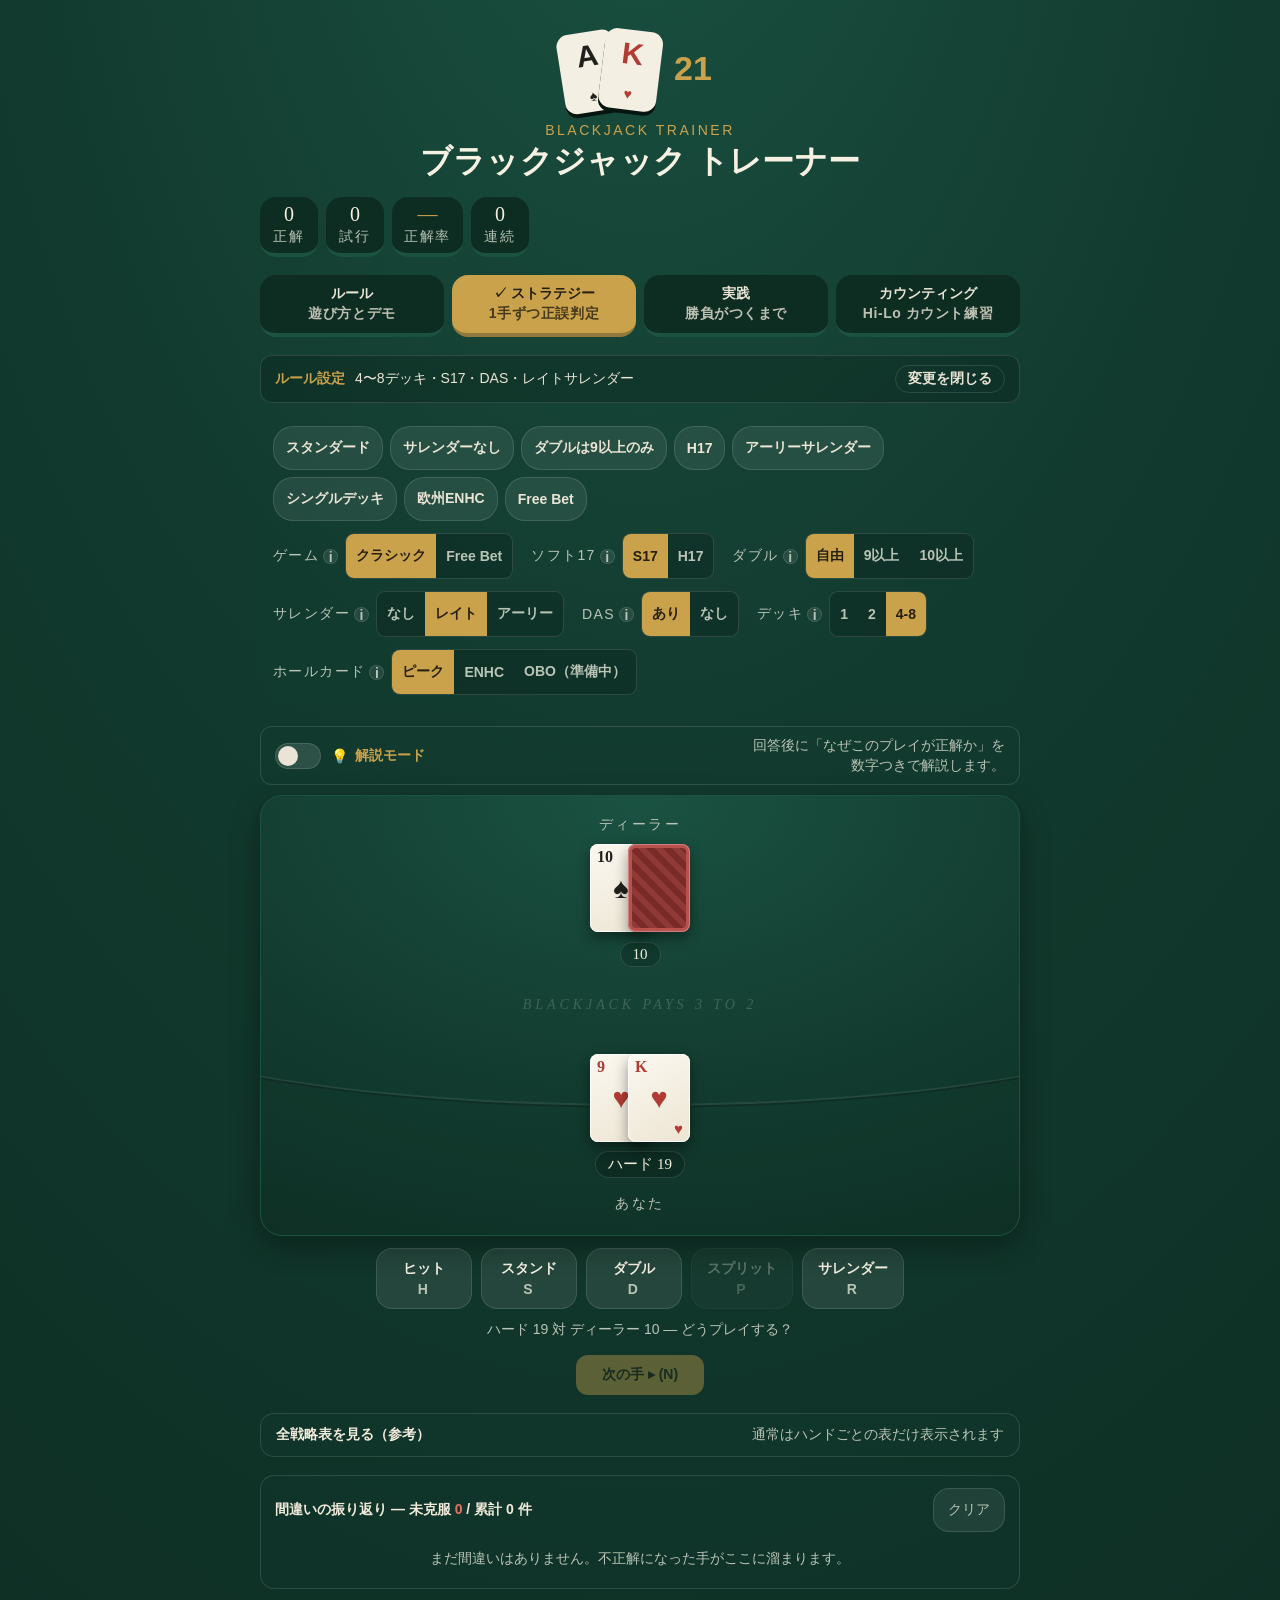
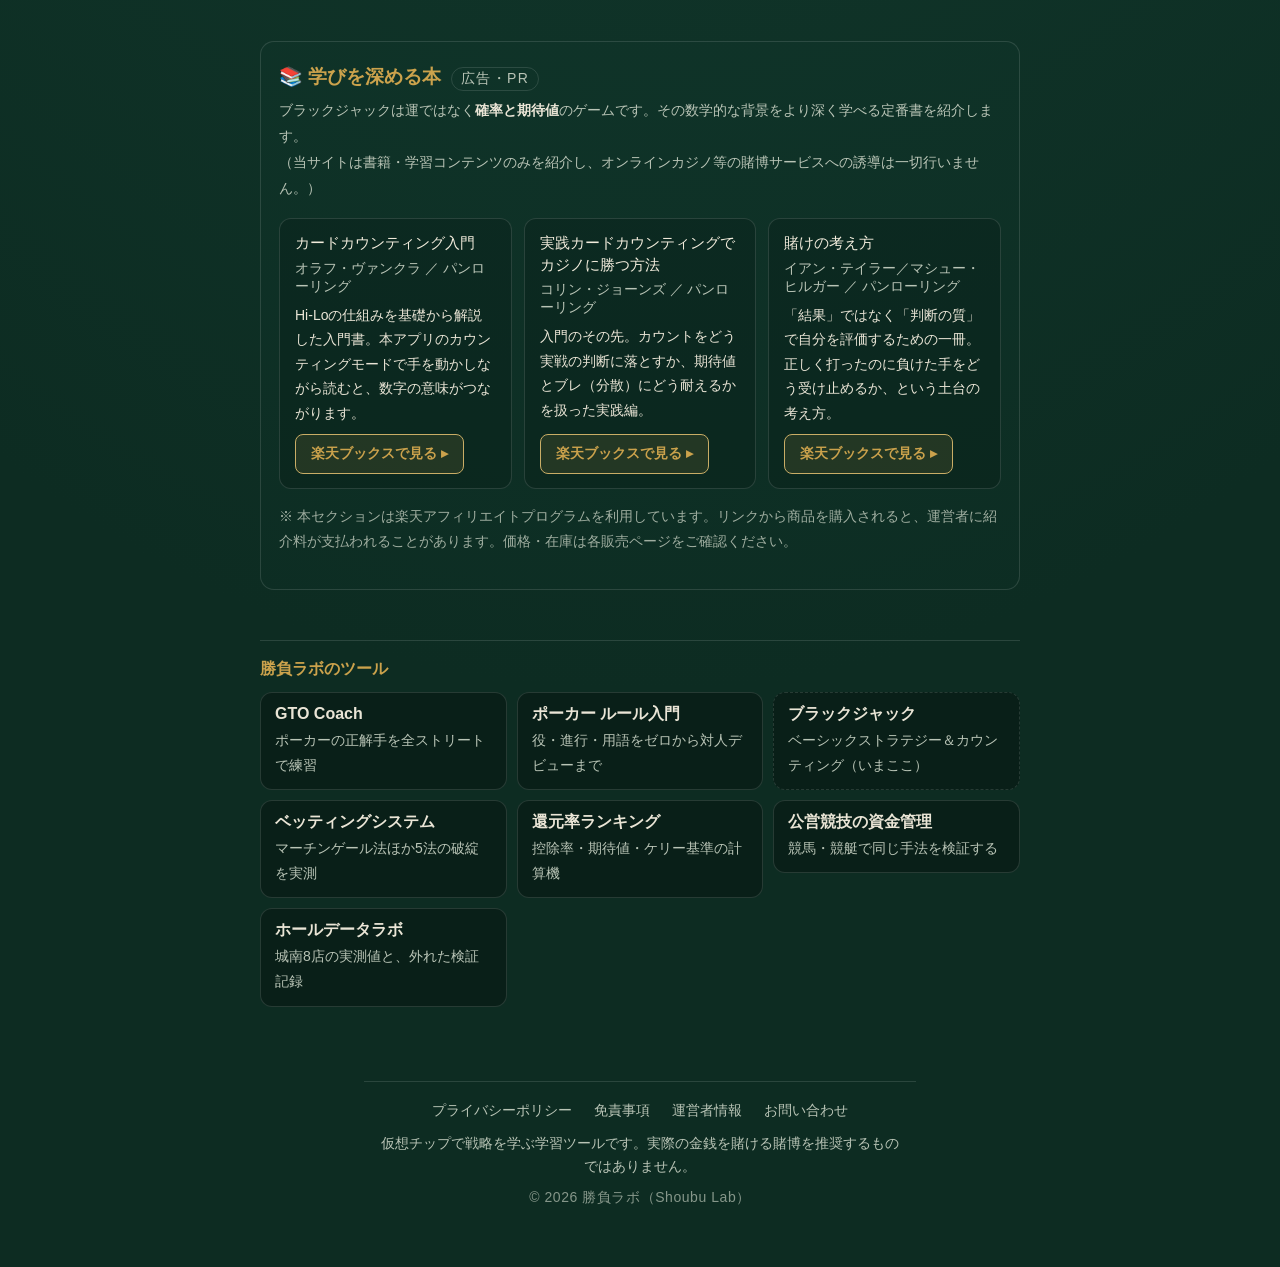
<file: index.html>
<!doctype html>
<html lang="ja">
<head>
<meta charset="utf-8">
<meta name="viewport" content="width=device-width, initial-scale=1">
<title>ブラックジャック トレーナー — 基本戦略＆カードカウンティング練習 | 勝負ラボ</title>
<meta name="description" content="ブラックジャックの基本戦略（ベーシックストラテジー）とカードカウンティングを無料で練習できる学習ツール。ルール別の戦略表、1手ごとの正誤判定と解説、勝負がつくまでの実践モード、間違いの振り返り付き。仮想チップで学ぶ練習用です。">
<meta name="robots" content="index,follow">
<link rel="canonical" href="https://bj.shoubu-lab.com/">
<meta name="theme-color" content="#123a2e">
<meta property="og:type" content="website">
<meta property="og:title" content="ブラックジャック トレーナー — 基本戦略＆カウンティング練習">
<meta property="og:image" content="https://bj.shoubu-lab.com/og_bj.jpg">
<meta property="og:image:width" content="1200">
<meta property="og:image:height" content="630">
<meta name="twitter:image" content="https://bj.shoubu-lab.com/og_bj.jpg">
<meta property="og:description" content="無料で使えるブラックジャック基本戦略・カウンティングの学習ツール。仮想チップで戦略を学ぶ練習用です。">
<meta property="og:site_name" content="勝負ラボ">
<style>
  :root{
    --felt:#123a2e; --felt-2:#0d2c22; --felt-line:#1c5240; --felt-hi:#1a5241;
    --ivory:#f4efe3; --card-ink:#20201d; --card-red:#b23b34;
    --ink:#eae5d6; --ink-dim:#a7b3a4;
    --gold:#cba24c; --gold-dim:#8f7a3c;
    --good:#2f7d49; --good-hi:#5ec37e;
    --bad:#a93a2e; --bad-hi:#e07567;
    --cell-h:#2f7d5b; --cell-s:#b1463a; --cell-d:#c99a3c; --cell-p:#6f5aa6; --cell-r:#5f6b6a;
    --panel:#16473818; --border:#ffffff1f;
    --shadow:0 10px 30px #00000055;
    --serif:"Iowan Old Style","Palatino Linotype",Palatino,Georgia,"Times New Roman",serif;
    --ui:-apple-system,BlinkMacSystemFont,"Segoe UI",Roboto,"Helvetica Neue",Arial,sans-serif;
    --mono:ui-monospace,"SF Mono",Menlo,Consolas,monospace;
  }
  *{box-sizing:border-box}
  body{margin:0}
  .app{
    min-height:100vh;
    background:radial-gradient(120% 90% at 50% -10%, #1a5241 0%, var(--felt) 42%, var(--felt-2) 100%);
    color:var(--ink); font-family:var(--ui); padding:22px 16px 60px;
    display:flex; flex-direction:column; align-items:center; gap:18px;
  }
  .wrap{width:100%; max-width:760px; display:flex; flex-direction:column; gap:18px}

  header.hd{display:flex; align-items:flex-end; justify-content:space-between; gap:16px; flex-wrap:wrap}
  .title{display:flex; flex-direction:column; gap:2px}
  .title h1{font-family:var(--serif); font-weight:600; margin:0; font-size:clamp(20px,3.4vw,28px); letter-spacing:.3px; color:#f6f1e2}
  .title .sub{font-size:11px; letter-spacing:.18em; text-transform:uppercase; color:var(--gold)}
  .stats{display:flex; gap:8px}
  .stat{background:var(--panel); border:1px solid var(--border); border-radius:12px; padding:7px 12px; text-align:center; min-width:58px}
  .stat .n{font-family:var(--serif); font-size:20px; font-variant-numeric:tabular-nums; color:#f6f1e2; line-height:1}
  .stat .l{font-size:9.5px; letter-spacing:.12em; text-transform:uppercase; color:var(--ink-dim); margin-top:4px}
  .stat .n.acc{color:var(--gold)}

  /* mode tabs */
  .modetabs{display:flex; gap:8px; background:#00000026; border:1px solid var(--border); border-radius:12px; padding:5px}
  .modetabs button{flex:1; appearance:none; border:0; background:transparent; color:var(--ink-dim); font-family:var(--ui); font-weight:700; font-size:14px; padding:10px; border-radius:8px; cursor:pointer; transition:background .15s,color .15s}
  .modetabs button[aria-selected="true"]{background:var(--gold); color:#241f10}
  .modetabs button .s{display:block; font-size:10px; font-weight:600; letter-spacing:.04em; opacity:.8; margin-top:2px}

  /* rules bar */
  .rules{background:var(--panel); border:1px solid var(--border); border-radius:14px; padding:11px 13px; display:flex; flex-wrap:wrap; gap:12px 18px; align-items:center}
  .rgroup{display:flex; align-items:center; gap:7px}
  .rgroup > .lab{font-size:10px; letter-spacing:.1em; text-transform:uppercase; color:var(--ink-dim); display:inline-flex; align-items:center; gap:1px}
  .info{position:relative; appearance:none; padding:0; margin-left:3px; width:15px; height:15px; flex:0 0 auto;
    border:1px solid var(--border); background:#ffffff14; color:var(--ink-dim); border-radius:50%;
    font-family:var(--ui); font-size:10px; font-weight:700; line-height:1; cursor:pointer; transition:background .15s,color .15s}
  .info:hover,.info:focus-visible,.info.open{background:var(--gold); color:#241f10; border-color:var(--gold); outline:none}
  .info .tip{display:none; position:absolute; left:50%; top:calc(100% + 9px); transform:translateX(-50%);
    width:min(300px,74vw); background:#0b241c; border:1px solid var(--gold-dim); border-radius:10px; padding:10px 12px;
    font-size:11.5px; font-weight:500; line-height:1.65; color:var(--ink); text-align:left; text-transform:none;
    letter-spacing:0; white-space:normal; z-index:60; box-shadow:0 10px 26px #000000a0}
  .info .tip::before{content:""; position:absolute; left:calc(50% + var(--arrow-dx,0px)); top:-5px; transform:translateX(-50%) rotate(45deg);
    width:8px; height:8px; background:#0b241c; border-left:1px solid var(--gold-dim); border-top:1px solid var(--gold-dim)}
  .info:hover .tip,.info:focus-visible .tip,.info.open .tip{display:block}
  .info .tip b{color:var(--gold)}
  .seg{display:inline-flex; background:#0000002e; border:1px solid var(--border); border-radius:9px; overflow:hidden}
  .seg button{appearance:none; border:0; background:transparent; color:var(--ink-dim); font-family:var(--ui); font-size:12px; font-weight:600; padding:6px 10px; cursor:pointer; transition:background .15s,color .15s}
  .seg button[aria-pressed="true"]{background:var(--gold); color:#241f10}
  .seg button:hover:not([aria-pressed="true"]){color:var(--ink)}
  .fbnote{display:none; font-size:12px; line-height:1.55; color:var(--ink-dim); background:#cba24c14; border:1px solid #cba24c44; border-radius:12px; padding:10px 14px}
  .fbnote b{color:var(--gold)}
  .presets{display:flex; gap:7px; flex-wrap:wrap; width:100%}
  .preset{appearance:none; cursor:pointer; font-family:var(--ui); font-size:11.5px; font-weight:600; color:var(--ink); background:#ffffff14; border:1px solid var(--border); border-radius:20px; padding:5px 12px; transition:background .15s,border-color .15s}
  .preset:hover{background:#ffffff26; border-color:var(--gold-dim)}

  /* felt casino table (vertical) */
  .felt{
    background:radial-gradient(120% 130% at 50% 0%, var(--felt-hi) 0%, var(--felt) 55%, var(--felt-2) 100%);
    border:1px solid var(--felt-line); border-radius:22px; box-shadow:var(--shadow);
    padding:20px 18px 22px; position:relative; overflow:hidden;
    display:flex; flex-direction:column; align-items:center; gap:6px;
  }
  .zone{display:flex; flex-direction:column; align-items:center; gap:8px; width:100%; z-index:1}
  .rlabel{font-size:10.5px; letter-spacing:.18em; text-transform:uppercase; color:var(--ink-dim)}
  .table-mid{position:relative; width:100%; height:60px; display:flex; align-items:center; justify-content:center; margin:2px 0}
  .table-mid::before{content:""; position:absolute; left:50%; top:50%; transform:translate(-50%,-50%); width:150%; height:200px; border-bottom:2px solid #ffffff14; border-radius:50%; box-shadow:0 2px 0 #00000030}
  .table-mid .arc{font-family:var(--serif); font-style:italic; letter-spacing:.28em; font-size:11px; color:#ffffff2e; text-transform:uppercase}
  .cards{display:flex; min-height:92px; align-items:center}
  .cards .card:not(:first-child){margin-left:-24px}
  .handtag{font-family:var(--serif); font-size:15px; color:#f2ecdc; background:#00000030; border:1px solid var(--border); padding:3px 12px; border-radius:20px}
  .phands{display:flex; gap:12px; flex-wrap:wrap; justify-content:center; width:100%}
  .phand{display:flex; flex-direction:column; align-items:center; gap:7px; padding:8px 10px; border-radius:14px;
    border:1px solid transparent; transition:border-color .15s, background .15s}
  .phand.active{border-color:var(--gold); background:#cba24c14; box-shadow:0 0 0 1px #cba24c33}
  .phands.multi .card{width:48px; height:68px}
  .phands.multi .card .rk{font-size:13px; top:4px; left:5px}
  .phands.multi .card .mid{font-size:22px}
  .phands.multi .card .st{font-size:12px; bottom:3px; right:5px}
  .phands.multi .cards .card:not(:first-child){margin-left:-18px}
  .phands.multi .handtag{font-size:12.5px; padding:2px 9px}
  .rbadge{font-size:10.5px; font-weight:800; letter-spacing:.1em; padding:3px 11px; border-radius:20px}
  .rbadge.win{background:var(--good); color:#eafff0}
  .rbadge.lose{background:var(--bad); color:#fff0ee}
  .rbadge.push{background:#5f6b6a; color:#f0f2f0}
  .rbadge.surr{background:#4a5250; color:#d8ddda}
  .r-win{color:var(--good-hi)} .r-lose{color:var(--bad-hi)} .r-push,.r-surr{color:var(--ink-dim)}

  .card{width:62px; height:88px; border-radius:8px; background:linear-gradient(150deg,#fbf8f0,#ede5d3); color:var(--card-ink); box-shadow:0 6px 14px #0006, inset 0 0 0 1px #ffffffcc; position:relative; font-family:var(--serif); flex:0 0 auto}
  .card .rk{position:absolute; top:5px; left:7px; font-size:16px; font-weight:600; line-height:1}
  .card .st{position:absolute; bottom:4px; right:7px; font-size:15px}
  .card .mid{position:absolute; inset:0; display:flex; align-items:center; justify-content:center; font-size:29px}
  .card.red{color:var(--card-red)}
  .card.back{background:repeating-linear-gradient(45deg,#7a2b28,#7a2b28 6px,#8f3a36 6px,#8f3a36 12px); box-shadow:0 6px 14px #0006, inset 0 0 0 1px #ffffff44, inset 0 0 0 4px #b9524d}
  .card.big{width:96px; height:136px}
  .card.big .rk{font-size:24px; top:8px; left:11px}
  .card.big .mid{font-size:48px}
  .card.big .st{font-size:22px; bottom:7px; right:11px}
  /* ===== スマホ最適化（メイン端末） ===== */
  @media (max-width:560px){
    .app{padding:14px 10px 46px; gap:14px}
    .wrap{gap:14px}
    header.hd{gap:10px}
    .stats{gap:6px; width:100%}
    .stat{flex:1; min-width:0; padding:6px 4px}
    .stat .n{font-size:18px}
    .stat .l{font-size:9px; letter-spacing:.06em}

    /* タブ：副題を隠して1行に収める（折り返し防止） */
    .modetabs{gap:3px; padding:4px}
    .modetabs button{padding:11px 2px; font-size:12px; line-height:1.2; letter-spacing:-.02em; white-space:nowrap}
    .modetabs button .s{display:none}
    .psummary{gap:6px}
    .psummary .pcell{min-width:0; padding:8px 4px}
    .psummary .pcell .pn{font-size:18px}
    .psummary .pcell .pl{font-size:9px; letter-spacing:0}

    /* タップ標的を指のサイズへ（44px目安） */
    .seg button{min-height:42px; padding:0 14px; font-size:13px}
    .preset{min-height:40px; padding:0 15px; font-size:12.5px}
    .dchip{min-height:40px; padding:0 15px; font-size:12.5px}
    .info{width:24px; height:24px; font-size:12px; margin-left:5px}
    .act{min-height:60px; font-size:14px; padding:11px 10px; min-width:0; flex:1 1 30%}
    .next{min-height:48px; width:100%; padding:11px 20px; font-size:15px}
    .tag{min-height:52px}

    /* 余白を詰めて本文の横幅を稼ぐ */
    .rules{padding:10px; gap:10px 12px}
    .rsec{padding:15px 14px}
    .rsec h3{font-size:17.5px}
    .rsec p,.keypt{font-size:14px; line-height:1.85}
    .felt{padding:16px 10px 18px}
    .demofelt{padding:16px 8px}
    .demohead{padding:12px 12px; gap:7px}
    .demohead h3{width:100%; margin-right:0; margin-bottom:2px}
    .dbar{padding:12px; gap:9px}
    .dnote{font-size:14px; padding:13px 14px}
    .review,.countpanel .hilo,.cControls{padding:12px}
    .expbar{padding:9px 11px; gap:9px}
    .expbar .sub{font-size:10px}
    .explain{padding:14px 14px}
    .explain .eh{font-size:16px; flex-wrap:wrap; gap:6px}
    .explain li{font-size:14px}
    .explain .proceed{min-height:48px}

    /* 戦略表：横スクロールで潰さない */
    .full .inner{overflow-x:auto}
    .ctable{min-width:330px}
  }
  @media (prefers-reduced-motion:no-preference){
    .deal{animation:deal .3s cubic-bezier(.2,.8,.3,1) both}
    @keyframes deal{from{opacity:0; transform:translateY(-12px) rotate(-4deg)} to{opacity:1; transform:none}}
    .pop{animation:pop .18s ease both}
    @keyframes pop{from{opacity:0; transform:scale(.9)} to{opacity:1; transform:none}}
  }

  .actions{display:flex; gap:9px; flex-wrap:wrap; justify-content:center; margin-top:12px}
  .act{appearance:none; cursor:pointer; font-family:var(--ui); font-weight:700; font-size:13.5px; color:#f4efe3; background:#ffffff16; border:1px solid var(--border); border-radius:12px; padding:11px 15px; min-width:96px; transition:transform .1s, background .15s, border-color .15s, opacity .15s}
  .act .key{display:block; font-size:9px; letter-spacing:.16em; color:var(--ink-dim); margin-top:3px; font-weight:600}
  .act:hover:not(:disabled){background:#ffffff2b; border-color:var(--gold-dim)}
  .act:active:not(:disabled){transform:translateY(1px)}
  .act:disabled{opacity:.32; cursor:not-allowed}
  .act.correct{background:var(--good); border-color:var(--good-hi); color:#eafff0}
  .act.wrong{background:var(--bad); border-color:var(--bad-hi); color:#fff0ee}
  .act.reveal{outline:2px solid var(--good-hi); outline-offset:2px}

  .feedback{min-height:24px; text-align:center; font-size:14px; display:flex; flex-direction:column; gap:4px; align-items:center; margin-top:12px}
  .feedback .verdict{font-family:var(--serif); font-size:19px}
  .feedback .verdict.ok{color:var(--good-hi)}
  .feedback .verdict.no{color:var(--bad-hi)}
  .feedback .detail{color:var(--ink-dim); font-size:13px}
  .feedback .detail b{color:var(--gold)}

  /* 解説モード */
  .expbar{display:flex; align-items:center; gap:10px; background:var(--panel); border:1px solid var(--border);
    border-radius:12px; padding:9px 14px; margin-bottom:10px}
  .expbar .lead{font-size:12.5px; color:var(--ink); display:flex; align-items:center; gap:7px}
  .expbar .lead b{color:var(--gold)}
  .expbar .sub{font-size:11px; color:var(--ink-dim); margin-left:auto; text-align:right; line-height:1.4}
  .switch{position:relative; width:46px; height:26px; flex:0 0 auto; cursor:pointer}
  .switch input{position:absolute; opacity:0; width:100%; height:100%; margin:0; cursor:pointer}
  .switch .track{position:absolute; inset:0; background:#ffffff1f; border:1px solid var(--border); border-radius:20px; transition:background .15s}
  .switch .knob{position:absolute; top:3px; left:3px; width:20px; height:20px; border-radius:50%; background:#e9e4d5; transition:transform .18s}
  .switch input:checked ~ .track{background:var(--gold)}
  .switch input:checked ~ .knob{transform:translateX(20px); background:#241f10}
  .switch input:focus-visible ~ .track{outline:2px solid var(--gold); outline-offset:2px}
  .explain{display:none; background:#cba24c10; border:1px solid var(--gold-dim); border-radius:14px;
    padding:15px 17px; margin-top:12px; text-align:left; width:100%}
  .explain.show{display:block; animation:fadeup .25s ease}
  @keyframes fadeup{from{opacity:0; transform:translateY(6px)}to{opacity:1; transform:none}}
  .explain .eh{font-family:var(--serif); font-size:16.5px; color:var(--gold); margin-bottom:9px; line-height:1.4;
    display:flex; align-items:baseline; gap:8px}
  .explain .eh .badge{font-family:var(--ui); font-size:10.5px; font-weight:800; letter-spacing:.08em;
    background:var(--gold); color:#241f10; padding:3px 9px; border-radius:20px; white-space:nowrap; flex:0 0 auto}
  .explain ul{list-style:none; display:flex; flex-direction:column; gap:8px; margin:0}
  .explain li{position:relative; padding-left:20px; font-size:13.5px; line-height:1.8; color:var(--ink)}
  .explain li::before{content:""; position:absolute; left:4px; top:11px; width:6px; height:6px; border-radius:50%;
    background:var(--gold); opacity:.7}
  .explain b{color:var(--gold)}
  .explain .em{color:var(--bad-hi); font-weight:700}
  .explain .counter{margin-top:11px; padding:10px 13px; background:#00000030; border-radius:10px;
    font-size:12.5px; line-height:1.7; color:var(--ink-dim)}
  .explain .counter b{color:#f0e6cf}
  .explain .proceed{margin-top:14px; appearance:none; cursor:pointer; font-family:var(--ui); font-weight:800;
    font-size:14px; color:#241f10; background:var(--gold); border:0; border-radius:10px; padding:11px 22px; width:100%}

  /* 実践セッション */
  .psession{background:var(--panel); border:1px solid var(--border); border-radius:14px; padding:14px 16px; margin-top:16px; display:flex; flex-direction:column; gap:12px}
  .psummary{display:flex; gap:10px; flex-wrap:wrap}
  .psummary .pcell{flex:1; min-width:78px; background:#00000030; border:1px solid var(--border); border-radius:11px; padding:9px 10px; text-align:center}
  .psummary .pcell .pn{font-family:var(--serif); font-size:21px; font-variant-numeric:tabular-nums; color:#f6f1e2; line-height:1}
  .psummary .pcell .pl{font-size:10px; letter-spacing:.08em; color:var(--ink-dim); margin-top:5px}
  .psummary .pcell.acc .pn{color:var(--gold)}
  .psummary .pcell .wl{font-size:13px; margin-top:5px; color:var(--ink-dim)}
  .prev-head{display:flex; align-items:center; gap:10px; font-size:12.5px; color:var(--ink); flex-wrap:wrap}
  .prev-head b{color:var(--gold)}
  .pl-filter{display:inline-flex; align-items:center; gap:6px; font-size:12px; color:var(--ink-dim); cursor:pointer; user-select:none}
  .pl-filter input{width:16px; height:16px; accent-color:var(--gold); cursor:pointer}
  .prev-head .rev-clear{margin-left:auto}
  .plrow{display:flex; align-items:center; gap:9px; padding:9px 11px; border-radius:10px; background:#00000026; border:1px solid var(--border)}
  .plrow.ng{border-color:#b0483d55; background:#b0483d12}
  .plrow .mk{width:22px; height:22px; flex:0 0 auto; border-radius:50%; display:grid; place-items:center; font-size:12px; font-weight:800}
  .plrow.ok .mk{background:var(--good); color:#eafff0}
  .plrow.ng .mk{background:var(--bad); color:#fff0ee}
  .plrow .plhand{font-family:var(--serif); font-size:14px; color:#f2ecdc; min-width:0}
  .plrow .plact{margin-left:auto; font-size:12.5px; text-align:right; white-space:nowrap}
  .plrow .plact .you{color:var(--ink-dim)}
  .plrow.ng .plact .cor{color:var(--good-hi); font-weight:700}
  .plrow .rnd{font-size:10px; color:var(--ink-dim); letter-spacing:.06em}

  /* situation-only strategy strip */
  .situation{display:none; flex-direction:column; align-items:center; gap:7px; margin-top:6px}
  .situation.show{display:flex}
  .situation .cap{font-size:11px; letter-spacing:.1em; text-transform:uppercase; color:var(--gold)}
  table.sc{border-collapse:separate; border-spacing:3px; font-variant-numeric:tabular-nums}
  table.sc th, table.sc td{width:30px; height:26px; text-align:center; font-size:12px; font-weight:700; border-radius:5px; color:#f4efe3}
  table.sc th{color:var(--ink-dim); font-weight:600; background:transparent; font-size:11px}
  table.sc td[data-a="H"]{background:var(--cell-h)} table.sc td[data-a="S"]{background:var(--cell-s)}
  table.sc td[data-a="D"]{background:var(--cell-d); color:#241f10} table.sc td[data-a="P"]{background:var(--cell-p)}
  table.sc td[data-a="R"]{background:var(--cell-r)}
  table.sc td.hl{outline:3px solid #fff; outline-offset:-1px; box-shadow:0 0 0 2px #000, 0 0 12px #ffffffaa}
  .minilegend{display:flex; gap:10px; flex-wrap:wrap; font-size:10.5px; color:var(--ink-dim); justify-content:center}
  .minilegend i{width:11px; height:11px; border-radius:3px; display:inline-block; vertical-align:-1px; margin-right:4px}
  .situation .cap b{color:#f6f1e2}
  .situation .scwrap{overflow-x:auto; max-width:100%; padding:2px 0}

  /* mistake review */
  .review{background:var(--panel); border:1px solid var(--border); border-radius:14px; padding:12px 14px; margin-top:18px; display:flex; flex-direction:column; gap:10px}
  .rev-head{display:flex; justify-content:space-between; align-items:center; font-size:13px; color:#f2ecdc; font-weight:600; gap:10px; flex-wrap:wrap}
  .rev-head b{color:var(--bad-hi); font-variant-numeric:tabular-nums}
  .rev-clear{appearance:none; cursor:pointer; font-size:11px; color:var(--ink-dim); background:#ffffff12; border:1px solid var(--border); border-radius:16px; padding:5px 12px}
  .rev-clear:hover{color:var(--ink)}
  .rev-list{display:flex; flex-direction:column; gap:7px}
  .rev-empty{font-size:12px; color:var(--ink-dim); text-align:center; padding:8px}
  .rev-item{display:flex; align-items:center; gap:10px; flex-wrap:wrap; background:#00000026; border:1px solid var(--border); border-radius:10px; padding:8px 11px; font-size:12.5px}
  .rev-item.done{opacity:.5}
  .rev-hand{font-family:var(--serif); color:#f2ecdc; min-width:120px}
  .rev-ans{color:var(--ink-dim); margin-right:auto}
  .rev-ans b.no{color:var(--bad-hi)} .rev-ans b.ok{color:var(--good-hi)}
  .rev-ctx{font-size:10.5px; color:var(--ink-dim); font-family:var(--mono)}
  .rev-retry{appearance:none; cursor:pointer; font-size:11.5px; font-weight:700; color:#241f10; background:var(--gold); border:0; border-radius:16px; padding:6px 14px}
  .rev-retry:hover{filter:brightness(1.07)}
  .rev-retry:disabled{background:#3f9b5b; color:#eafff0; cursor:default}

  .nextbar{display:flex; justify-content:center; margin-top:10px}
  .next{appearance:none; cursor:pointer; font-family:var(--ui); font-weight:700; font-size:14px; color:#241f10; background:var(--gold); border:0; border-radius:12px; padding:11px 26px; transition:filter .15s, opacity .15s}
  .next:hover{filter:brightness(1.07)} .next:disabled{opacity:.4; cursor:default}

  details.full{background:var(--panel); border:1px solid var(--border); border-radius:14px; overflow:hidden}
  details.full summary{cursor:pointer; list-style:none; padding:12px 15px; font-weight:600; font-size:13px; color:#f2ecdc; display:flex; justify-content:space-between}
  details.full summary::-webkit-details-marker{display:none}
  details.full summary .hint{font-size:11px; color:var(--ink-dim); font-weight:500}
  .fullbody{padding:4px 14px 16px; overflow-x:auto}
  .fullcols{display:flex; flex-direction:column; gap:14px}
  .ctitle{font-size:10.5px; letter-spacing:.12em; text-transform:uppercase; color:var(--gold); margin:2px 0 6px}

  /* counting mode */
  .hidden{display:none !important}
  /* ===== ルールモード ===== */
  .rulepanel{display:flex; flex-direction:column; gap:16px}
  .rsec{background:var(--panel); border:1px solid var(--border); border-radius:14px; padding:16px 18px}
  .rsec h3{font-family:var(--serif); font-size:19px; font-weight:600; color:var(--gold); margin-bottom:10px;
    display:flex; align-items:baseline; gap:9px}
  .rsec h3 .num{font-family:var(--ui); font-size:10px; font-weight:800; letter-spacing:.12em; color:var(--ink-dim);
    border:1px solid var(--border); border-radius:20px; padding:2px 8px}
  .rsec p{font-size:13.5px; line-height:1.85; color:var(--ink); margin-bottom:9px}
  .rsec p:last-child{margin-bottom:0}
  .rsec b{color:var(--gold)}
  .rsec .em{color:var(--bad-hi); font-weight:700}
  .rtable{width:100%; border-collapse:collapse; font-size:13px; margin:4px 0 10px}
  .rtable th,.rtable td{border:1px solid var(--border); padding:7px 10px; text-align:left; vertical-align:top}
  .rtable th{background:#00000030; color:var(--ink-dim); font-size:11px; letter-spacing:.06em; font-weight:700}
  .rtable td:first-child{white-space:nowrap; color:var(--gold); font-weight:700; width:1%}
  .rtwrap{overflow-x:auto}
  .keypt{background:#cba24c12; border-left:3px solid var(--gold); border-radius:0 8px 8px 0;
    padding:10px 13px; font-size:13px; line-height:1.75; color:var(--ink); margin-top:4px}
  .keypt b{color:var(--gold)}
  /* デモ */
  .demo{background:var(--panel); border:1px solid var(--border); border-radius:14px; overflow:hidden}
  .demohead{display:flex; flex-wrap:wrap; gap:8px; align-items:center; padding:13px 16px; border-bottom:1px solid var(--border)}
  .demohead h3{font-family:var(--serif); font-size:19px; color:var(--gold); margin-right:auto}
  .dchip{appearance:none; border:1px solid var(--border); background:#ffffff10; color:var(--ink-dim);
    font-family:var(--ui); font-size:11.5px; font-weight:700; padding:6px 12px; border-radius:20px; cursor:pointer;
    transition:background .15s,color .15s,border-color .15s}
  .dchip:hover{color:var(--ink); border-color:var(--gold-dim)}
  .dchip[aria-pressed="true"]{background:var(--gold); color:#241f10; border-color:var(--gold)}
  .demofelt{background:radial-gradient(ellipse at 50% 12%, #1d5f4a 0%, #144536 55%, #0e3328 100%);
    padding:20px 16px; display:flex; flex-direction:column; align-items:center; gap:14px; min-height:230px}
  .dzone{display:flex; flex-direction:column; align-items:center; gap:7px; width:100%}
  .dzone .rlabel{font-size:10px; letter-spacing:.22em; color:#ffffff66; text-transform:uppercase}
  .dhands{display:flex; gap:14px; flex-wrap:wrap; justify-content:center}
  .dhand{display:flex; flex-direction:column; align-items:center; gap:6px; padding:6px 8px; border-radius:12px;
    border:1px solid transparent}
  .dhand.on{border-color:var(--gold); background:#cba24c14}
  .demofelt .card{width:52px; height:74px}
  .demofelt .card .rk{font-size:14px; top:5px; left:6px}
  .demofelt .card .mid{font-size:24px}
  .demofelt .card .st{font-size:13px; bottom:4px; right:6px}
  .demofelt .cards .card:not(:first-child){margin-left:-14px}
  .dnote{background:#00000038; border:1px solid var(--border); border-radius:12px; padding:13px 16px;
    font-size:13.5px; line-height:1.8; color:var(--ink); min-height:64px}
  .dnote b{color:var(--gold)}
  .dnote .who{display:block; font-size:10px; letter-spacing:.14em; text-transform:uppercase; color:var(--ink-dim); margin-bottom:5px}
  .dbar{display:flex; gap:10px; align-items:center; padding:12px 16px; border-top:1px solid var(--border); flex-wrap:wrap}
  .dbtn{appearance:none; border:1px solid var(--gold-dim); background:var(--gold); color:#241f10;
    font-family:var(--ui); font-weight:800; font-size:13.5px; padding:10px 20px; border-radius:10px; cursor:pointer}
  .dbtn.ghost{background:transparent; color:var(--ink-dim); border-color:var(--border); font-weight:700}
  .dbtn:disabled{opacity:.4; cursor:default}
  .dprog{margin-left:auto; font-size:11.5px; color:var(--ink-dim); font-variant-numeric:tabular-nums}
  .dsteps{display:flex; gap:4px}
  .dsteps i{width:16px; height:3px; border-radius:2px; background:#ffffff2a; transition:background .2s}
  .dsteps i.on{background:var(--gold)}

  .countpanel{display:flex; flex-direction:column; gap:16px}
  .hilo{background:var(--panel); border:1px solid var(--border); border-radius:12px; padding:12px 15px; font-size:13px; line-height:1.6; color:var(--ink)}
  .hilo b{color:var(--gold)} .hilo .cv{font-family:var(--mono); font-weight:700; white-space:nowrap}
  .subtabs{display:flex; gap:7px}
  .subtabs button{flex:1; appearance:none; border:1px solid var(--border); background:#00000026; color:var(--ink-dim); font-family:var(--ui); font-weight:700; font-size:13px; padding:9px; border-radius:10px; cursor:pointer}
  .subtabs button[aria-selected="true"]{background:var(--felt-hi); color:#f4efe3; border-color:var(--gold-dim)}
  .cControls{display:flex; flex-wrap:wrap; gap:12px 18px; align-items:center; background:var(--panel); border:1px solid var(--border); border-radius:12px; padding:11px 14px}
  .cControls label{font-size:11px; letter-spacing:.08em; text-transform:uppercase; color:var(--ink-dim); display:flex; align-items:center; gap:8px}
  .cControls input[type=range]{accent-color:var(--gold)}
  .cControls .val{font-family:var(--mono); color:var(--gold); font-size:12px; min-width:34px}
  .chk{display:flex; align-items:center; gap:6px; font-size:12px; color:var(--ink); text-transform:none; letter-spacing:0}

  .fl0area{background:radial-gradient(120% 130% at 50% 0%, var(--felt-hi), var(--felt-2)); border:1px solid var(--felt-line); border-radius:20px; box-shadow:var(--shadow); min-height:210px; display:flex; flex-direction:column; align-items:center; justify-content:center; gap:14px; padding:22px}
  .flashcards{min-height:140px; display:flex; align-items:center; justify-content:center}
  .progress{font-size:12px; color:var(--ink-dim); font-variant-numeric:tabular-nums; letter-spacing:.05em}
  .tagbtns{display:flex; gap:10px; justify-content:center}
  .tag{appearance:none; cursor:pointer; font-family:var(--serif); font-weight:600; font-size:20px; color:#f4efe3; background:#ffffff16; border:1px solid var(--border); border-radius:12px; width:78px; padding:12px 0; transition:background .12s, transform .1s}
  .tag .k{display:block; font-family:var(--ui); font-size:9px; letter-spacing:.14em; color:var(--ink-dim); margin-top:2px}
  .tag:hover:not(:disabled){background:#ffffff2b} .tag:active:not(:disabled){transform:translateY(1px)} .tag:disabled{opacity:.35}
  .tag.correct{background:var(--good); color:#eafff0} .tag.wrong{background:var(--bad); color:#fff0ee}
  .countinput{display:flex; gap:8px; align-items:center; justify-content:center}
  .countinput input{width:88px; font-family:var(--mono); font-size:20px; text-align:center; padding:8px; border-radius:10px; border:1px solid var(--border); background:#00000040; color:#f6f1e2}
  .countinput input:focus{outline:2px solid var(--gold)}
  .btn{appearance:none; cursor:pointer; font-family:var(--ui); font-weight:700; font-size:14px; border:0; border-radius:12px; padding:11px 22px}
  .btn.gold{background:var(--gold); color:#241f10} .btn.gold:hover{filter:brightness(1.07)}
  .btn.ghost{background:#ffffff16; color:#f4efe3; border:1px solid var(--border)} .btn.ghost:hover{background:#ffffff2b}
  .btn:disabled{opacity:.4; cursor:default}
  .cfeed{min-height:24px; text-align:center; font-size:14px; color:var(--ink-dim)}
  .cfeed .verdict{font-family:var(--serif); font-size:18px} .cfeed .ok{color:var(--good-hi)} .cfeed .no{color:var(--bad-hi)}
  .cfeed b{color:var(--gold)}
  .cactions{display:flex; gap:10px; justify-content:center; flex-wrap:wrap}
  .foot{font-size:11px; color:var(--ink-dim); text-align:center}
  /* サイト共通フッター（法務ページ導線） */
  .sitefoot{max-width:760px; margin:34px auto 0; padding:20px 16px 0; border-top:1px solid var(--border); text-align:center}
  .sf-links{display:flex; gap:12px 22px; flex-wrap:wrap; justify-content:center; margin-bottom:12px}
  .sf-links a{color:var(--ink-dim); text-decoration:none; font-size:12.5px}
  .sf-links a:hover{color:var(--gold)}
  .sf-note{font-size:11.5px; color:var(--ink-dim); line-height:1.7; max-width:520px; margin:0 auto 10px}
  .sf-cw{font-size:11px; color:var(--ink-dim); opacity:.7; letter-spacing:.04em}
  /* 学びを深める本（アフィリエイト書籍紹介） */
  .books{max-width:760px; margin:34px auto 0; padding:22px 18px; background:var(--panel); border:1px solid var(--border); border-radius:14px}
  .books-head{display:flex; align-items:baseline; gap:10px; flex-wrap:wrap; margin-bottom:7px}
  .books-head h2{font-family:var(--serif); font-weight:600; font-size:19px; color:var(--gold); margin:0}
  .pr-badge{font-size:10px; letter-spacing:.1em; color:var(--ink-dim); border:1px solid var(--border); border-radius:20px; padding:2px 9px}
  .books-lead{font-size:13px; color:var(--ink-dim); line-height:1.85; margin:0 0 16px}
  .books-lead b{color:var(--ink)}
  .book-grid{display:grid; grid-template-columns:repeat(auto-fit,minmax(215px,1fr)); gap:12px}
  .book{display:flex; flex-direction:column; gap:5px; background:#00000026; border:1px solid var(--border); border-radius:12px; padding:14px 15px}
  .book .bt{font-family:var(--serif); font-size:15px; color:#f2ecdc; line-height:1.45}
  .book .ba{font-size:11px; color:var(--ink-dim)}
  .book .bd{font-size:12.5px; color:var(--ink); line-height:1.75; flex:1; margin:2px 0 4px}
  .book .bl{align-self:flex-start; display:inline-flex; align-items:center; min-height:40px; background:#cba24c1f; border:1px solid var(--gold-dim); color:var(--gold);
    text-decoration:none; font-weight:700; font-size:12.5px; padding:8px 15px; border-radius:8px; transition:background .15s,color .15s}
  .book .bl:hover{background:var(--gold); color:#241f10}
  .books-disc{font-size:10.5px; color:var(--ink-dim); opacity:.85; margin-top:15px; line-height:1.75}
  @media (max-width:560px){ .books{padding:18px 14px} .book-grid{grid-template-columns:1fr} }

/* J517: ルール設定を畳む（Wizard of Odds・BJ系トレーナーは卓が1画面目。設定は要約1行＋開いて変更） */
.rulefold{margin-bottom:10px}
.rulefold>summary{list-style:none;display:flex;align-items:center;gap:10px;flex-wrap:wrap;min-height:48px;padding:8px 14px;border:1px solid var(--border);border-radius:12px;background:#0000002e;cursor:pointer;font-family:var(--ui)}
.rulefold>summary::-webkit-details-marker{display:none}
.rulefold .rf-lab{font-weight:700;font-size:14px;color:var(--gold,#d4a94a)}
.rulefold .rf-cur{flex:1 1 auto;font-size:14px;color:var(--ink)}
.rulefold .rf-go{font-size:14px;font-weight:700;color:var(--ink);border:1px solid var(--border);border-radius:9999px;padding:4px 12px}
.rulefold[open] .rf-go::after{content:"を閉じる"}
.rulefold[open]>summary{margin-bottom:12px}
</style>
<!-- GA4 host-guard J347: 本番ホスト以外(localhost/pages.dev/プレビュー)では計測を送らない -->
<script>(function(){var w=window;w.dataLayer=w.dataLayer||[];w.gtag=function(){w.dataLayer.push(arguments);};if(!/(^|\.)shoubu-lab\.com$/.test(location.hostname))return;gtag('js',new Date());gtag('config','G-2VF02QTTNV');var s=document.createElement('script');s.async=true;s.src='https://www.googletagmanager.com/gtag/js?id=G-2VF02QTTNV';document.head.appendChild(s);})();</script>
<!-- 外部（収益先）離脱クリック計測。正本＝~/Desktop/claude/tools/oc_shared.js -->
<script src="/oc.js" defer></script>
<style>
/* === 勝負ラボ 共通ツールナビ (SL-TOOLS-NAV v1) === */
.sl-tools{
  --slt-ink:var(--text,var(--ink,var(--txt,var(--d-text,#eef2ff))));
  --slt-sub:var(--sub,var(--ink-dim,var(--d-text-muted,#8b96c9)));
  --slt-line:var(--border,var(--line,var(--d-line,#2a3566)));
  --slt-acc:var(--gold,var(--warn,#ffd23e));
  margin:32px 0 20px;padding:18px 0 2px;
  border-top:1px solid var(--slt-line);
}
.sl-tools__lead{margin:0 0 12px;padding:0;font-size:16px;font-weight:700;line-height:1.3;color:var(--slt-acc);}
.sl-tools__list{list-style:none;margin:0;padding:0;display:grid;gap:10px;grid-template-columns:repeat(auto-fit,minmax(230px,1fr));}
.sl-tools__list li{margin:0;padding:0;}
.sl-tools__list li::before{content:none;}
.sl-tools a,.sl-tools .sl-tools__cur{
  display:flex;flex-direction:column;justify-content:center;gap:3px;
  min-height:48px;padding:11px 14px;border-radius:12px;
  border:1px solid var(--slt-line);background:rgba(0,0,0,.28);
  color:var(--slt-ink);text-decoration:none;margin:0;
}
.sl-tools a:hover{border-color:var(--slt-acc);background:rgba(0,0,0,.45);}
.sl-tools .sl-tools__cur{border-style:dashed;}
.sl-tools__t{font-size:16px;font-weight:700;line-height:1.3;}
.sl-tools__d{font-size:14px;line-height:1.8;color:var(--slt-sub);}
@media(max-width:420px){.sl-tools__list{grid-template-columns:1fr;}}
</style>
<style id="y-youth">
/* === 若者向けの型（K30・2026-10-19 週次デザイン）：文字は14px以上・面で浮かせる・主役の画 === */
:root{--gold-dim:#c9ad66;--ink-dim:#b9c4b6}
.title .sub,
.stat .l,
.modetabs button .s,
.rgroup > .lab,
.info,
.info .tip,
.seg button,
.fbnote,
.preset,
.rlabel,
.table-mid .arc,
.phands.multi .card .rk,
.phands.multi .card .st,
.phands.multi .handtag,
.rbadge,
.modetabs button,
.psummary .pcell .pl,
.dchip,
.expbar .sub,
.act,
.act .key,
.feedback .detail,
.expbar .lead,
.explain .eh .badge,
.explain li,
.explain .counter,
.psummary .pcell .wl,
.prev-head,
.pl-filter,
.plrow .mk,
.plrow .plact,
.plrow .rnd,
.situation .cap,
table.sc th,
table.sc td,
.minilegend,
.rev-head,
.rev-clear,
.rev-empty,
.rev-item,
.rev-ctx,
.rev-retry,
details.full summary,
details.full summary .hint,
.ctitle,
.rsec h3 .num,
.rsec p,
.rtable,
.rtable th,
.keypt,
.dzone .rlabel,
.demofelt .card .st,
.dnote,
.dnote .who,
.dbtn,
.dprog,
.hilo,
.subtabs button,
.cControls label,
.cControls .val,
.chk,
.progress,
.tag .k,
.foot,
.sf-links a,
.sf-note,
.sf-cw,
.pr-badge,
.books-lead,
.book .ba,
.book .bd,
.book .bl,
.books-disc{font-size:14px}
.stat .n.acc,.title .sub{color:var(--gold)}
.title h1{font-family:var(--ui);font-weight:700;font-size:clamp(26px,7vw,32px);line-height:1.35;letter-spacing:.01em;word-break:auto-phrase;text-wrap:balance;line-break:strict}
header.hd{display:block;text-align:center}
.title{align-items:center}
.stats{margin-top:14px}
.stat{border:0;background:#0d2c22;border-radius:16px;border-bottom:4px solid #1c5240}
.hero-fan{display:flex;justify-content:center;align-items:flex-end;margin:6px 0 12px;gap:0}
.hero-fan span{display:grid;place-items:center;width:58px;height:80px;margin:0 -8px;border-radius:12px;background:var(--ivory);color:var(--card-ink);font-size:30px;font-weight:700;line-height:1;box-shadow:0 4px 0 #06150f}
.hero-fan .r{color:var(--card-red)}
.hero-fan span:nth-child(1){transform:rotate(-9deg) translateY(4px)}
.hero-fan span:nth-child(2){transform:rotate(7deg) translateY(2px)}
.hero-fan b{align-self:center;margin-left:22px;font-size:34px;font-weight:700;color:var(--gold);line-height:1}
.modetabs{background:transparent;border:0;padding:0;gap:8px}
.modetabs button{min-height:56px;background:#0d2c22;border-radius:16px;border-bottom:4px solid #1c5240;color:var(--ink)}
.modetabs button[aria-selected="true"]{background:var(--gold);color:#241f10;border-bottom-color:#8f7a3c}
.modetabs button[aria-selected="true"]::before{content:"✓ "}
.rules,.panel{border:0;border-radius:24px}
.btn{font-weight:700;min-height:48px;border-radius:16px;border-bottom:4px solid rgba(0,0,0,.35);transition:transform .08s,border-bottom-width .08s}
.btn:active:not(:disabled){transform:translateY(3px);border-bottom-width:1px}
.btn.gold{border-bottom-color:#8f7a3c}
.act{min-height:56px;border-radius:16px}
.seg button,.preset,.dchip,.subtabs button{min-height:44px}
.badge,.dbtn,.mk,.num,.rbadge{font-weight:700}
.rev-retry:disabled{background:#2f7d49}
.info::after{content:"";position:absolute;inset:-12px}
.rev-clear{min-height:44px;padding:0 14px}
@media (prefers-reduced-motion:reduce){.btn{transition:none}}
</style>
</head>
<body>

<div class="app"><div class="wrap">

  <header class="hd">
    <div class="title">
      <div class="hero-fan" aria-hidden="true"><span>A<small style="font-size:14px">♠</small></span><span class="r">K<small style="font-size:14px">♥</small></span><b>21</b></div>
      <span class="sub">Blackjack Trainer</span>
      <h1>ブラックジャック トレーナー</h1>
    </div>
    <div class="stats" id="statwrap">
      <div class="stat"><div class="n" id="s-correct">0</div><div class="l">正解</div></div>
      <div class="stat"><div class="n" id="s-total">0</div><div class="l">試行</div></div>
      <div class="stat"><div class="n acc" id="s-acc">—</div><div class="l">正解率</div></div>
      <div class="stat"><div class="n" id="s-streak">0</div><div class="l">連続</div></div>
    </div>
  </header>

  <div class="modetabs" id="modetabs">
    <button data-m="rules" aria-selected="false">ルール<span class="s">遊び方とデモ</span></button>
    <button data-m="strategy" aria-selected="true">ストラテジー<span class="s">1手ずつ正誤判定</span></button>
    <button data-m="play" aria-selected="false">実践<span class="s">勝負がつくまで</span></button>
    <button data-m="count" aria-selected="false">カウンティング<span class="s">Hi-Lo カウント練習</span></button>
  </div>

  <!-- ===================== STRATEGY MODE ===================== -->
  <div id="mode-rules" class="hidden">
    <div class="rulepanel">

      <div class="rsec">
        <h3><span class="num">1</span>ゲームの目的</h3>
        <p>相手は他のプレイヤーではなく、<b>ディーラー1人</b>です。あなたはディーラーとの一騎打ちで、<b>手札の合計を21に近づけて相手より大きくすれば勝ち</b>。</p>
        <p>ただし絶対のルールがひとつ。<span class="em">21を超えたらその時点で即負け</span>です（これを<b>バースト</b>と言います）。ディーラーがどうなるかを待つ必要すらありません。だから「21に近づける」ゲームというより、実際は<b>「バーストせずにディーラーより上を取る」</b>ゲームです。</p>
        <div class="keypt">よくある誤解：<b>21を目指すゲームではありません。</b>ディーラーが先にバーストしてくれれば、あなたは合計12でも勝てます。「引かない勇気」がこのゲームの本質です。</div>
      </div>

      <div class="rsec">
        <h3><span class="num">2</span>カードの数え方</h3>
        <div class="rtwrap"><table class="rtable">
          <tr><th>カード</th><th>点数</th></tr>
          <tr><td>2 〜 10</td><td>書いてある数字のまま</td></tr>
          <tr><td>J・Q・K</td><td>すべて <b>10</b>（絵柄は関係なし）</td></tr>
          <tr><td>A（エース）</td><td><b>1 または 11</b>、その時に有利な方で自動的に数える</td></tr>
        </table></div>
        <p>マーク（♠♥♦♣）は<b>一切関係ありません</b>。数字だけ見ればOKです。</p>
        <p><b>ソフト / ハード</b>：Aを11として数えている手を<b>ソフト</b>と呼びます。例えば A+6 は「ソフト17」。もう1枚引いて10が来ても、Aを1に数え直せば17のままで<span class="em">バーストしません</span>。一方 10+7 の「ハード17」で引くとバーストの危険があります。同じ17でも安全度がまるで違うので、区別されています。</p>
        <div class="keypt">この「ソフトなら思い切って引ける」という性質が、後の戦略で効いてきます。</div>
      </div>

      <div class="rsec">
        <h3><span class="num">3</span>1ラウンドの流れ</h3>
        <div class="rtwrap"><table class="rtable">
          <tr><th>順番</th><th>起きること</th></tr>
          <tr><td>① ベット</td><td>チップを賭ける</td></tr>
          <tr><td>② 配札</td><td>あなたに2枚（表向き）、ディーラーに2枚。<b>ディーラーは1枚だけ表</b>、もう1枚は伏せる（ホールカード）</td></tr>
          <tr><td>③ あなたの番</td><td>ディーラーの見えている1枚を手がかりに、ヒット/スタンド等を選ぶ。<b>納得いくまで引ける</b></td></tr>
          <tr><td>④ ディーラーの番</td><td>伏せ札を公開し、<b>決まった規則通りに</b>引く</td></tr>
          <tr><td>⑤ 勝敗</td><td>数字を比べて配当</td></tr>
        </table></div>
        <div class="keypt">重要なのは<b>あなたが先に決める</b>という点。先にバーストすれば、ディーラーが後でバーストしても<span class="em">あなたの負けです</span>。この順番の不公平さこそがカジノ側の取り分（ハウスエッジ）の正体です。</div>
      </div>

      <div class="rsec">
        <h3><span class="num">4</span>あなたが選べるアクション</h3>
        <div class="rtwrap"><table class="rtable">
          <tr><th>アクション</th><th>内容</th></tr>
          <tr><td>ヒット</td><td>カードを<b>もう1枚引く</b>。21を超えなければ何枚でも続けられる</td></tr>
          <tr><td>スタンド</td><td><b>引かずに止める</b>。ここであなたの手は確定</td></tr>
          <tr><td>ダブルダウン</td><td><b>賭け金を倍</b>にして<span class="em">1枚だけ</span>引き、強制的に終了。有利な場面で稼ぐ手</td></tr>
          <tr><td>スプリット</td><td>同じ数字が2枚（ペア）のとき<b>2つの手に分割</b>。追加で同額を賭け、それぞれ別々にプレイ</td></tr>
          <tr><td>サレンダー</td><td><b>降参して賭け金の半分を返してもらう</b>。勝ち目が薄い手で損失を抑える。無いテーブルも多い</td></tr>
        </table></div>
        <p>ダブルダウン・スプリット・サレンダーは<b>最初の2枚のときだけ</b>選べます。1枚でも引いた後は、ヒットかスタンドのみです（スプリットで分けた後の手にダブルできるかは、DASというルール次第です）。</p>
      </div>

      <div class="rsec">
        <h3><span class="num">5</span>ディーラーには選択権がない</h3>
        <p>ここがブラックジャック最大の特徴です。ディーラーは<b>機械的な規則に従うだけ</b>で、判断を一切しません。</p>
        <div class="rtwrap"><table class="rtable">
          <tr><th>ディーラーの手</th><th>行動</th></tr>
          <tr><td>16以下</td><td><b>必ず引く</b>（引きたくなくても引く）</td></tr>
          <tr><td>17以上</td><td><b>必ず止まる</b>（引きたくても引けない）</td></tr>
          <tr><td>ソフト17</td><td>テーブル次第。<b>S17</b>＝止まる／<b>H17</b>＝引く</td></tr>
        </table></div>
        <div class="keypt">ディーラーが規則で固定されている＝<b>結果を計算できる</b>ということ。だから「この手ならこう打つのが最善」が数学的に確定します。それが<b>ベーシックストラテジー</b>です。当てずっぽうではなく、答えのある問題なんです。</div>
      </div>

      <div class="rsec">
        <h3><span class="num">6</span>配当</h3>
        <div class="rtwrap"><table class="rtable">
          <tr><th>結果</th><th>配当</th></tr>
          <tr><td>勝ち</td><td><b>1 : 1</b>（賭けた分と同額をもらえる。100円→200円が戻る）</td></tr>
          <tr><td>ブラックジャック</td><td><b>3 : 2</b>（100円→250円が戻る）※テーブルによっては 6:5 の場合あり</td></tr>
          <tr><td>引き分け</td><td><b>プッシュ</b>。賭け金がそのまま返ってくる</td></tr>
          <tr><td>負け・バースト</td><td>賭け金を失う</td></tr>
        </table></div>
        <p><b>ブラックジャック（ナチュラル）</b>とは、<b>最初に配られた2枚がAと10札</b>の21のこと。ヒットして作った21とは扱いが違い、こちらだけが1.5倍の配当になります。</p>
        <div class="keypt"><b>3:2 のテーブルを選んでください。</b>同じゲームに見えて 6:5 のテーブルはハウスエッジが約1.4%も悪化します。ここは初心者でも今日から実行できる、最も効果の大きい選択です。</div>
      </div>

      <div class="rsec">
        <h3><span class="num">7</span>インシュランス（保険）</h3>
        <p>ディーラーの表がAのとき「保険を賭けますか？」と聞かれます。元の賭け金の半分までを追加で賭け、ディーラーの伏せ札が10札（＝ディーラーがブラックジャック）なら<b>2 : 1</b>で払い戻される、というサイドベットです。</p>
        <div class="keypt"><span class="em">結論：受けないでください。</span>2 : 1の配当が損にならないには、伏せ札が10札である確率が3分の1（33.3%）以上必要です。6デッキでは、表がAのとき伏せ札が10札なのは311枚中96枚で約30.9%。足りません。期待値は賭け金の約−7.4%です（1デッキでも約−5.9%。Wizard of Odds 調べ）。例外は、カウンティングで10札が多く残っていると分かっているときだけです。「保険」という安心感のある名前が付いているだけで、中身は分の悪いサイドベットです。</div>
      </div>

      <!-- ===== デモンストレーション ===== -->
      <div class="demo">
        <div class="demohead">
          <h3>デモを見る</h3>
          <button class="dchip" data-demo="0" aria-pressed="true">基本の流れ</button>
          <button class="dchip" data-demo="1" aria-pressed="false">バースト</button>
          <button class="dchip" data-demo="2" aria-pressed="false">ブラックジャック</button>
          <button class="dchip" data-demo="3" aria-pressed="false">ダブルダウン</button>
          <button class="dchip" data-demo="4" aria-pressed="false">スプリット</button>
          <button class="dchip" data-demo="5" aria-pressed="false">引かない勇気</button>
        </div>
        <div class="demofelt">
          <div class="dzone">
            <span class="rlabel">ディーラー</span>
            <div class="cards" id="d-dealer"></div>
            <span class="handtag" id="d-dtag">—</span>
          </div>
          <div class="dzone">
            <div class="dhands" id="d-player"></div>
            <span class="rlabel">あなた</span>
          </div>
        </div>
        <div style="padding:14px 16px 0"><div class="dnote" id="d-note"></div></div>
        <div class="dbar">
          <button class="dbtn" id="d-next">次へ ▸</button>
          <button class="dbtn ghost" id="d-reset">最初から</button>
          <div class="dsteps" id="d-steps"></div>
          <span class="dprog" id="d-prog">1 / 1</span>
        </div>
      </div>

      <div class="rsec">
        <h3><span class="num">8</span>ルールでハウスエッジはどう動くか</h3>
        <p>同じブラックジャックでも、テーブルのルールでハウスエッジ（カジノ側の取り分）は変わります。下の表は、Wizard of Oddsが公表している「ルールを1つ変えたとき、プレイヤーの期待値が何ポイント動くか」です。ベーシックストラテジーで打つことが前提で、数字は賭け金に対する割合（%）です。</p>
        <div class="rtwrap"><table class="rtable">
          <tr><th>ルール</th><th>ハウスエッジの動き</th></tr>
          <tr><td>ブラックジャックの配当が 6:5</td><td><b>約1.39ポイント悪化</b></td></tr>
          <tr><td>ブラックジャックの配当が 7:5</td><td>約0.45ポイント悪化</td></tr>
          <tr><td>ディーラーがソフト17で引く（H17）</td><td>約0.22ポイント悪化</td></tr>
          <tr><td>ダブルが10・11のみ</td><td>約0.18ポイント悪化</td></tr>
          <tr><td>スプリット後のダブル不可（DASなし）</td><td>約0.14ポイント悪化</td></tr>
          <tr><td>伏せ札なし（ヨーロピアン）</td><td>約0.11ポイント悪化</td></tr>
          <tr><td>ダブルが9〜11のみ</td><td>約0.09ポイント悪化</td></tr>
          <tr><td>レイトサレンダーあり</td><td>約0.08ポイント改善</td></tr>
          <tr><td>デッキ数（8デッキより少ないとプレイヤー有利）</td><td>1デッキ約0.48、2デッキ約0.19、4デッキ約0.06ポイント改善</td></tr>
        </table></div>
        <p class="note">出典：Wizard of Odds「Blackjack Basics」のルール別増減表（2026年11月16日に確認）。ポイント差は目安で、ほかのルールとの組み合わせで少し動きます。いちばん効くのは配当（6:5を避けること）で、次にH17とダブルの制限です。</p>
      </div>

      <div class="rsec">
        <h3><span class="num">9</span>カウンティングで、どれくらい有利になるのか</h3>
        <p>Hi-Loは、2〜6を+1、7〜9を0、10・J・Q・K・Aを−1として、出たカードを足し引きしていく方法です。この合計（ランニングカウント）を<b>残りのデッキ数で割る</b>と、トゥルーカウントになります。たとえば、ランニングカウントが+7で残りが約4デッキなら、7 ÷ 4 ＝ 1.75、およそ+2です。割り算は概算で足ります。</p>
        <div class="rtwrap"><table class="rtable">
          <tr><th>ベット幅（最小：最大）</th><th>プレイヤーの優位（6デッキ・カットカードまで4.5デッキ）</th></tr>
          <tr><td>1 : 5</td><td>約0.30%</td></tr>
          <tr><td>1 : 10</td><td>約0.59%</td></tr>
          <tr><td>1 : 15</td><td>約0.83%</td></tr>
        </table></div>
        <p>この条件での優位は、賭け金に対して1%に届きません。しかも、ベット幅を広げるほど有利になる一方で、賭け金の上下が大きくなり、カジノにも目立ちます。Wizard of Oddsは、6デッキなら1 : 15が「ほぼ上限」と書いています。上の数字は、カウントもプレイの切り替え（インデックス・プレイ）も間違えない場合の試算で、実際のミスやカジノ側の対策は入っていません。</p>
        <p class="note">出典：Wizard of Odds「Hi-Lo」のシミュレーション表（インデックスは「Illustrious 18」と「Fab 4」を使用）と、カウントの手順の説明（2026年11月16日に確認）。この表は、練習の目安のための数字で、金銭を賭けて勝つことを勧めるものではありません。</p>
      </div>

      <div class="rsec">
        <h3><span class="num">10</span>次にやること</h3>
        <p>ルールが分かったら、上のタブから<b>「ストラテジー」</b>へ。実際に手が配られるので、直感ではなく<b>数学的な正解</b>を身につけていきます。間違えても大丈夫で、その場で正しい打ち方と根拠の表が出ます。</p>
        <p>ベーシックストラテジー通りに打てば、ハウスエッジは<b>0.5%前後以下</b>まで下がります（Wizard of Oddsの試算では、アトランティックシティの標準ルールで0.43%）。一方、「バーストしないことだけ考える」打ち方は3.91%、「ディーラーと同じ規則で打つ」と5.48%です。<b>覚えるだけで、期待される損失が約10分の1</b>になります。</p>
      </div>

    </div>
  </div>

  <div id="mode-tablearea">
    <details class="rulefold" id="rulefold">
    <summary><span class="rf-lab">ルール設定</span><span class="rf-cur" id="rf-cur">6デッキ・S17・DAS・レイトサレンダー</span><span class="rf-go">変更</span></summary>
    <div class="rules" style="margin-bottom:8px">
      <div class="presets" id="presets"></div>
      <div class="rgroup"><span class="lab">ゲーム<button class="info" type="button" aria-label="ゲームの説明">i<span class="tip"><b>どのブラックジャックか。</b><br><b>クラシック</b>＝通常のブラックジャック。<br><b>Free Bet</b>＝ダブル/スプリットの追加分を<u>カジノが負担</u>する変種。9/10/11のダブルと10以外の全ペアのスプリットが「タダ」。代わりに<b>ディーラー22はプッシュ（引き分け）</b>。</span></button></span><div class="seg" id="seg-variant"><button data-v="classic">クラシック</button><button data-v="freebet">Free Bet</button></div></div>
      <div class="rgroup"><span class="lab">ソフト17<button class="info" type="button" aria-label="ソフト17の説明">i<span class="tip"><b>ソフト17</b>＝Aを11と数えた17（例 <b>A＋6</b>）。もう1枚引いてもバーストしない。<br><b>S17</b>＝ディーラーはそこで止まる（プレイヤー有利）。<br><b>H17</b>＝もう1枚引く（不利・約<b>+0.22%</b>ハウス寄り）。</span></button></span><div class="seg" id="seg-s17"><button data-v="S17">S17</button><button data-v="H17">H17</button></div></div>
      <div class="rgroup"><span class="lab">ダブル<button class="info" type="button" aria-label="ダブルの説明">i<span class="tip"><b>ダブルダウンできる条件。</b>賭け金を倍にして<u>1枚だけ</u>引く。<br><b>自由</b>＝任意の2枚で可。<br><b>9以上</b>＝ハード9・10・11のみ（ソフトのダブル不可）。<br><b>10以上</b>＝10・11のみ。<br>制限が強いほどハウス寄り（最大約+0.2%）。</span></button></span><div class="seg" id="seg-dbl"><button data-v="any">自由</button><button data-v="9-11">9以上</button><button data-v="10-11">10以上</button></div></div>
      <div class="rgroup"><span class="lab">サレンダー<button class="info" type="button" aria-label="サレンダーの説明">i<span class="tip"><b>降参して賭け金の半分を返してもらう</b>ルール。<br><b>なし</b>＝不可。<br><b>レイト</b>＝ディーラーのBJ確認<u>後</u>に降参（標準・約+0.08%有利）。<br><b>アーリー</b>＝確認<u>前</u>に降参できる。激レアだが約<b>+0.6%</b>と大幅有利で、10・A相手に広く降りる。</span></button></span><div class="seg" id="seg-sur"><button data-v="none">なし</button><button data-v="late">レイト</button><button data-v="early">アーリー</button></div></div>
      <div class="rgroup"><span class="lab">DAS<button class="info" type="button" aria-label="DASの説明">i<span class="tip"><b>DAS＝Double After Split</b>。スプリットした後の手にダブルできるか。<br>例: <b>8,8</b>を分けて片方に3が来て<b>11</b>→ここでダブル可能か。<br><b>あり</b>で約<b>+0.14%</b>有利。<br><b>なし</b>だとスプリットを控える（<b>4,4は割らない</b>／2,2・3,3は4〜7のみ／6,6は3〜6のみ）。</span></button></span><div class="seg" id="seg-das"><button data-v="on">あり</button><button data-v="off">なし</button></div></div>
      <div class="rgroup"><span class="lab">デッキ<button class="info" type="button" aria-label="デッキ数の説明">i<span class="tip"><b>使用デッキ数。</b>少ないほどプレイヤー有利（1→8で約+0.5%ハウス寄り）。<br><b>4-8</b>は戦略表が同じ。<br><b>1・2デッキ</b>はカード除去の影響が強く一部のマスが変わる（例: 1デッキは<b>11 vs A もダブル</b>、hard8 vs5,6もダブル、7,7 vs10はスタンド）。</span></button></span><div class="seg" id="seg-deck"><button data-v="1">1</button><button data-v="2">2</button><button data-v="6">4-8</button></div></div>
      <div class="rgroup"><span class="lab">ホールカード<button class="info" type="button" aria-label="ホールカードの説明">i<span class="tip"><b>ディーラーの伏せ札の扱い。</b>ディーラーがBJの時、<u>ダブル/スプリットの追加分まで取られるか</u>が変わる。<br><b>ピーク</b>＝先にBJを確認。損は元ベットのみ（標準）。<br><b>ENHC</b>＝伏せ札なし。ディーラーBJだと<b>追加分も全没収</b>→<b>10・Aに対してダブルを控え、スプリットも絞る</b>（11 vs 10/A と 8,8 vs 10/A はヒット、A,A は A に対してだけヒット）。判定できるのは Wizard of Odds の表がある「欧州ENHC」プリセット（6デッキ・S17・ダブル9〜11・DAS）だけです。<br><b>OBO</b>＝伏せ札なしだが追加分は返却されるルール。<b>判定表は準備中</b>です。</span></button></span><div class="seg" id="seg-hole"><button data-v="peek">ピーク</button><button data-v="enhc">ENHC</button><button data-v="obo" disabled aria-disabled="true" title="判定表を準備中">OBO（準備中）</button></div></div>
      <div class="fbnote" id="rule-pending" role="status"></div>
    </div>
    </details>
    <div class="fbnote" id="fbnote" style="margin-bottom:18px">Free Bet（6デッキ・H17・Push22 固定／Wizard of Odds 実ベット表準拠）：フリーダブル<b>9/10/11</b>とフリースプリット<b>10以外の全ペア</b>は常に実行（<b>5,5はダブル・10,10はスタンド</b>）。ソフトは<b>A,2〜A,4は常にヒット</b>。ディーラー22はプッシュ。<b>サレンダー</b>はテーブル次第なので左のトグルで切替可。他トグルは無効。</div>
    <div style="height:10px"></div>

    <div class="expbar" id="expbar">
      <label class="switch"><input type="checkbox" id="explainOn"><span class="track"></span><span class="knob"></span></label>
      <span class="lead" style="white-space:nowrap">💡 <b>解説モード</b></span>
      <span class="sub">回答後に「なぜこのプレイが正解か」を<br>数字つきで解説します。</span>
    </div>

    <div class="felt">
      <div class="zone">
        <span class="rlabel">ディーラー</span>
        <div class="cards" id="dealer-cards"></div>
        <span class="handtag" id="dealer-total">—</span>
      </div>
      <div class="table-mid"><span class="arc">Blackjack pays 3 to 2</span></div>
      <div class="zone">
        <div class="phands" id="player-hands"></div>
        <span class="rlabel">あなた</span>
      </div>
    </div>

    <div class="actions" id="actions">
      <button class="act" data-a="hit">ヒット<span class="key">H</span></button>
      <button class="act" data-a="stand">スタンド<span class="key">S</span></button>
      <button class="act" data-a="double">ダブル<span class="key">D</span></button>
      <button class="act" data-a="split">スプリット<span class="key">P</span></button>
      <button class="act" data-a="surrender">サレンダー<span class="key">R</span></button>
    </div>

    <div class="feedback" id="feedback"><span class="detail">アクションを選択（キーボード H / S / D / P / R も可）</span></div>

    <div class="explain" id="explain"></div>

    <!-- ===== ストラテジー専用パネル（1手判定） ===== -->
    <div id="panel-strategy">
      <div class="situation" id="situation"></div>

      <div class="nextbar"><button class="next" id="next-s" disabled>次の手 ▸ <span style="font-size:14px">(N)</span></button></div>

      <details class="full" id="fullchart" style="margin-top:18px">
        <summary><span>全戦略表を見る（参考）</span><span class="hint">通常はハンドごとの表だけ表示されます</span></summary>
        <div class="fullbody">
          <div class="minilegend" style="padding:6px 0 12px">
            <span><i style="background:var(--cell-h)"></i>ヒット</span><span><i style="background:var(--cell-s)"></i>スタンド</span>
            <span><i style="background:var(--cell-d)"></i>ダブル</span><span><i style="background:var(--cell-p)"></i>スプリット</span>
            <span><i style="background:var(--cell-r)"></i>サレンダー</span>
          </div>
          <p class="note" style="margin:0 0 10px">出典：Wizard of Odds の基本戦略表（1デッキ・2デッキ・4〜8デッキ、S17/H17別。欧州ENHCは同サイトの European 表、アーリーサレンダーは同サイトの Surrender のページ）。2026年11月16日に取得し、選べるルールの組み合わせすべてで全マスを照合しました。OBOなど表で確認できないルールは準備中です。</p>
          <div class="fullcols">
            <div><div class="ctitle">ハード</div><div id="tbl-hard"></div></div>
            <div><div class="ctitle">ソフト（A含む）</div><div id="tbl-soft"></div></div>
            <div><div class="ctitle">ペア</div><div id="tbl-pair"></div></div>
          </div>
        </div>
      </details>

      <div class="review" id="review">
        <div class="rev-head">
          <span>間違いの振り返り — 未克服 <b id="rev-unresolved">0</b> / 累計 <span id="rev-count">0</span> 件</span>
          <button class="rev-clear" id="rev-clear">クリア</button>
        </div>
        <div class="rev-list" id="rev-list"></div>
      </div>
    </div>

    <!-- ===== 実践専用パネル（勝負がつくまで＋振り返り） ===== -->
    <div id="panel-play" class="hidden">
      <div class="nextbar"><button class="next" id="next-p" disabled>次のラウンド ▸ <span style="font-size:14px">(N)</span></button></div>
      <div class="psession">
        <div class="psummary" id="psummary"></div>
        <div class="prev-head">
          <span>このセッションのプレイ — <b id="pl-count">0</b> 手</span>
          <label class="pl-filter"><input type="checkbox" id="pl-mistakes-only"><span>間違いだけ</span></label>
          <button class="rev-clear" id="pl-reset">セッションをリセット</button>
        </div>
        <div class="rev-list" id="preview-list"><div class="rev-empty">まだプレイがありません。ラウンドを進めると、各判断が戦略と照合されてここに溜まります。</div></div>
      </div>
    </div>
  </div>

  <!-- ===================== COUNTING MODE ===================== -->
  <div id="mode-count" class="hidden">
    <div class="countpanel">
      <div class="hilo">
        <b>Hi-Lo カウンティング</b> — カードごとに数を足し引きし、場に残る高札/低札の偏りを読む手法。<br>
        <span class="cv" style="color:var(--good-hi)">2・3・4・5・6 = +1</span> ／ <span class="cv">7・8・9 = 0</span> ／ <span class="cv" style="color:var(--bad-hi)">10・J・Q・K・A = −1</span><br>
        <span style="color:var(--ink-dim)">合計（ランニングカウント）が高いほどプレイヤー有利。トゥルーカウント = ランニング ÷ 残りデッキ数。</span>
      </div>

      <div class="subtabs" id="subtabs">
        <button data-s="running" aria-selected="true">ランニングカウント<br><span style="font-weight:500;font-size:14px">連続で配ってカウント</span></button>
        <button data-s="tag" aria-selected="false">1枚タグ付け<br><span style="font-weight:500;font-size:14px">±の反射神経</span></button>
      </div>

      <div class="cControls">
        <label id="ctrl-num">枚数 <input type="range" id="num" min="5" max="52" step="1" value="15"><span class="val" id="num-v">15</span></label>
        <label id="ctrl-spd">速さ <input type="range" id="spd" min="0.4" max="2" step="0.1" value="1.0"><span class="val" id="spd-v">1.0s</span></label>
        <label id="ctrl-deck">デッキ <input type="range" id="cdeck" min="1" max="8" step="1" value="6"><span class="val" id="cdeck-v">6</span></label>
        <label class="chk" id="ctrl-tc"><input type="checkbox" id="tc"> トゥルーカウントも聞く</label>
      </div>

      <div class="fl0area">
        <div class="flashcards" id="flashcards"></div>
        <div class="progress" id="progress"></div>
        <div class="tagbtns hidden" id="tagbtns">
          <button class="tag" data-v="-1">−1<span class="k">1</span></button>
          <button class="tag" data-v="0">0<span class="k">2</span></button>
          <button class="tag" data-v="1">+1<span class="k">3</span></button>
        </div>
        <div class="countinput hidden" id="countinput">
          <span style="color:var(--ink-dim);font-size:14px">RC</span>
          <input type="number" id="rcInput" inputmode="numeric" placeholder="?">
          <button class="btn gold" id="checkBtn">判定</button>
        </div>
      </div>

      <div class="cfeed" id="cfeed"></div>
      <div class="cactions">
        <button class="btn gold" id="startBtn">スタート</button>
      </div>
      <div class="foot">ランニング=場全体の累計。連続配りモードは最後にRCを入力。タグ付けは1枚ずつ ±を押して反射を鍛える。</div>
    </div>
  </div>

  <!-- ===== 学びを深める本（楽天アフィリエイト・書籍のみ／賭博系リンクは掲載しない） ===== -->
  <section class="books" id="books" aria-label="学びを深める本">
    <div class="books-head">
      <h2>📚 学びを深める本</h2>
      <span class="pr-badge">広告・PR</span>
    </div>
    <p class="books-lead">ブラックジャックは運ではなく<b>確率と期待値</b>のゲームです。その数学的な背景をより深く学べる定番書を紹介します。<br>（当サイトは書籍・学習コンテンツのみを紹介し、オンラインカジノ等の賭博サービスへの誘導は一切行いません。）</p>
    <div class="book-grid">
      <article class="book">
        <div class="bt">カードカウンティング入門</div>
        <div class="ba">オラフ・ヴァンクラ ／ パンローリング</div>
        <div class="bd">Hi-Loの仕組みを基礎から解説した入門書。本アプリのカウンティングモードで手を動かしながら読むと、数字の意味がつながります。</div>
        <a class="bl" href="https://hb.afl.rakuten.co.jp/ichiba/56850033.f41b8543.56850034.48ac58ba/_RTLink143605?pc=https%3A%2F%2Fitem.rakuten.co.jp%2Fbook%2F11481539%2F&link_type=text" data-aff="RAKUTEN_BJ_BOOK1" target="_blank" rel="nofollow sponsored noopener">楽天ブックスで見る ▸</a>
      </article>
      <article class="book">
        <div class="bt">実践カードカウンティングでカジノに勝つ方法</div>
        <div class="ba">コリン・ジョーンズ ／ パンローリング</div>
        <div class="bd">入門のその先。カウントをどう実戦の判断に落とすか、期待値とブレ（分散）にどう耐えるかを扱った実践編。</div>
        <a class="bl" href="https://hb.afl.rakuten.co.jp/ichiba/56850033.f41b8543.56850034.48ac58ba/_RTLink143605?pc=https%3A%2F%2Fitem.rakuten.co.jp%2Fbook%2F16519705%2F&link_type=text" data-aff="RAKUTEN_BJ_BOOK2" target="_blank" rel="nofollow sponsored noopener">楽天ブックスで見る ▸</a>
      </article>
      <article class="book">
        <div class="bt">賭けの考え方</div>
        <div class="ba">イアン・テイラー／マシュー・ヒルガー ／ パンローリング</div>
        <div class="bd">「結果」ではなく「判断の質」で自分を評価するための一冊。正しく打ったのに負けた手をどう受け止めるか、という土台の考え方。</div>
        <a class="bl" href="https://hb.afl.rakuten.co.jp/ichiba/56850033.f41b8543.56850034.48ac58ba/_RTLink143605?pc=https%3A%2F%2Fitem.rakuten.co.jp%2Fbook%2F11325982%2F&link_type=text" data-aff="RAKUTEN_BJ_BOOK3" target="_blank" rel="nofollow sponsored noopener">楽天ブックスで見る ▸</a>
      </article>
    </div>
    <!-- NOTE導線スロット：将来ここに「もっと詳しい攻略記事（note）」への導線を入れる。今は空（位置だけ確保）。 -->
    <!-- note導線プレースホルダ -->
    <div id="note-cta" hidden></div>
    <p class="books-disc">※ 本セクションは楽天アフィリエイトプログラムを利用しています。リンクから商品を購入されると、運営者に紹介料が支払われることがあります。価格・在庫は各販売ページをご確認ください。</p>
  </section>

<!-- SL-TOOLS-NAV v1 -->
<nav class="sl-tools" aria-label="勝負ラボのツール">
  <p class="sl-tools__lead">勝負ラボのツール</p>
  <ul class="sl-tools__list">
  <li><a href="https://shoubu-lab.com/" data-sl="gto"><span class="sl-tools__t">GTO Coach</span><span class="sl-tools__d">ポーカーの正解手を全ストリートで練習</span></a></li>
  <li><a href="https://rule.shoubu-lab.com/" data-sl="rules"><span class="sl-tools__t">ポーカー ルール入門</span><span class="sl-tools__d">役・進行・用語をゼロから対人デビューまで</span></a></li>
  <li><span class="sl-tools__cur" aria-current="page"><span class="sl-tools__t">ブラックジャック</span><span class="sl-tools__d">ベーシックストラテジー＆カウンティング（いまここ）</span></span></li>
  <li><a href="https://shoubu-lab.com/betting/" data-sl="betting"><span class="sl-tools__t">ベッティングシステム</span><span class="sl-tools__d">マーチンゲール法ほか5法の破綻を実測</span></a></li>
  <li><a href="https://shoubu-lab.com/edge/" data-sl="edge"><span class="sl-tools__t">還元率ランキング</span><span class="sl-tools__d">控除率・期待値・ケリー基準の計算機</span></a></li>
  <li><a href="https://shoubu-lab.com/koei/" data-sl="koei"><span class="sl-tools__t">公営競技の資金管理</span><span class="sl-tools__d">競馬・競艇で同じ手法を検証する</span></a></li>
  <li><a href="https://shoubu-lab.com/hall/" data-sl="hall"><span class="sl-tools__t">ホールデータラボ</span><span class="sl-tools__d">城南8店の実測値と、外れた検証記録</span></a></li>
  </ul>
</nav>
<script>
/* SL-TOOLS-NAV v1: ツール間の回遊をGA4に送る */
document.addEventListener('click',function(e){
  var a=e.target&&e.target.closest?e.target.closest('.sl-tools a[data-sl]'):null;
  if(!a||typeof window.gtag!=='function')return;
  window.gtag('event','tool_nav_click',{tool:a.getAttribute('data-sl'),from_host:location.hostname,link_url:a.href});
},true);
</script>
  <footer class="sitefoot">
    <div class="sf-links">
      <a href="privacy.html">プライバシーポリシー</a>
      <a href="disclaimer.html">免責事項</a>
      <a href="operator.html">運営者情報</a>
      <a href="contact.html">お問い合わせ</a>
    </div>
    <div class="sf-note">仮想チップで戦略を学ぶ学習ツールです。実際の金銭を賭ける賭博を推奨するものではありません。</div>
    <div class="sf-cw">© 2026 勝負ラボ（Shoubu Lab）</div>
  </footer>
</div></div>

<script>
"use strict";
/* ============ RULES ============ */
// surrender: 'none' | 'late' | 'early' ／ decks: 1 | 2 | 6(=4-8) ／ hole: 'peek' | 'enhc' | 'obo'
// variant: 'classic' | 'freebet'（Free Bet は 6D・H17・Push22 固定）
const rules={soft17:"S17",dbl:"any",surrender:"late",das:true,decks:6,hole:"peek",variant:"classic"};
const inSet=t=> rules.dbl==="any"?true : rules.dbl==="9-11"?[9,10,11].includes(t):[10,11].includes(t);
// h.initial = 2枚の初手（3枚目以降はダブル/スプリット/サレンダー不可）
// h.fromSplit = スプリット由来のハンド（DASなしならダブル不可）
const canDouble=h=>{
  if(h.initial===false)return false;
  if(h.fromSplit&&!rules.das)return false;
  if(rules.variant==="freebet")return true;
  return rules.dbl==="any"?true:(!h.soft&&inSet(h.total));
};
const canSurr=h=>rules.surrender!=="none"&&h.initial!==false&&!h.fromSplit;

/* ============ STRATEGY ENGINE ============ */
// 出典（2026-11-16 取得・J542 で全セル突合済み）:
//   Wizard of Odds 基本戦略表 https://wizardofodds.com/games/blackjack/strategy/1-deck/ ・/2-decks/ ・/4-decks/（4〜8デッキ）
//   ENHC（欧州・ノーホールカード）https://wizardofodds.com/games/blackjack/strategy/european/（6D・S17・DAS・ダブル9-11のみの表）
//   アーリーサレンダー https://wizardofodds.com/games/blackjack/surrender/ の「Early Surrender」一覧
// 表の記号は WoO の凡例どおり: D=ダブル可能ならダブル/不可ならヒット、Ds=…/不可ならスタンド、
//   Ph/Pd/Ps=DASありならスプリット/なしならヒット・ダブル・スタンド、Rh/Rs/Rp=サレンダー可能ならサレンダー/不可ならヒット・スタンド・スプリット、
//   Rp2=（2デッキH17の8,8 vs A）サレンダー可能かつDASなしならサレンダー/それ以外はスプリット。
// 5,5 と 10,10 は表に行が無いのでハードの10・20として引く（WoO の注記どおり）。列はディーラー 2,3,…,10,A。
// 自己検査: bj_tools/verify_engine.js（全85ルール×610セルを WoO 表と突合。食い違い0で終了コード0）
const WOO={"1S":{"hard":{"4":"H H H H H H H H H H","5":"H H H H H H H H H H","6":"H H H H H H H H H H","7":"H H H H H H H H H H","8":"H H H D D H H H H H","9":"D D D D D H H H H H","10":"D D D D D D D D H H","11":"D D D D D D D D D D","12":"H H S S S H H H H H","13":"S S S S S H H H H H","14":"S S S S S H H H H H","15":"S S S S S H H H H H","16":"S S S S S H H H Rh Rh","17":"S S S S S S S S S S","18":"S S S S S S S S S S","19":"S S S S S S S S S S","20":"S S S S S S S S S S","21":"S S S S S S S S S S"},"soft":{"13":"H H D D D H H H H H","14":"H H D D D H H H H H","15":"H H D D D H H H H H","16":"H H D D D H H H H H","17":"D D D D D H H H H H","18":"S Ds Ds Ds Ds S S H H S","19":"S S S S Ds S S S S S","20":"S S S S S S S S S S","21":"S S S S S S S S S S"},"pair":{"2":"Ph P P P P P H H H H","3":"Ph Ph P P P P Ph H H H","4":"H H Ph Pd Pd H H H H H","6":"P P P P P Ph H H H H","7":"P P P P P P Ph H Rs H","8":"P P P P P P P P P P","9":"P P P P P S P P S S","11":"P P P P P P P P P P"}},"1H":{"hard":{"4":"H H H H H H H H H H","5":"H H H H H H H H H H","6":"H H H H H H H H H H","7":"H H H H H H H H H H","8":"H H H D D H H H H H","9":"D D D D D H H H H H","10":"D D D D D D D D H H","11":"D D D D D D D D D D","12":"H H S S S H H H H H","13":"S S S S S H H H H H","14":"S S S S S H H H H H","15":"S S S S S H H H H Rh","16":"S S S S S H H H Rh Rh","17":"S S S S S S S S S Rs","18":"S S S S S S S S S S","19":"S S S S S S S S S S","20":"S S S S S S S S S S","21":"S S S S S S S S S S"},"soft":{"13":"H H D D D H H H H H","14":"H H D D D H H H H H","15":"H H D D D H H H H H","16":"H H D D D H H H H H","17":"D D D D D H H H H H","18":"S Ds Ds Ds Ds S S H H H","19":"S S S S Ds S S S S S","20":"S S S S S S S S S S","21":"S S S S S S S S S S"},"pair":{"2":"Ph P P P P P H H H H","3":"Ph Ph P P P P Ph H H H","4":"H H Ph Pd Pd H H H H H","6":"P P P P P Ph H H H H","7":"P P P P P P Ph H Rs Rh","8":"P P P P P P P P P P","9":"P P P P P S P P S Ps","11":"P P P P P P P P P P"}},"2S":{"hard":{"4":"H H H H H H H H H H","5":"H H H H H H H H H H","6":"H H H H H H H H H H","7":"H H H H H H H H H H","8":"H H H H H H H H H H","9":"D D D D D H H H H H","10":"D D D D D D D D H H","11":"D D D D D D D D D D","12":"H H S S S H H H H H","13":"S S S S S H H H H H","14":"S S S S S H H H H H","15":"S S S S S H H H Rh H","16":"S S S S S H H H Rh Rh","17":"S S S S S S S S S S","18":"S S S S S S S S S S","19":"S S S S S S S S S S","20":"S S S S S S S S S S","21":"S S S S S S S S S S"},"soft":{"13":"H H H D D H H H H H","14":"H H H D D H H H H H","15":"H H D D D H H H H H","16":"H H D D D H H H H H","17":"H D D D D H H H H H","18":"S Ds Ds Ds Ds S S H H H","19":"S S S S S S S S S S","20":"S S S S S S S S S S","21":"S S S S S S S S S S"},"pair":{"2":"Ph Ph P P P P H H H H","3":"Ph Ph P P P P H H H H","4":"H H H Ph Ph H H H H H","6":"P P P P P Ph H H H H","7":"P P P P P P Ph H H H","8":"P P P P P P P P P P","9":"P P P P P S P P S S","11":"P P P P P P P P P P"}},"2H":{"hard":{"4":"H H H H H H H H H H","5":"H H H H H H H H H H","6":"H H H H H H H H H H","7":"H H H H H H H H H H","8":"H H H H H H H H H H","9":"D D D D D H H H H H","10":"D D D D D D D D H H","11":"D D D D D D D D D D","12":"H H S S S H H H H H","13":"S S S S S H H H H H","14":"S S S S S H H H H H","15":"S S S S S H H H Rh Rh","16":"S S S S S H H H Rh Rh","17":"S S S S S S S S S Rs","18":"S S S S S S S S S S","19":"S S S S S S S S S S","20":"S S S S S S S S S S","21":"S S S S S S S S S S"},"soft":{"13":"H H H D D H H H H H","14":"H H D D D H H H H H","15":"H H D D D H H H H H","16":"H H D D D H H H H H","17":"H D D D D H H H H H","18":"Ds Ds Ds Ds Ds S S H H H","19":"S S S S Ds S S S S S","20":"S S S S S S S S S S","21":"S S S S S S S S S S"},"pair":{"2":"Ph Ph P P P P H H H H","3":"Ph Ph P P P P H H H H","4":"H H H Ph Ph H H H H H","6":"P P P P P Ph H H H H","7":"P P P P P P Ph H H H","8":"P P P P P P P P P Rp2","9":"P P P P P S P P S S","11":"P P P P P P P P P P"}},"6S":{"hard":{"4":"H H H H H H H H H H","5":"H H H H H H H H H H","6":"H H H H H H H H H H","7":"H H H H H H H H H H","8":"H H H H H H H H H H","9":"H D D D D H H H H H","10":"D D D D D D D D H H","11":"D D D D D D D D D H","12":"H H S S S H H H H H","13":"S S S S S H H H H H","14":"S S S S S H H H H H","15":"S S S S S H H H Rh H","16":"S S S S S H H Rh Rh Rh","17":"S S S S S S S S S S","18":"S S S S S S S S S S","19":"S S S S S S S S S S","20":"S S S S S S S S S S","21":"S S S S S S S S S S"},"soft":{"13":"H H H D D H H H H H","14":"H H H D D H H H H H","15":"H H D D D H H H H H","16":"H H D D D H H H H H","17":"H D D D D H H H H H","18":"S Ds Ds Ds Ds S S H H H","19":"S S S S S S S S S S","20":"S S S S S S S S S S","21":"S S S S S S S S S S"},"pair":{"2":"Ph Ph P P P P H H H H","3":"Ph Ph P P P P H H H H","4":"H H H Ph Ph H H H H H","6":"Ph P P P P H H H H H","7":"P P P P P P H H H H","8":"P P P P P P P P P P","9":"P P P P P S P P S S","11":"P P P P P P P P P P"}},"6H":{"hard":{"4":"H H H H H H H H H H","5":"H H H H H H H H H H","6":"H H H H H H H H H H","7":"H H H H H H H H H H","8":"H H H H H H H H H H","9":"H D D D D H H H H H","10":"D D D D D D D D H H","11":"D D D D D D D D D D","12":"H H S S S H H H H H","13":"S S S S S H H H H H","14":"S S S S S H H H H H","15":"S S S S S H H H Rh Rh","16":"S S S S S H H Rh Rh Rh","17":"S S S S S S S S S Rs","18":"S S S S S S S S S S","19":"S S S S S S S S S S","20":"S S S S S S S S S S","21":"S S S S S S S S S S"},"soft":{"13":"H H H D D H H H H H","14":"H H H D D H H H H H","15":"H H D D D H H H H H","16":"H H D D D H H H H H","17":"H D D D D H H H H H","18":"Ds Ds Ds Ds Ds S S H H H","19":"S S S S Ds S S S S S","20":"S S S S S S S S S S","21":"S S S S S S S S S S"},"pair":{"2":"Ph Ph P P P P H H H H","3":"Ph Ph P P P P H H H H","4":"H H H Ph Ph H H H H H","6":"Ph P P P P H H H H H","7":"P P P P P P H H H H","8":"P P P P P P P P P Rp","9":"P P P P P S P P S S","11":"P P P P P P P P P P"}},"EURO":{"hard":{"4":"H H H H H H H H H H","5":"H H H H H H H H H H","6":"H H H H H H H H H H","7":"H H H H H H H H H H","8":"H H H H H H H H H H","9":"H D D D D H H H H H","10":"D D D D D D D D H H","11":"D D D D D D D D H H","12":"H H S S S H H H H H","13":"S S S S S H H H H H","14":"S S S S S H H H H H","15":"S S S S S H H H H H","16":"S S S S S H H H H H","17":"S S S S S S S S S S","18":"S S S S S S S S S S","19":"S S S S S S S S S S","20":"S S S S S S S S S S","21":"S S S S S S S S S S"},"soft":{"13":"H H H H H H H H H H","14":"H H H H H H H H H H","15":"H H H H H H H H H H","16":"H H H H H H H H H H","17":"H H H H H H H H H H","18":"S S S S S S S H H H","19":"S S S S S S S S S S","20":"S S S S S S S S S S","21":"S S S S S S S S S S"},"pair":{"2":"P P P P P P H H H H","3":"P P P P P P H H H H","4":"H H H P P H H H H H","5":"D D D D D D D D H H","6":"P P P P P H H H H H","7":"P P P P P P H H H H","8":"P P P P P P P P H H","9":"P P P P P S P P S S","10":"S S S S S S S S S S","11":"P P P P P P P P P H"}}};
const WOO_ROW={};
for(const k in WOO){WOO_ROW[k]={};for(const kind in WOO[k]){WOO_ROW[k][kind]={};for(const key in WOO[k][kind])WOO_ROW[k][kind][key]=WOO[k][kind][key].split(" ");}}
// 出典で裏が取れたルールの組み合わせだけ判定する（それ以外は「準備中」で選べない）
function rulesVerified(r){
  if(r.variant==="freebet")return true;
  if(r.hole==="obo")return false;
  if(r.hole==="enhc")return r.decks===6&&r.soft17==="S17"&&r.dbl==="9-11"&&r.das&&r.surrender==="none";
  if(r.surrender==="early")return r.decks===6;
  return true;
}
function tableCode(h,d){
  const T=WOO_ROW[rules.hole==="enhc"?"EURO":(rules.decks+(rules.soft17==="H17"?"H":"S"))];
  const i=d-2;
  if(h.isPair&&T.pair[h.pairVal])return T.pair[h.pairVal][i];
  if(h.soft){
    if(h.total<13)return(d===5||d===6)?"D":"H"; // ソフト12（分けられないA,A）は WoO の注記「5・6にダブル、それ以外ヒット」
    return T.soft[Math.min(21,h.total)][i];
  }
  return T.hard[Math.max(4,Math.min(21,h.total))][i];
}
// アーリーサレンダー（4〜8デッキ）: WoO 一覧どおり。10・A 以外はレイトと同じ表を使う
function earlySurrender(h,d){
  if(rules.surrender!=="early"||!canSurr(h))return false;
  if(d===11){
    if(h.isPair)return[3,6,7,8].includes(h.pairVal)||(h.pairVal===2&&rules.soft17==="H17");
    return!h.soft&&((h.total>=5&&h.total<=7)||(h.total>=12&&h.total<=17));
  }
  if(d===10){
    if(h.isPair)return[7,8].includes(h.pairVal);
    return!h.soft&&h.total>=14&&h.total<=16;
  }
  return false;
}
function decide(h,d){
  if(rules.variant==="freebet"){
    const c=fbCode(h,d);
    if(c==="D")return canDouble(h)?"double":"hit";
    if(c==="Ds")return canDouble(h)?"double":"stand";
    if(c==="P")return"split"; if(c==="R")return"surrender"; if(c==="S")return"stand"; return"hit";
  }
  if(earlySurrender(h,d))return"surrender";
  const c=tableCode(h,d), dbl=canDouble(h), sur=canSurr(h), das=rules.das;
  const dh=dbl?"double":"hit";
  switch(c){
    case"H":return"hit"; case"S":return"stand"; case"D":return dh; case"Ds":return dbl?"double":"stand"; case"P":return"split";
    case"Ph":return das?"split":"hit"; case"Pd":return das?"split":dh; case"Ps":return das?"split":"stand";
    case"Rh":return sur?"surrender":"hit"; case"Rs":return sur?"surrender":"stand"; case"Rp":return sur?"surrender":"split";
    case"Rp2":return(sur&&!das)?"surrender":"split";
  }
  return"hit";
}

/* ===== Free Bet Blackjack（6D・H17・Push22）=====
   核心: フリーダブル(9/10/11)とフリースプリット(10以外の全ペア)は常に実行。
   スティフ(12-16)は Push22 による微調整（Wizard of Odds 準拠）。 */
function fbHard(t,d,sur){
  if(t<=8)return"H";
  if(t===9||t===10||t===11)return"D";                // フリーダブル(FD): 全ディーラーに実行
  if(t===12)return(d===5||d===6)?"S":"H";            // Push22: スタンドは5,6のみ
  if(t===13)return(d>=3&&d<=6)?"S":"H";              // Push22: 13 vs2 はヒット
  if(t===14)return(d>=2&&d<=6)?"S":"H";
  if(t===15)return(sur&&(d===10||d===11))?"R":((d>=2&&d<=6)?"S":"H");
  if(t===16)return(sur&&d>=9)?"R":((d>=2&&d<=6)?"S":"H");
  if(t===17)return(sur&&d===11)?"R":"S";
  return"S";
}
function fbSoft(t,d){                                  // ソフトは実ベット（フリーダブル対象外）
  if(t<=15)return"H";                                 // A,2 / A,3 / A,4 は常にヒット
  if(t===16)return d===6?"D":"H";                     // A,5: 6のみダブル
  if(t===17)return(d===5||d===6)?"D":"H";             // A,6: 5,6でダブル
  if(t===18){if(d===5||d===6)return"Ds";return(d<=4||d===7||d===8)?"S":"H";} // A,7
  return"S";                                          // A,8 / A,9
}
function fbCode(h,d){
  if(h.isPair){
    if(h.pairVal===10)return"S";                      // 10,10 はスプリットしない
    if(h.pairVal===5)return"D";                       // 5,5 はフリーダブル(10として)
    return"P";                                        // フリースプリット: 10以外の全ペアを常に
  }
  return h.soft?fbSoft(h.total,d):fbHard(h.total,d,canSurr(h));
}
const actionToLetter=a=>({hit:"H",stand:"S",double:"D",split:"P",surrender:"R"}[a]);

/* ============ CARDS ============ */
const RANKS=["A","2","3","4","5","6","7","8","9","10","J","Q","K"];
const SUITS=[["♠",0],["♥",1],["♦",1],["♣",0]];
const rval=r=>r==="A"?11:(r==="J"||r==="Q"||r==="K"||r==="10")?10:parseInt(r,10);
const rand=n=>Math.floor(Math.random()*n);
function drawCard(){const r=RANKS[rand(RANKS.length)];const s=SUITS[rand(4)];return{rank:r,glyph:s[0],red:s[1],v:rval(r)};}
function evaluate(cards){let t=0,a=0;for(const c of cards){t+=c.v;if(c.v===11)a++;}while(t>21&&a>0){t-=10;a--;}return{total:t,soft:a>0};}
function describe(cards,opt){
  opt=opt||{};
  const ev=evaluate(cards);
  const initial=cards.length===2&&!opt.noSplitDouble;
  const isPair=initial&&opt.canSplit!==false&&cards[0].v===cards[1].v;
  return{isPair,pairVal:isPair?cards[0].v:0,soft:ev.soft,total:ev.total,initial,fromSplit:!!opt.fromSplit};
}
function cardEl(c,cls){const d=document.createElement("div");d.className="card"+(c.red?" red":"")+(cls?" "+cls:"");d.innerHTML=`<span class="rk">${c.rank}</span><span class="mid">${c.glyph}</span><span class="st">${c.glyph}</span>`;return d;}
function handLabel(h){if(h.isPair){return`ペア ${h.pairVal===11?"A":h.pairVal}`;}return h.soft?`ソフト ${h.total}`:`ハード ${h.total}`;}
const dealerLabel=d=>d===11?"A":String(d);
const jp={hit:"ヒット",stand:"スタンド",double:"ダブル",split:"スプリット",surrender:"サレンダー"};

/* ============ ゲーム状態 ============ */
const MAXHANDS=4;
// 実践（プレイ）モード：勝負がつくまで
let round=null;          // {dealer:[cards], d, hands:[hand], active, phase:'play'|'over'}
let playLog=[];          // このセッションの各判断 {hand,info,d,chosen,correct,ok,roundNo}
let playRoundNo=0;       // 通し番号
let wStat={win:0,lose:0,push:0};
let playTimer=null;      // 結果ビートの遅延タイマー（モード切替時に必ずキャンセル）
function clearPlayTimer(){ if(playTimer){clearTimeout(playTimer);playTimer=null;} }
// ストラテジー（1手判定）モード
let sState=null;         // {player:[cards], up, d, info, correct}
let sAnswered=false;
// 共有：チャート/振り返りが参照する現在の判断
let state=null;          // {info, correct, d}
let answered=false;
let sStat={correct:0,total:0,streak:0};
let cStat={correct:0,total:0,streak:0};
let mode="strategy";
let mistakes=[],mid=0,retryId=null;

const newHandObj=(cards,opt)=>Object.assign({cards,done:false,doubled:false,surrendered:false,fromSplit:false,result:null},opt||{});
const curHand=()=>round&&round.hands[round.active];
function curInfo(){
  const h=curHand();
  return describe(h.cards,{fromSplit:h.fromSplit,canSplit:round.hands.length<MAXHANDS});
}
const dealerS17=()=>rules.variant==="freebet"?"H17":rules.soft17;

function legalButtons(info){
  document.querySelectorAll(".act").forEach(btn=>{
    btn.className="act";const a=btn.dataset.a;let legal=true;
    if(a==="double")legal=canDouble(info);
    if(a==="split")legal=info.isPair;
    if(a==="surrender")legal=canSurr(info);
    btn.disabled=!legal;
  });
}

/* ===== 実践（プレイ）：勝負がつくまで ===== */
function newRound(){
  clearPlayTimer();
  playRoundNo++;
  let player;
  do{player=[drawCard(),drawCard()];}while(evaluate(player).total===21); // プレイヤーのナチュラルは配り直し
  let dealer=[drawCard()];
  let hole; do{hole=drawCard();}while(evaluate([dealer[0],hole]).total===21); // ディーラーのナチュラルは回避（必ず判断が発生）
  dealer.push(hole);
  round={dealer,d:dealer[0].v,hands:[newHandObj(player)],active:0,phase:"play"};
  askDecision();
}
function askDecision(){
  const info=curInfo();
  state={info,correct:decide(info,round.d),d:round.d};
  paintTable();
  legalButtons(info);
  const many=round.hands.length>1?`（ハンド${round.active+1}/${round.hands.length}）`:"";
  document.getElementById("feedback").innerHTML=`<span class="detail">${handLabel(info)} 対 ディーラー ${dealerLabel(round.d)}${many} — どうプレイする？</span>`;
  document.getElementById("next-p").disabled=true;
}

/* ===== ストラテジー（1手判定）：ディーラー処理・勝敗なし ===== */
function dealStrategy(fixed){
  clearPlayTimer();
  retryId=null; sAnswered=false; answered=false;
  let player,up;
  if(fixed){ player=fixed.player.slice(); up=fixed.up; }
  else{
    do{player=[drawCard(),drawCard()];}while(evaluate(player).total===21);
    up=drawCard();
  }
  const info=describe(player,{canSplit:true});
  sState={player,up,d:up.v,info,correct:decide(info,up.v)};
  state={info,correct:sState.correct,d:up.v};
  paintStrategy();
  legalButtons(info);
  document.getElementById("feedback").innerHTML= fixed
    ?`<span class="detail" style="color:var(--gold)">【再挑戦】${handLabel(info)} 対 ディーラー ${dealerLabel(up.v)} — どうプレイする？</span>`
    :`<span class="detail">${handLabel(info)} 対 ディーラー ${dealerLabel(up.v)} — どうプレイする？</span>`;
  document.getElementById("next-s").disabled=true;
  const sit=document.getElementById("situation");sit.className="situation";sit.innerHTML="";
  hideExplain();
}
function paintStrategy(){
  const dc=document.getElementById("dealer-cards");dc.innerHTML="";
  dc.appendChild(cardEl(sState.up,"deal"));
  const b=cardEl(sState.up,"deal");b.classList.add("back");b.innerHTML="";dc.appendChild(b);
  document.getElementById("dealer-total").textContent=dealerLabel(sState.d);
  const wrap=document.getElementById("player-hands");wrap.className="phands";wrap.innerHTML="";
  const box=document.createElement("div");box.className="phand";
  const cd=document.createElement("div");cd.className="cards";
  sState.player.forEach(c=>cd.appendChild(cardEl(c,"deal")));
  box.appendChild(cd);
  const tag=document.createElement("span");tag.className="handtag";tag.textContent=handLabel(sState.info);
  box.appendChild(tag);
  wrap.appendChild(box);
}
function loadRetry(m){
  if(mode!=="strategy")setMode("strategy");
  Object.assign(rules,m.rules);syncSegs();
  dealStrategy({player:m.player,up:m.dealer});
  retryId=m.id;
  document.querySelector(".felt").scrollIntoView({behavior:"smooth",block:"center"});
}

/* ============ 解説モード：なぜこのプレイか ============ */
const explainOn=()=>document.getElementById("explainOn").checked;
let pendingAction=null;
// ディーラーのアップカード評価（バースト率はS17標準の概算）
function dealerRead(d){
  const bust={2:35,3:37,4:40,5:42,6:42,7:26,8:24,9:23,10:23,11:17}[d];
  if(d>=2&&d<=6)return{tier:"weak",bust,txt:`ディーラーの表は<b>${dealerLabel(d)}</b>。2〜6は「バーストカード」と呼ばれ、ディーラーが自滅しやすい（バースト率 約${bust}%）。`};
  if(d===7||d===8)return{tier:"mid",bust,txt:`ディーラーの表は<b>${dealerLabel(d)}</b>。中くらいの強さ（バースト率 約${bust}%）。`};
  return{tier:"strong",bust,txt:`ディーラーの表は<b>${dealerLabel(d)}</b>。強いアップカードで17以上を作りやすい（バースト率 約${bust}%）。`};
}
const holeModel=d=>`ブラックジャックでは<b>伏せ札を10札と仮定して読む</b>のが基本。この場合ディーラーは<b>${d===11?"21":String(d+10)}前後</b>を隠している可能性が高い。`;
// {head, badge, points:[], counter}
function explainPlay(info,d,correct){
  const dr=dealerRead(d), T=info.total, fb=rules.variant==="freebet";
  const badge={hit:"ヒット",stand:"スタンド",double:"ダブルダウン",split:"スプリット",surrender:"サレンダー"}[correct];
  const P={head:"",badge,points:[],counter:""};

  if(correct==="surrender"){
    P.head="勝ち目が薄いので「降りる」。";
    P.points.push(dr.txt+holeModel(d));
    P.points.push(`自分の <b>${T}</b> は、引けば10札でバースト、止まってもディーラーの高い手に負けやすく、<b>勝率はおよそ3割以下</b>。`);
    P.points.push(`サレンダーなら<b>賭け金の半分が戻る</b>。「半分負け」を確定させる方が、フルに賭けて戦うより長期的な損失が小さい。`);
    P.counter="引く・止まるは魅力的に見えても、平均すると賭け金をより多く失う。撤退も立派な戦略。";
    return P;
  }

  if(correct==="split"){
    const p=info.pairVal;
    if(p===11){
      P.head="Aのペアは必ず分割。";
      P.points.push(`Aは<b>11として使える最強のカード</b>。2枚まとめても12にしかならないが、分ければ<b>それぞれで21（一撃の勝ち手）を狙える</b>2つの手になる。`);
      P.points.push(fb?`Free Betでは<b>フリースプリット</b>（追加の賭け金はカジノ持ち）。タダで2つの手にできるので迷う理由がない。`:dr.txt);
      P.counter="分割せず1つの手にすると、最強のAを1回しか活かせず大損。";
    }else if(p===8){
      P.head="8,8は必ず分割。";
      P.points.push(`2枚合計の <b>16</b> は<span class="em">最も勝ちにくい手</span>。このまま戦うより、8を2つに割って<b>それぞれ18前後の良い手</b>を狙う方が期待値が高い。`);
      P.points.push(fb?`Free Betでは<b>フリースプリット</b>で追加の賭け金はカジノ持ち。タダで悪い16を2つの好スタートに変えられる。`:dr.txt);
      P.counter="止まる/引くは、最悪の16のまま勝負することになり分が悪い。";
    }else if(p===9){
      P.head="9,9は分割して2つの好スタート。";
      P.points.push(`合計18も悪くないが、<b>弱いディーラー相手には分割の方が期待値が高い</b>。9スタートを2つ持てる。`);
      P.points.push(dr.txt);
      P.counter="7・10・A に対しては、逆に18で十分なのでスタンドが正解（相手が強いと分割はかえって危険）。";
    }else{
      P.head=`${p},${p} は分割が得。`;
      P.points.push(dr.txt+`弱い相手にペアを分けて、2つの手で攻める方が有利。`);
      if(fb)P.points.push(`Free Betでは<b>フリースプリット</b>なので追加の賭け金はかからない。`);
      else if(rules.das)P.points.push(`このテーブルは<b>DASあり</b>（分割後もダブル可）なので、分割の価値がさらに高い。`);
    }
    return P;
  }

  if(correct==="double"){
    if(info.soft){
      P.head="ソフトだから思い切ってダブル。";
      P.points.push(`Aを11で数えているので<b>1枚引いてもバーストしない</b>（ノーリスク）。`);
      P.points.push(dr.txt+`弱い相手に賭け金を増やして取りに行く場面。`);
      P.points.push(fb?`Free Betの<b>フリーダブル</b>なら追加分はカジノ持ち。タダで賭け金2倍と同じ。`:`1枚しか引けないが、ソフトは伸ばして勝負を決めたい手なので問題ない。`);
      P.counter="ただヒットするだけでは、有利な場面で賭け金を増やすチャンスを逃す。";
    }else{
      P.head=`${T}はダブルの絶好機。`;
      P.points.push(`合計 <b>${T}</b> は理想的な出だし。次に10札（デッキの<b>約3割</b>）を引けば <b>${T+10}</b> が完成する。`);
      P.points.push(dr.txt);
      P.points.push(fb?`Free Betの<b>フリーダブル</b>なので追加の賭け金はカジノ持ち。9/10/11では必ず実行。`:`賭け金を倍にして攻める。引けるのは1枚だけだが、${T}はもともと1枚で仕上げたい手なので損はない。`);
      P.counter="ただヒットすると勝率は同じでも、勝った時の取り分が半分になる。攻めるべき場面。";
    }
    return P;
  }

  if(correct==="stand"){
    if(info.soft){
      if(T>=19){P.head=`ソフト${T}は十分に強い。スタンド。`;
        P.points.push(`${T}はディーラーに勝てる高さ。引いて崩す必要はない。`);P.points.push(dr.txt);}
      else{P.head="ソフト18は勝負できる高さ。";
        P.points.push(dr.txt+`このくらいの相手なら18で十分に戦える。`);
        P.points.push(`引いて18を崩すリスクの方が大きいので止める（ただし相手が9・10・Aなら18では足りず引くのが正解）。`);}
      return P;
    }
    if(T>=17){
      P.head=`${T}は十分な高さ。スタンド。`;
      P.points.push(`17以上で引くと、小さい数字でも<span class="em">すぐバースト</span>する危険が高く、割に合わない。`);
      P.points.push(dr.txt);
      P.counter="もう1枚で21を狙いたくなるが、成功する確率よりバーストする確率の方が高い。";
      return P;
    }
    // スティフ 12-16 vs 弱いディーラー
    P.head="引かずに待つ「守りの一手」。";
    P.points.push(dr.txt);
    P.points.push(`自分の <b>${T}</b> は中途半端だが、ここで引くと<b>10札でバースト</b>する危険が高い。`);
    P.points.push(`相手が自滅しやすい今、<span class="em">自分からリスクを取る必要はない</span>。ディーラーのバーストを待つのが正解。`);
    P.counter=`${T}は低く感じて引きたくなるが、先にバーストしたら即負け。12でも“あえて止まる”のがこのゲームの肝。`;
    return P;
  }

  // correct === "hit"
  if(info.soft){
    if(T>=18){
      P.head=`ソフト${T}でも、強い相手には足りない。`;
      P.points.push(dr.txt);
      P.points.push(`ソフト${T}は一見良いが、この相手には<b>${T}では勝ちきれない</b>ことが多い。`);
      P.points.push(`ソフトなので<b>引いてもバーストせず</b>、より強い手へ改善を狙える。だから引く。`);
    }else{
      P.head="ソフトはノーリスクで伸ばせる。";
      P.points.push(`Aを11で数えているので<b>1枚引いてもバーストしない</b>。`);
      P.points.push(`${T}のまま止まるには低いので、リスクゼロで手を伸ばすのが得。`);
    }
    return P;
  }
  if(T<=11){
    P.head="バーストしないので迷わず引く。";
    P.points.push(`合計 <b>${T}</b> は<b>1枚では絶対にバーストしない</b>（引くほど手が良くなる一方）。`);
    P.points.push(T===11?`特に11は10札を引けば21。非常に強い出だし。`:dr.txt);
    return P;
  }
  // スティフ 12-16 vs 強い/中ディーラー（または 12 vs 2,3）
  if(dr.tier==="weak"){ // 12 vs 2,3 のような僅差ヒット
    P.head="わずかに引く方が有利。";
    P.points.push(dr.txt+`ただし2・3は4〜6ほどはバーストしない。`);
    P.points.push(`12は最もバーストしにくいスティフ（10札を引いた時だけ＝<b>約3割</b>）なので、止まるより引く方が計算上わずかに得。`);
    return P;
  }
  P.head="苦しいが、引くしかない。";
  P.points.push(dr.txt+holeModel(d));
  P.points.push(`自分の <b>${T}</b> のまま止まっても、その高い手には<b>勝てない公算が大きい</b>。`);
  P.points.push(`バーストの危険を負ってでも<b>手を改善する</b>方が、負けをただ待つよりマシ。`);
  P.counter="止まりたくなるが、弱い17未満のまま降りると、ほとんどの場合そのまま負ける。";
  return P;
}
function renderExplain(info,d,correct){
  const e=document.getElementById("explain");
  const x=explainPlay({...info},d,correct);
  e.innerHTML=`<div class="eh"><span class="badge">正解: ${x.badge}</span><span>${x.head}</span></div>`+
    `<ul>${x.points.map(p=>`<li>${p}</li>`).join("")}</ul>`+
    (x.counter?`<div class="counter"><b>なぜ他の手ではないか：</b>${x.counter}</div>`:"");
  e.classList.add("show");
}
function hideExplain(){const e=document.getElementById("explain");e.classList.remove("show");e.innerHTML="";}

/* .act のクリックはモードで振り分け */
function answer(a){ if(mode==="play")answerPlay(a); else if(mode==="strategy")answerStrategy(a); }

/* ストラテジー：1手だけ判定して正誤＋戦略表＋解説を表示（勝負はしない） */
function answerStrategy(a){
  if(sAnswered||!sState)return;
  const btn=document.querySelector(`.act[data-a="${a}"]`); if(!btn||btn.disabled)return;
  sAnswered=true; answered=true;
  const info=sState.info, correct=sState.correct, ok=a===correct;
  sStat.total++; if(ok){sStat.correct++;sStat.streak++;}else sStat.streak=0; updateStats();
  document.querySelectorAll(".act").forEach(b=>b.disabled=true);
  btn.classList.add(ok?"correct":"wrong");
  if(!ok){const cb=document.querySelector(`.act[data-a="${correct}"]`);if(cb)cb.classList.add("reveal");}
  const line=`${handLabel(info)} 対 ディーラー ${dealerLabel(sState.d)}`;
  document.getElementById("feedback").innerHTML= ok
    ?`<span class="verdict ok">正解 ✓</span><span class="detail">${line} → 正しいプレイは <b>${jp[correct]}</b></span>`
    :`<span class="verdict no">不正解 ✕</span><span class="detail">${line}｜あなた: ${jp[a]} ／ 正解: <b>${jp[correct]}</b></span>`;
  renderSituation();
  if(document.getElementById("fullchart").open)renderFull();
  if(retryId!=null){const m=mistakes.find(x=>x.id===retryId);if(m&&ok)m.resolved=true;renderMistakes();}
  else if(!ok){
    mistakes.push({id:++mid,player:sState.player.slice(),dealer:sState.up,d:sState.d,info:{...info},chosen:a,correct,rules:{...rules},resolved:false});
    renderMistakes();
  }
  if(explainOn())renderExplain(info,sState.d,correct);
  document.getElementById("next-s").disabled=false;
}

/* 実践：自分の選択で打つ。判断は裏で戦略と照合して記録（即時の正誤は出さない） */
function answerPlay(a){
  if(!round||round.phase!=="play")return;
  const btn=document.querySelector(`.act[data-a="${a}"]`); if(!btn||btn.disabled)return;
  const info=state.info, correct=state.correct, ok=a===correct;
  playLog.push({hand:handLabel(info),info:{...info},d:round.d,chosen:a,correct,ok,roundNo:playRoundNo});
  updatePlaySummary(); renderPlayReview();
  document.querySelectorAll(".act").forEach(b=>b.disabled=true);
  commitAction(a);   // 自分の選んだ手を実行（結果ビートあり）
}

/* applyAction は状態を変えるだけ（描画・進行はしない）。テストからも同期呼び出しできる。 */
function applyAction(a){
  const h=curHand();
  if(a==="stand")h.done=true;
  else if(a==="surrender"){h.surrendered=true;h.done=true;}
  else if(a==="double"){h.cards.push(drawCard());h.doubled=true;h.done=true;}
  else if(a==="hit"){
    h.cards.push(drawCard());
    if(evaluate(h.cards).total>=21)h.done=true;   // バースト/21は打ち止め
  }else if(a==="split"){
    const moved=h.cards.pop();
    const isAces=h.cards[0].v===11;
    const nh=newHandObj([moved],{fromSplit:true});
    h.fromSplit=true;
    h.cards.push(drawCard()); nh.cards.push(drawCard());
    if(isAces){h.done=true;nh.done=true;}          // スプリットAは1枚ずつで打ち止め
    round.hands.splice(round.active+1,0,nh);
  }
}
/* 実行結果を一拍見せてから次の判断/ディーラーへ進む（引いたカード・結果を認識する「間」を作る） */
function commitAction(a){
  const h=curHand();
  applyAction(a);
  paintTable();                         // 引いたカード・分割を即描画
  narrateAction(a,h);                   // 何が起きたかを文で見せる
  const busted=evaluate(h.cards).total>21;
  const pause=(a==="stand"||a==="surrender")?700:(a==="split"?900:(busted?1200:1050));
  clearPlayTimer();
  playTimer=setTimeout(()=>{playTimer=null;advance();},pause);
}
function narrateAction(a,h){
  const fb=document.getElementById("feedback");
  const ev=evaluate(h.cards), last=h.cards[h.cards.length-1], bust=ev.total>21;
  if(a==="hit")
    fb.innerHTML=`<span class="detail"><b>${last.rank}</b> を引いて <b>${tagOf(h.cards)}</b>${bust?' <span class="rev-no">— バースト</span>':''}</span>`;
  else if(a==="double")
    fb.innerHTML=`<span class="detail">ダブルダウン：<b>${last.rank}</b> を引いて <b>${tagOf(h.cards)}</b>${bust?' <span class="rev-no">— バースト</span>':''}</span>`;
  else if(a==="split")
    fb.innerHTML=`<span class="detail">スプリット：2つの手に分けました。左の手からプレイします</span>`;
  else if(a==="stand")
    fb.innerHTML=`<span class="detail">スタンド（${tagOf(h.cards)}）— ディーラーの番へ…</span>`;
  else if(a==="surrender")
    fb.innerHTML=`<span class="detail">サレンダー — 賭け金の半分を回収して撤退</span>`;
}
function advance(){
  if(mode!=="play"||!round||round.phase!=="play")return;   // 別モードへ漏れたタイマーは無効
  const i=round.hands.findIndex(h=>!h.done);
  if(i<0){dealerPhase();return;}
  round.active=i;
  askDecision();
}

function dealerShouldHit(){
  const ev=evaluate(round.dealer);
  if(ev.total<17)return true;
  if(ev.total===17&&ev.soft&&dealerS17()==="H17")return true;
  return false;
}
function dealerPhase(){
  round.phase="over";
  const live=round.hands.some(h=>!h.surrendered&&evaluate(h.cards).total<=21);
  if(live){ while(dealerShouldHit())round.dealer.push(drawCard()); }
  settle();
  paintTable();
  renderResults();
  updatePlaySummary(); renderPlayReview();
  document.querySelectorAll(".act").forEach(b=>{b.className="act";b.disabled=true;});
  document.getElementById("next-p").disabled=false;
}
function settle(){
  const dt=evaluate(round.dealer).total;
  const push22=rules.variant==="freebet"&&dt===22;
  round.hands.forEach(h=>{
    const pt=evaluate(h.cards).total;
    if(h.surrendered){h.result="surrender";return;}
    if(pt>21){h.result="lose";return;}
    if(push22){h.result="push";return;}
    if(dt>21){h.result="win";return;}
    h.result=pt>dt?"win":(pt<dt?"lose":"push");
  });
  round.hands.forEach(h=>{
    if(h.result==="win")wStat.win++;
    else if(h.result==="push")wStat.push++;
    else wStat.lose++;   // surrender も負け扱いで集計
  });
}
const RES={win:{t:"WIN",c:"win"},lose:{t:"LOSE",c:"lose"},push:{t:"PUSH",c:"push"},surrender:{t:"SURRENDER",c:"surr"}};
function paintTable(){
  const over=round.phase==="over";
  const dc=document.getElementById("dealer-cards");dc.innerHTML="";
  round.dealer.forEach((c,i)=>{
    if(i===1&&!over){const b=cardEl(c,"deal");b.classList.add("back");b.innerHTML="";dc.appendChild(b);}
    else dc.appendChild(cardEl(c,"deal"));
  });
  const dtot=evaluate(round.dealer).total;
  document.getElementById("dealer-total").textContent=
    over?(dtot>21?`バースト ${dtot}`:`${dtot}`):dealerLabel(round.d);

  const wrap=document.getElementById("player-hands");
  wrap.className="phands"+(round.hands.length>2?" multi":"");
  wrap.innerHTML="";
  round.hands.forEach((h,i)=>{
    const el=document.createElement("div");
    el.className="phand"+(i===round.active&&!over?" active":"");
    const cd=document.createElement("div");cd.className="cards";
    h.cards.forEach(c=>cd.appendChild(cardEl(c,"deal")));
    el.appendChild(cd);
    const ev=evaluate(h.cards);
    const tag=document.createElement("span");tag.className="handtag";
    tag.textContent=(ev.total>21?`バースト ${ev.total}`:`${ev.soft?"ソフト":"ハード"} ${ev.total}`)+(h.doubled?" ×2":"");
    el.appendChild(tag);
    if(h.result){const b=document.createElement("span");b.className="rbadge "+RES[h.result].c;b.textContent=RES[h.result].t;el.appendChild(b);}
    wrap.appendChild(el);
  });
}
function renderResults(){
  const dtot=evaluate(round.dealer).total;
  const dstr=dtot>21?`バースト (${dtot})`:String(dtot);
  const parts=round.hands.map((h,i)=>{const r=RES[h.result];
    return `<b class="r-${r.c}">${round.hands.length>1?`H${i+1}: `:""}${r.t}</b>`;}).join("　");
  document.getElementById("feedback").innerHTML=
    `<span class="verdict">${parts}</span>`+
    `<span class="detail">ディーラー <b>${dstr}</b>　|　通算 W${wStat.win}・L${wStat.lose}・P${wStat.push}</span>`;
}
function updateStats(){
  const st=mode==="strategy"?sStat:cStat;
  document.getElementById("s-correct").textContent=st.correct;
  document.getElementById("s-total").textContent=st.total;
  document.getElementById("s-streak").textContent=st.streak;
  document.getElementById("s-acc").textContent=st.total?Math.round(st.correct/st.total*100)+"%":"—";
}

/* ===== 実践セッションの集計と振り返り ===== */
function updatePlaySummary(){
  const played=Math.max(0,playRoundNo-(round&&round.phase==="play"?1:0)); // 完了ラウンド数
  const decisions=playLog.length, good=playLog.filter(p=>p.ok).length;
  const acc=decisions?Math.round(good/decisions*100)+"%":"—";
  document.getElementById("psummary").innerHTML=
    `<div class="pcell"><div class="pn">${played}</div><div class="pl">ラウンド</div></div>`+
    `<div class="pcell"><div class="pn">${wStat.win}<span style="font-size:14px;color:var(--ink-dim)">-${wStat.lose}-${wStat.push}</span></div><div class="pl">勝-負-分</div></div>`+
    `<div class="pcell acc"><div class="pn">${acc}</div><div class="pl">戦略正解率</div></div>`+
    `<div class="pcell"><div class="pn">${good}<span style="font-size:14px;color:var(--ink-dim)">/${decisions}</span></div><div class="pl">正しい判断</div></div>`;
}
function renderPlayReview(){
  document.getElementById("pl-count").textContent=playLog.length;
  const only=document.getElementById("pl-mistakes-only").checked;
  const list=document.getElementById("preview-list");
  const rows=only?playLog.filter(p=>!p.ok):playLog;
  if(playLog.length===0){list.innerHTML=`<div class="rev-empty">まだプレイがありません。ラウンドを進めると、各判断が戦略と照合されてここに溜まります。</div>`;return;}
  if(rows.length===0){list.innerHTML=`<div class="rev-empty">このセッションに戦略ミスはありません。完璧です 🎉</div>`;return;}
  list.innerHTML="";
  [...rows].reverse().forEach(p=>{
    const div=document.createElement("div");div.className="plrow "+(p.ok?"ok":"ng");
    const act=p.ok
      ?`<span class="you">${jp[p.chosen]}</span>`
      :`<span class="you">あなた: ${jp[p.chosen]}</span> → <span class="cor">${jp[p.correct]}</span>`;
    div.innerHTML=`<span class="mk">${p.ok?"✓":"✕"}</span>`+
      `<span class="plhand">${p.hand} <span style="color:var(--ink-dim);font-size:14px">vs ${dealerLabel(p.d)}</span></span>`+
      `<span class="plact">${act}</span>`;
    list.appendChild(div);
  });
}
function resetPlaySession(){
  playLog=[]; playRoundNo=0; wStat={win:0,lose:0,push:0};
  updatePlaySummary(); renderPlayReview(); newRound();
}

/* ---- strategy tables (full category + cell highlight) ---- */
const DEALERS=[2,3,4,5,6,7,8,9,10,11];
function cellKey(info){if(info.isPair)return"pair-"+(info.pairVal===11?"A":info.pairVal);if(info.soft)return"soft-"+Math.min(Math.max(info.total,13),20);return"hard-"+Math.min(Math.max(info.total,5),20);}
function buildTable(kind){
  const t=document.createElement("table");t.className="sc";
  const head=document.createElement("tr");head.innerHTML=`<th></th>`+DEALERS.map(d=>`<th>${d===11?"A":d}</th>`).join("");t.appendChild(head);
  let rows=[];
  if(kind==="hard")for(let x=5;x<=20;x++)rows.push({key:"hard-"+x,label:String(x),hand:()=>({isPair:false,soft:false,total:x})});
  if(kind==="soft")for(let x=13;x<=20;x++)rows.push({key:"soft-"+x,label:"A,"+(x-11),hand:()=>({isPair:false,soft:true,total:x})});
  if(kind==="pair")[2,3,4,5,6,7,8,9,10,11].forEach(p=>rows.push({key:"pair-"+(p===11?"A":p),label:p===11?"A,A":`${p},${p}`,hand:()=>({isPair:true,pairVal:p,soft:p===11,total:p===11?12:2*p})}));
  rows.forEach(r=>{const tr=document.createElement("tr");tr.innerHTML=`<th>${r.label}</th>`;
    DEALERS.forEach(d=>{const L=actionToLetter(decide(r.hand(),d));const td=document.createElement("td");td.dataset.a=L;td.dataset.cell=r.key+"|"+d;td.textContent=L;tr.appendChild(td);});t.appendChild(tr);});
  return t;
}
function markCell(container){
  container.querySelectorAll("td.hl").forEach(td=>td.classList.remove("hl"));
  if(!state||!answered)return;
  const td=container.querySelector(`td[data-cell="${cellKey(state.info)+"|"+state.d}"]`);
  if(td)td.classList.add("hl");
}
const MINILEG=`<div class="minilegend"><span><i style="background:var(--cell-h)"></i>H ヒット</span><span><i style="background:var(--cell-s)"></i>S スタンド</span><span><i style="background:var(--cell-d)"></i>D ダブル</span><span><i style="background:var(--cell-p)"></i>P スプリット</span><span><i style="background:var(--cell-r)"></i>R サレンダー</span></div>`;
function renderSituation(){
  const el=document.getElementById("situation"); const info=state.info;
  const kind=info.isPair?"pair":info.soft?"soft":"hard";
  const kindName=kind==="pair"?"ペア":kind==="soft"?"ソフト":"ハード";
  el.innerHTML=`<span class="cap">${kindName}表 — <b>${handLabel(info)} vs ${dealerLabel(state.d)}</b> を枠表示</span><div class="scwrap"></div>${MINILEG}`;
  el.querySelector(".scwrap").appendChild(buildTable(kind));
  markCell(el);
  el.classList.add("show");
}
function renderFull(){
  document.getElementById("tbl-hard").replaceChildren(buildTable("hard"));
  document.getElementById("tbl-soft").replaceChildren(buildTable("soft"));
  document.getElementById("tbl-pair").replaceChildren(buildTable("pair"));
  markCell(document.getElementById("fullchart"));
}
function renderMistakes(){
  const list=document.getElementById("rev-list");
  document.getElementById("rev-count").textContent=mistakes.length;
  document.getElementById("rev-unresolved").textContent=mistakes.filter(m=>!m.resolved).length;
  list.innerHTML="";
  if(mistakes.length===0){list.innerHTML=`<div class="rev-empty">まだ間違いはありません。不正解になった手がここに溜まります。</div>`;return;}
  [...mistakes].reverse().forEach(m=>{
    const deckL=m.rules.decks===6?"4-8D":m.rules.decks+"D";
    const ctx=m.rules.variant==="freebet"?"Free Bet":[deckL,m.rules.soft17,m.rules.hole!=="peek"?m.rules.hole.toUpperCase():null].filter(Boolean).join("・");
    const div=document.createElement("div");div.className="rev-item"+(m.resolved?" done":"");
    div.innerHTML=`<span class="rev-hand">${handLabel(m.info)} 対 ${dealerLabel(m.d)}</span>
      <span class="rev-ans"><b class="no">${jp[m.chosen]}</b> → <b class="ok">${jp[m.correct]}</b></span>
      <span class="rev-ctx">${ctx}</span>`;
    const btn=document.createElement("button");btn.className="rev-retry";btn.textContent=m.resolved?"✓ 克服":"再挑戦";
    if(m.resolved)btn.disabled=true; else btn.addEventListener("click",()=>loadRetry(m));
    div.appendChild(btn);list.appendChild(div);
  });
}

/* ---- rules controls ---- */
function updateVariantUI(){
  const fb=rules.variant==="freebet";
  document.getElementById("fbnote").style.display=fb?"block":"none";
  // Free Bet でも「サレンダー」はテーブル次第なので有効のまま
  // 無効化は seg だけに掛ける（ⓘ の説明は Free Bet 中でも読めるように）
  ["seg-s17","seg-dbl","seg-das","seg-deck","seg-hole"].forEach(id=>{const s=document.getElementById(id);const g=s.closest(".rgroup");if(g)g.style.opacity=fb?".45":"1";s.style.pointerEvents=fb?"none":"auto";});
}
function syncSegs(){const map={"seg-variant":rules.variant,"seg-s17":rules.soft17,"seg-dbl":rules.dbl,"seg-sur":rules.surrender,"seg-das":rules.das?"on":"off","seg-deck":String(rules.decks),"seg-hole":rules.hole};
  for(const[id,val]of Object.entries(map))document.querySelectorAll(`#${id} button`).forEach(b=>b.setAttribute("aria-pressed",String(b.dataset.v===val)));
  updateVariantUI();}
function refreshRule(){
  if(document.getElementById("fullchart").open)renderFull();
  if(mode==="strategy"&&sState&&!sAnswered){sState.correct=decide(sState.info,sState.d);state.correct=sState.correct;legalButtons(sState.info);}
  if(mode==="play"&&round&&round.phase==="play"&&!playTimer)askDecision();  // 結果ビート中(タイマー保留)は触らない
}
// 出典で裏が取れていない組み合わせ（OBO／ENHCの欧州プリセット以外／1・2デッキのアーリーサレンダー）は判定表が準備中。選ばれたら元に戻して知らせる
function showRulePending(msg){const n=document.getElementById("rule-pending");if(!n)return;n.textContent=msg||"";n.style.display=msg?"block":"none";}
function bindSeg(id,fn){document.querySelectorAll(`#${id} button`).forEach(b=>b.addEventListener("click",()=>{
  const prev={...rules};fn(b.dataset.v);
  if(!rulesVerified(rules)){Object.assign(rules,prev);showRulePending("この組み合わせは判定表を準備中です（Wizard of Odds の表で裏が取れたルールだけ判定しています）。ENHCは「欧州ENHC」プリセット、アーリーサレンダーは4〜8デッキで使えます。");}
  else showRulePending("");
  syncSegs();refreshRule();}));}
bindSeg("seg-s17",v=>rules.soft17=v);bindSeg("seg-dbl",v=>rules.dbl=v);bindSeg("seg-sur",v=>rules.surrender=v);
bindSeg("seg-das",v=>rules.das=(v==="on"));bindSeg("seg-deck",v=>rules.decks=parseInt(v,10));bindSeg("seg-hole",v=>rules.hole=v);
bindSeg("seg-variant",v=>rules.variant=v);
const BASE={soft17:"S17",dbl:"any",surrender:"late",das:true,decks:6,hole:"peek",variant:"classic"};
const PRESETS=[
  {name:"スタンダード",r:{...BASE}},
  {name:"サレンダーなし",r:{...BASE,surrender:"none"}},
  {name:"ダブルは9以上のみ",r:{...BASE,dbl:"9-11"}},
  {name:"H17",r:{...BASE,soft17:"H17"}},
  {name:"アーリーサレンダー",r:{...BASE,surrender:"early"}},
  {name:"シングルデッキ",r:{...BASE,decks:1,das:false,surrender:"none"}},
  {name:"欧州ENHC",r:{...BASE,decks:6,dbl:"9-11",surrender:"none",hole:"enhc"}},
  {name:"Free Bet",r:{...BASE,soft17:"H17",surrender:"late",variant:"freebet"}},
];
(function(){const w=document.getElementById("presets");PRESETS.forEach(p=>{const b=document.createElement("button");b.className="preset";b.textContent=p.name;b.addEventListener("click",()=>{Object.assign(rules,p.r);showRulePending("");syncSegs();refreshRule();});w.appendChild(b);});})();

document.querySelectorAll(".act").forEach(b=>b.addEventListener("click",()=>answer(b.dataset.a)));
document.getElementById("next-s").addEventListener("click",()=>{if(sAnswered)dealStrategy();});
document.getElementById("next-p").addEventListener("click",()=>{if(round&&round.phase==="over")newRound();});
document.getElementById("pl-reset").addEventListener("click",resetPlaySession);
document.getElementById("pl-mistakes-only").addEventListener("change",renderPlayReview);
document.getElementById("fullchart").addEventListener("toggle",e=>{if(e.target.open)renderFull();});

/* ============ COUNTING MODE ============ */
const HILO=r=>(["2","3","4","5","6"].includes(r)?1:(["7","8","9"].includes(r)?0:-1));
let csub="running";
let shoe=[],cRun=null;
function buildShoe(decks){const s=[];for(let i=0;i<decks;i++)for(const r of RANKS)for(const su of SUITS)s.push({rank:r,glyph:su[0],red:su[1]});
  for(let i=s.length-1;i>0;i--){const j=rand(i+1);[s[i],s[j]]=[s[j],s[i]];}return s;}

const el=id=>document.getElementById(id);
function readCtl(){return{num:+el("num").value,spd:+el("spd").value,deck:+el("cdeck").value,tc:el("tc").checked};}
el("num").addEventListener("input",()=>el("num-v").textContent=el("num").value);
el("spd").addEventListener("input",()=>el("spd-v").textContent=(+el("spd").value).toFixed(1)+"s");
el("cdeck").addEventListener("input",()=>el("cdeck-v").textContent=el("cdeck").value);

document.querySelectorAll("#subtabs button").forEach(b=>b.addEventListener("click",()=>{
  csub=b.dataset.s; document.querySelectorAll("#subtabs button").forEach(x=>x.setAttribute("aria-selected",String(x===b)));
  resetCount();
}));
function setCountUI(){
  const running=csub==="running";
  el("ctrl-num").classList.toggle("hidden",!running);
  el("ctrl-tc").classList.toggle("hidden",!running);
  el("startBtn").classList.toggle("hidden",!running);
  el("tagbtns").classList.toggle("hidden",running);
  el("countinput").classList.add("hidden");
  el("progress").textContent="";
  el("flashcards").innerHTML= running?`<span style="color:var(--ink-dim)">スタートで${readCtl().num}枚を連続表示</span>`:"";
  el("cfeed").innerHTML="";
  if(!running) tagNext();
}
function resetCount(){cRun=null;setCountUI();}

/* running-count drill */
function runFlash(){
  const cfg=readCtl(); shoe=buildShoe(cfg.deck);
  let i=0,run=0; const seq=[];
  el("startBtn").disabled=true; el("cfeed").innerHTML=""; el("countinput").classList.add("hidden");
  const fc=el("flashcards");
  function step(){
    if(mode!=="count"||csub!=="running"){el("startBtn").disabled=false;return;}  // 別モードへ移ったら停止
    if(i>=cfg.num){finish();return;}
    const c=shoe[i]; seq.push(c); run+=HILO(c.rank);
    fc.innerHTML=""; fc.appendChild(cardEl(c,"big pop"));
    el("progress").textContent=`${i+1} / ${cfg.num}`;
    i++; setTimeout(step, cfg.spd*1000);
  }
  function finish(){
    cRun={run, dealt:cfg.num, deck:cfg.deck, tc:cfg.tc};
    fc.innerHTML=`<span style="color:var(--ink-dim)">全${cfg.num}枚 終了 — RCは？</span>`;
    el("progress").textContent="";
    el("countinput").classList.remove("hidden"); el("rcInput").value=""; el("rcInput").focus();
    el("startBtn").disabled=false;
  }
  step();
}
function checkRunning(){
  if(!cRun)return;
  const guess=parseInt(el("rcInput").value,10);
  if(isNaN(guess)){el("cfeed").innerHTML=`<span class="no">数字を入力してください</span>`;return;}
  const ok=guess===cRun.run;
  cStat.total++; if(ok){cStat.correct++;cStat.streak++;}else cStat.streak=0; updateStats();
  let extra="";
  if(cRun.tc){const remain=Math.max(0.25,cRun.deck-cRun.dealt/52);const trueC=Math.round(cRun.run/remain);
    extra=` ／ トゥルーカウント ≈ <b>${trueC>0?"+":""}${trueC}</b>（残り約${remain.toFixed(1)}デッキ）`;}
  el("cfeed").innerHTML= ok
    ?`<span class="verdict ok">正解 ✓</span> ランニングカウント <b>${cRun.run>0?"+":""}${cRun.run}</b>${extra}`
    :`<span class="verdict no">不正解 ✕</span> あなた: ${guess} ／ 正解 RC: <b>${cRun.run>0?"+":""}${cRun.run}</b>${extra}`;
  el("countinput").classList.add("hidden"); cRun=null;
}
el("startBtn").addEventListener("click",runFlash);
el("checkBtn").addEventListener("click",checkRunning);
el("rcInput").addEventListener("keydown",e=>{if(e.key==="Enter")checkRunning();});

/* tag drill */
let tagCard=null,tagLock=false;
function tagNext(){tagLock=false;tagCard=drawCard();const fc=el("flashcards");fc.innerHTML="";fc.appendChild(cardEl(tagCard,"big pop"));
  document.querySelectorAll("#tagbtns .tag").forEach(b=>b.className="tag"); }
function tagAnswer(v){
  if(tagLock||!tagCard||csub!=="tag")return; tagLock=true;
  const correct=HILO(tagCard.rank); const ok=v===correct;
  cStat.total++; if(ok){cStat.correct++;cStat.streak++;}else cStat.streak=0; updateStats();
  const btn=document.querySelector(`#tagbtns .tag[data-v="${v}"]`); if(btn)btn.classList.add(ok?"correct":"wrong");
  if(!ok){const cb=document.querySelector(`#tagbtns .tag[data-v="${correct}"]`);if(cb)cb.classList.add("correct");}
  el("cfeed").innerHTML= ok?`<span class="ok">✓ ${tagCard.rank} = ${correct>0?"+":""}${correct}</span>`
    :`<span class="no">✕ ${tagCard.rank} は ${correct>0?"+":""}${correct}</span>`;
  setTimeout(()=>{if(mode==="count"&&csub==="tag"){tagNext();el("cfeed").innerHTML="";}},650);
}
document.querySelectorAll("#tagbtns .tag").forEach(b=>b.addEventListener("click",()=>tagAnswer(+b.dataset.v)));

/* ============ ルール：デモンストレーション ============ */
function pc(s){                                    // "A♠" → カードオブジェクト
  const glyph=s.slice(-1), rank=s.slice(0,-1);
  return{rank,glyph,red:(glyph==="♥"||glyph==="♦")?1:0,
    v:rank==="A"?11:(["J","Q","K","10"].includes(rank)?10:parseInt(rank,10))};
}
function tagOf(cards){
  const ev=evaluate(cards);
  if(ev.total>21)return`バースト ${ev.total}`;
  return`${ev.soft?"ソフト":"ハード"} ${ev.total}`;
}
const DEMOS=[
 {name:"基本の流れ",steps:[
  {p:[["10♠","4♥"]],d:["7♦","9♣"],hole:true,who:"配札",
   note:"あなたに2枚、ディーラーに2枚配られます。ディーラーは<b>1枚だけ表向き</b>で、もう1枚は伏せられています。あなたの手は<b>14</b>。ディーラーの見えている札は<b>7</b>です。"},
  {p:[["10♠","4♥"]],d:["7♦","9♣"],hole:true,who:"あなたの番",
   note:"伏せ札は見えませんが、10・J・Q・Kのどれかである可能性が高い。もし10札なら<b>ディーラーは17</b>です。<b>14のまま止まれば負け</b>る公算が大きい。だから引きます。"},
  {p:[["10♠","4♥","5♣"]],d:["7♦","9♣"],hole:true,who:"ヒット",
   note:"5を引いて<b>19</b>になりました。ここからもう1枚引くと、3以上でバーストします。<b>スタンド</b>して勝負します。"},
  {p:[["10♠","4♥","5♣"]],d:["7♦","9♣"],hole:false,who:"ディーラーの番",
   note:"伏せ札を公開。ディーラーは<b>16</b>です。ここでディーラーに選択権はありません。<b>16以下は必ず引く</b>という規則に従います。"},
  {p:[["10♠","4♥","5♣"]],d:["7♦","9♣","K♥"],hole:false,who:"結果",
   note:"K を引いて<b>26 — バースト</b>。ディーラーが21を超えたので、<b>あなたの勝ちです</b>。19という数字そのものより、ディーラーを規則で自滅させたことが勝因です。"}
 ]},
 {name:"バースト",steps:[
  {p:[["9♠","7♥"]],d:["10♦","8♣"],hole:true,who:"配札",
   note:"あなたは<b>16</b>。ディーラーの表は<b>10</b>。これはブラックジャックで<b>最も嫌われる手</b>です。"},
  {p:[["9♠","7♥"]],d:["10♦","8♣"],hole:true,who:"考えどころ",
   note:"止まっても、ディーラーが17〜21を作れば負け。引けば<b>6以上でバースト</b>。どちらも分が悪い、いわゆる詰んだ手です。それでも計算上は<b>引く方がマシ</b>なので引きます。"},
  {p:[["9♠","7♥","8♦"]],d:["10♦","8♣"],hole:true,who:"バースト",
   note:"8を引いて<b>24</b>。21を超えた瞬間に<span class='em'>即座に負けが確定</span>します。ディーラーが後でバーストしても関係ありません。<b>あなたが先に決める</b>不利さが出た形です。"},
  {p:[["9♠","7♥","8♦"]],d:["10♦","8♣"],hole:false,who:"教訓",
   note:"ディーラーは18でした。つまり止まっていても負けでした。<b>正しく打っても負ける時は負けます。</b>戦略は毎回勝つためのものではなく、<b>長期的な損失を最小にする</b>ためのものです。"}
 ]},
 {name:"ブラックジャック",steps:[
  {p:[["A♠","K♥"]],d:["6♦","10♣"],hole:true,who:"配札",ptag:["ブラックジャック！"],
   note:"最初の2枚が<b>A と 10札</b>。これが<b>ブラックジャック（ナチュラル）</b>です。合計21ですが、ヒットして作った21とは<b>扱いが違います</b>。"},
  {p:[["A♠","K♥"]],d:["6♦","10♣"],hole:true,who:"配当",ptag:["ブラックジャック！"],
   note:"配当は<b>3 : 2</b>。100円賭けていれば<b>150円の利益</b>（250円が戻る）。通常の勝ちは1:1で100円の利益なので、<b>1.5倍おいしい</b>ことになります。"},
  {p:[["A♠","K♥"]],d:["6♦","10♣"],hole:false,who:"結果",ptag:["ブラックジャック！"],
   note:"ディーラーは16。ディーラーもブラックジャックだった場合のみ引き分けですが、今回は違うので<b>あなたの勝ち</b>です。<br><b>注意：</b>テーブルによっては配当が <b>6:5</b> のことがあります。同じ手でも100円→120円の利益に減るので、<span class='em'>3:2 のテーブルを選んでください</span>。"}
 ]},
 {name:"ダブルダウン",steps:[
  {p:[["6♠","5♥"]],d:["5♦","9♣"],hole:true,who:"配札",
   note:"あなたは<b>11</b>。次に10札が来れば21になる、<b>最高に伸びしろのある手</b>です。しかもディーラーの表は<b>5</b>で弱い。"},
  {p:[["6♠","5♥"]],d:["5♦","9♣"],hole:true,who:"ダブルダウン",
   note:"こういう<b>自分が有利な場面で賭け金を増やす</b>のがダブルダウン。賭け金を<b>2倍</b>にする代わりに、引けるのは<span class='em'>1枚だけ</span>で強制終了です。"},
  {p:[["6♠","5♥","Q♣"]],d:["5♦","9♣"],hole:true,who:"1枚引く",
   note:"Q を引いて<b>21</b>。ここで強制的に打ち止めですが、もとより引く必要はありません。"},
  {p:[["6♠","5♥","Q♣"]],d:["5♦","9♣","8♥"],hole:false,who:"結果",
   note:"ディーラーは14 → 規則で引いて<b>22でバースト</b>。<b>2倍の賭け金で勝ちました</b>。ダブルダウンは、勝てる場面を見つけて<b>取り返しに行く</b>ための武器です。"}
 ]},
 {name:"スプリット",steps:[
  {p:[["8♠","8♥"]],d:["6♦","10♣"],hole:true,who:"配札",
   note:"合計<b>16</b>。そのまま戦うには最悪の数字です。しかし<b>同じ数字が2枚（ペア）</b>なので、別の選択肢があります。"},
  {p:[["8♠"],["8♥"]],d:["6♦","10♣"],hole:true,active:0,ptag:["",""],who:"スプリット",
   note:"<b>スプリット</b>：同額を追加で賭けて、<b>2つの独立した手に分割</b>します。弱い16を1つ抱えるのではなく、<b>有望な8を2つ</b>持つ形に組み替えるわけです。"},
  {p:[["8♠","3♣"],["8♥","10♦"]],d:["6♦","10♣"],hole:true,active:0,who:"それぞれに配られる",
   note:"分けた各手に1枚ずつ配られます。左は<b>11</b>、右は<b>18</b>。ここからは<b>別々の手として順番にプレイ</b>します。"},
  {p:[["8♠","3♣","K♠"],["8♥","10♦"]],d:["6♦","10♣"],hole:true,active:1,who:"左の手：ヒット",
   note:"左の11はKを引いて<b>21</b>。次に右の手へ移ります。右は18なので<b>スタンド</b>します。"},
  {p:[["8♠","3♣","K♠"],["8♥","10♦"]],d:["6♦","10♣","9♥"],hole:false,who:"結果",
   note:"ディーラーは16 → 引いて<b>25でバースト</b>。<b>2つの手が両方とも勝ち</b>ました。16のまま1つで戦っていたら、勝っても1つ分です。<b>8,8 は常にスプリット</b>が正解と覚えてください。"}
 ]},
 {name:"引かない勇気",steps:[
  {p:[["10♠","2♥"]],d:["4♦","10♣"],hole:true,who:"配札",
   note:"あなたは<b>12</b>。低いので「引きたい」と感じるはずです。実際、多くの初心者はここで引きます。"},
  {p:[["10♠","2♥"]],d:["4♦","10♣"],hole:true,who:"考えどころ",
   note:"でもディーラーの表は<b>4</b>。これは<b>ディーラーが最も弱い</b>札のひとつです。なぜなら、ディーラーは<b>16以下なら必ず引かされる</b>から。4スタートは高確率でバーストします。"},
  {p:[["10♠","2♥"]],d:["4♦","10♣"],hole:true,who:"スタンド",
   note:"だから<b>あえて止まります</b>。自分が強い手を作りに行くのではなく、<b>相手が自滅するのを待つ</b>。12で止まるのは怖いですが、これが計算上の正解です。"},
  {p:[["10♠","2♥"]],d:["4♦","10♣"],hole:false,who:"ディーラーの番",
   note:"伏せ札は10。ディーラーは<b>14</b>です。17未満なので、<span class='em'>引きたくなくても引かなければなりません</span>。"},
  {p:[["10♠","2♥"]],d:["4♦","10♣","K♦"],hole:false,who:"結果",
   note:"K を引いて<b>24でバースト</b>。<b>12のまま何もせずに勝ちました。</b><br>これがブラックジャックの本質です。<b>自分が21に近づくゲームではなく、ディーラーを自滅させるゲーム。</b>「引かない勇気」を持てるかどうかが、初心者と経験者を分けます。"}
 ]}
];
let dIdx=0,dStep=0;
function renderDemo(){
  const demo=DEMOS[dIdx],st=demo.steps[dStep];
  const dc=el("d-dealer");dc.innerHTML="";
  st.d.forEach((c,i)=>{
    if(st.hole&&i===1){const b=cardEl(pc(c),"deal");b.classList.add("back");b.innerHTML="";dc.appendChild(b);}
    else dc.appendChild(cardEl(pc(c),"deal"));
  });
  el("d-dtag").textContent=st.hole?pc(st.d[0]).rank:tagOf(st.d.map(pc));
  const ph=el("d-player");ph.innerHTML="";
  st.p.forEach((hand,i)=>{
    const w=document.createElement("div");
    w.className="dhand"+(st.p.length>1&&st.active===i?" on":"");
    const cd=document.createElement("div");cd.className="cards";
    hand.forEach(c=>cd.appendChild(cardEl(pc(c),"deal")));
    w.appendChild(cd);
    const t=document.createElement("span");t.className="handtag";
    const ov=st.ptag&&st.ptag[i];
    t.textContent=ov!==undefined&&ov!==""?ov:tagOf(hand.map(pc));
    w.appendChild(t);
    ph.appendChild(w);
  });
  el("d-note").innerHTML=`<span class="who">${st.who}</span>${st.note}`;
  const last=dStep>=demo.steps.length-1;
  const nb=el("d-next");nb.disabled=last;nb.textContent=last?"完了":"次へ ▸";
  el("d-prog").textContent=`${dStep+1} / ${demo.steps.length}`;
  const ind=el("d-steps");ind.innerHTML="";
  demo.steps.forEach((_,i)=>{const s=document.createElement("i");if(i<=dStep)s.className="on";ind.appendChild(s);});
  document.querySelectorAll(".dchip").forEach(b=>b.setAttribute("aria-pressed",String(+b.dataset.demo===dIdx)));
}
function setDemo(i){dIdx=i;dStep=0;renderDemo();}
el("d-next").addEventListener("click",()=>{if(dStep<DEMOS[dIdx].steps.length-1){dStep++;renderDemo();}});
el("d-reset").addEventListener("click",()=>{dStep=0;renderDemo();});
document.querySelectorAll(".dchip").forEach(b=>b.addEventListener("click",()=>setDemo(+b.dataset.demo)));

/* ============ MODE SWITCH ============ */
function resumePlay(){
  if(!round){newRound();return;}
  if(round.phase==="over"){paintTable();renderResults();document.getElementById("next-p").disabled=false;return;}
  const h=round.hands[round.active];
  if(h&&h.done)advance(); else askDecision();   // 中断していた進行を再開
}
function setMode(m){
  clearPlayTimer();                 // ★ どのモードへ移るときも実践の遅延タイマーを止める（共有DOM汚染の防止）
  mode=m;
  document.querySelectorAll("#modetabs button").forEach(b=>b.setAttribute("aria-selected",String(b.dataset.m===m)));
  const table=(m==="strategy"||m==="play");
  el("mode-tablearea").classList.toggle("hidden",!table);
  el("mode-rules").classList.toggle("hidden",m!=="rules");
  el("mode-count").classList.toggle("hidden",m!=="count");
  el("panel-strategy").classList.toggle("hidden",m!=="strategy");
  el("panel-play").classList.toggle("hidden",m!=="play");
  el("expbar").classList.toggle("hidden",m!=="strategy");   // 解説モードはストラテジー専用
  el("statwrap").style.display=(m==="strategy"||m==="count")?"":"none";
  // 各モードに入る時、そのモードの表示を必ず描き直す（他モードが共有DOMに残した内容を上書き）
  if(m==="strategy"){
    updateStats();
    if(!sState||sAnswered)dealStrategy();   // 未着手/回答済みなら新しい手
    else{ // 未回答の手を再入時に完全復元（カード・ボタン・プロンプト・次ボタンすべて）
      paintStrategy(); legalButtons(sState.info);
      el("feedback").innerHTML=`<span class="detail">${handLabel(sState.info)} 対 ディーラー ${dealerLabel(sState.d)} — どうプレイする？</span>`;
      el("next-s").disabled=true; hideExplain();
      const sit=el("situation"); sit.className="situation"; sit.innerHTML="";
    }
  }
  if(m==="play"){ resumePlay(); updatePlaySummary(); renderPlayReview(); }
  if(m==="count"){ updateStats(); setCountUI(); }
  if(m==="rules")renderDemo();
}
document.querySelectorAll("#modetabs button").forEach(b=>b.addEventListener("click",()=>setMode(b.dataset.m)));

/* ============ KEYS ============ */
document.addEventListener("keydown",e=>{
  const k=e.key.toLowerCase();
  const actKeys={h:"hit",s:"stand",d:"double",p:"split",r:"surrender"};
  if(mode==="strategy"){
    if(k==="n"){if(sAnswered)dealStrategy();return;}
    if(actKeys[k])answer(actKeys[k]);
  }else if(mode==="play"){
    if(k==="n"){if(round&&round.phase==="over")newRound();return;}
    if(actKeys[k])answer(actKeys[k]);
  }else if(mode==="count"&&csub==="tag"){
    if(k==="1")tagAnswer(-1); else if(k==="2")tagAnswer(0); else if(k==="3")tagAnswer(1);
  }
});

document.getElementById("rev-clear").addEventListener("click",()=>{mistakes=[];renderMistakes();});

/* ⓘ ツールチップ（タップでも開ける／画面端でははみ出さないよう寄せる） */
function placeTip(b){
  const tip=b.querySelector(".tip"); if(!tip)return;
  tip.style.transform="translateX(-50%)"; tip.style.setProperty("--arrow-dx","0px");
  const hidden=getComputedStyle(tip).display==="none";
  if(hidden){tip.style.display="block";tip.style.visibility="hidden";}
  const r=tip.getBoundingClientRect(), pad=10; let shift=0;
  if(r.left<pad)shift=pad-r.left;
  else if(r.right>window.innerWidth-pad)shift=window.innerWidth-pad-r.right;
  if(hidden){tip.style.display="";tip.style.visibility="";}
  if(shift){tip.style.transform=`translateX(calc(-50% + ${shift}px))`;tip.style.setProperty("--arrow-dx",(-shift)+"px");}
}
document.querySelectorAll(".info").forEach(b=>{
  b.addEventListener("mouseenter",()=>placeTip(b));
  b.addEventListener("focus",()=>placeTip(b));
  b.addEventListener("click",e=>{
    e.stopPropagation();
    const open=b.classList.contains("open");
    document.querySelectorAll(".info.open").forEach(x=>x.classList.remove("open"));
    if(!open){placeTip(b);b.classList.add("open");}
  });
});
document.addEventListener("click",()=>document.querySelectorAll(".info.open").forEach(x=>x.classList.remove("open")));
document.addEventListener("keydown",e=>{if(e.key==="Escape")document.querySelectorAll(".info.open").forEach(x=>x.classList.remove("open"));});

/* ============ INIT ============ */
syncSegs(); updateStats(); renderMistakes(); setMode("strategy");

/* J517: 現在のルールを要約1行に出す。スマホは畳んだ状態で開始、PCは開いて開始 */
(function(){var f=document.getElementById("rulefold"),c=document.getElementById("rf-cur");if(!f||!c)return;
function sum(){var r=rules;if(r.variant==="freebet"){c.textContent="Free Bet・6デッキ・H17"+(r.surrender==="none"?"":"・サレンダーあり");return;}
var d=r.decks===6?"4〜8デッキ":r.decks+"デッキ";var a=[d,r.soft17,r.das?"DAS":"DASなし",{none:"サレンダーなし",late:"レイトサレンダー",early:"アーリーサレンダー"}[r.surrender]];
if(r.dbl!=="any")a.push(r.dbl==="9-11"?"ダブル9〜11":"ダブル10〜11");if(r.hole!=="peek")a.push(r.hole.toUpperCase());c.textContent=a.join("・");}
var orig=syncSegs;syncSegs=function(){orig.apply(this,arguments);sum();};
try{if(window.matchMedia("(min-width:720px)").matches)f.open=true;}catch(e){}
sum();})();
</script>

</body>
</html>
</file>
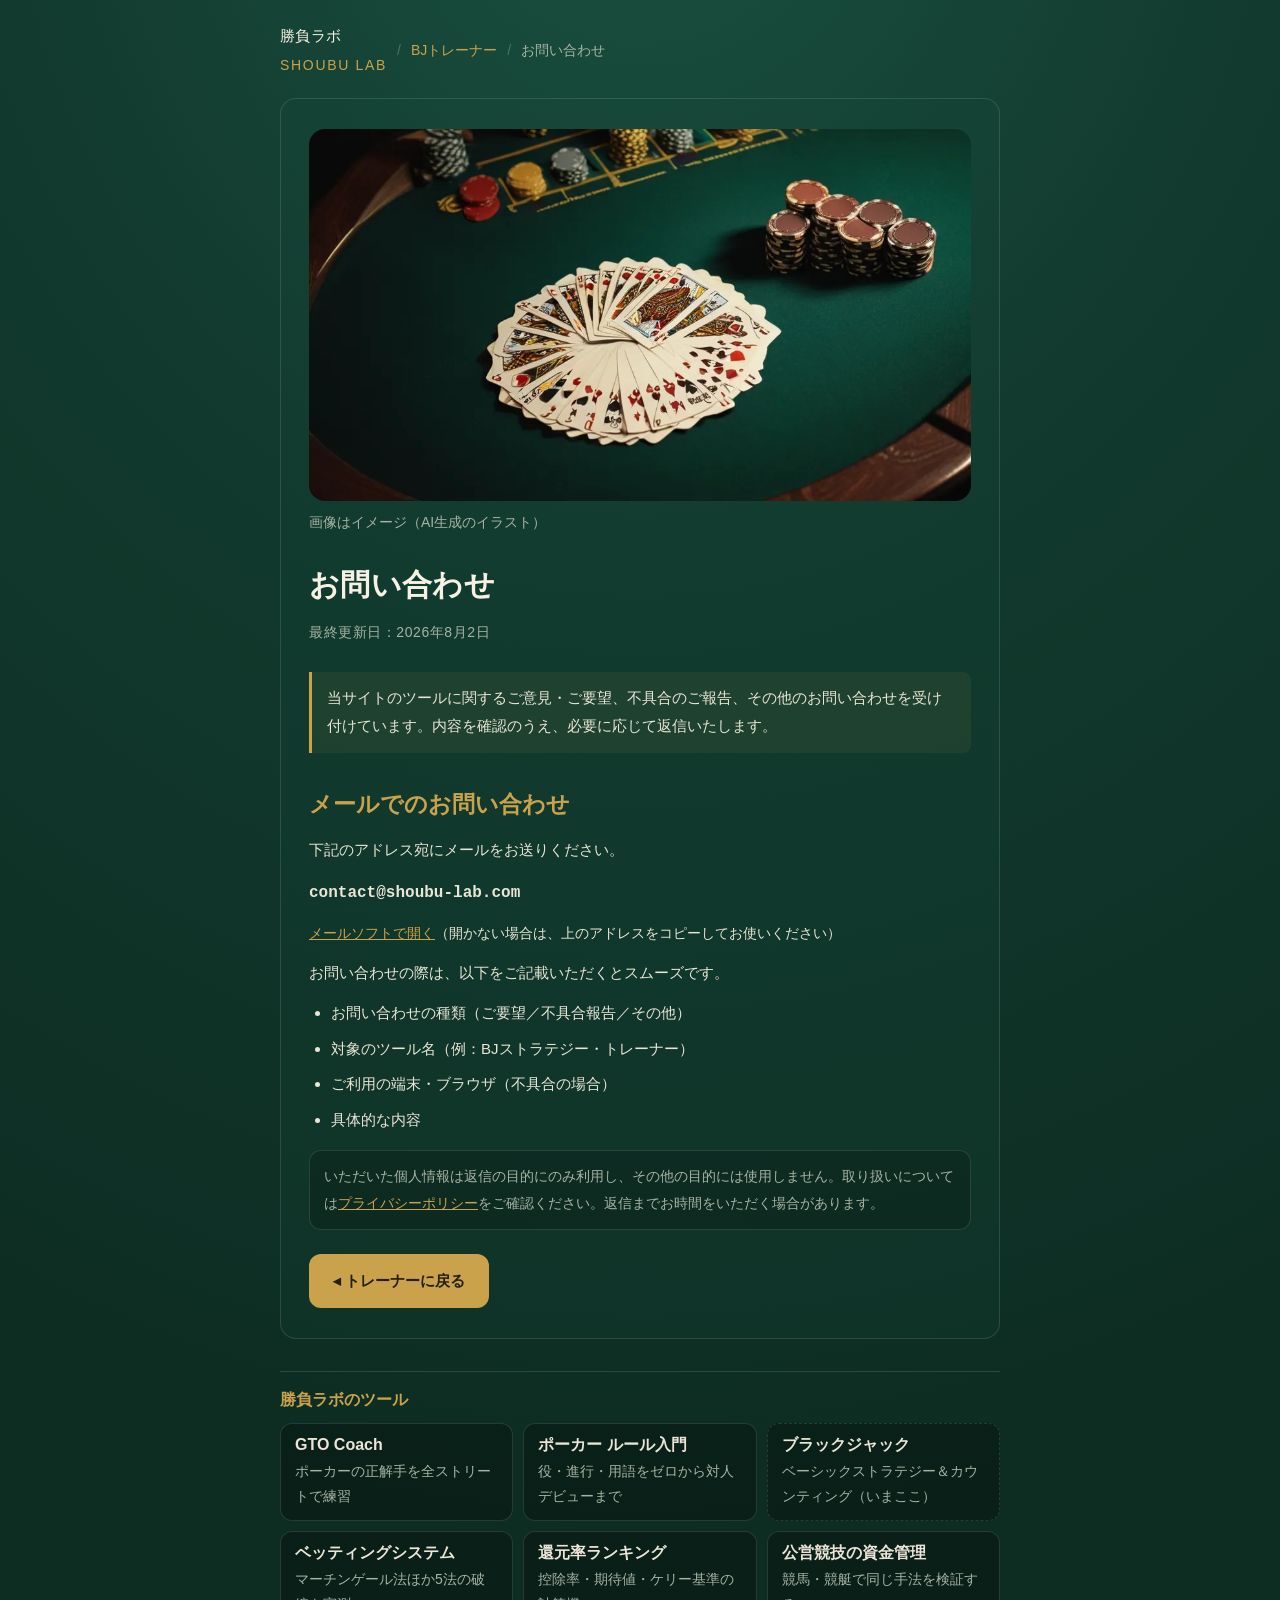
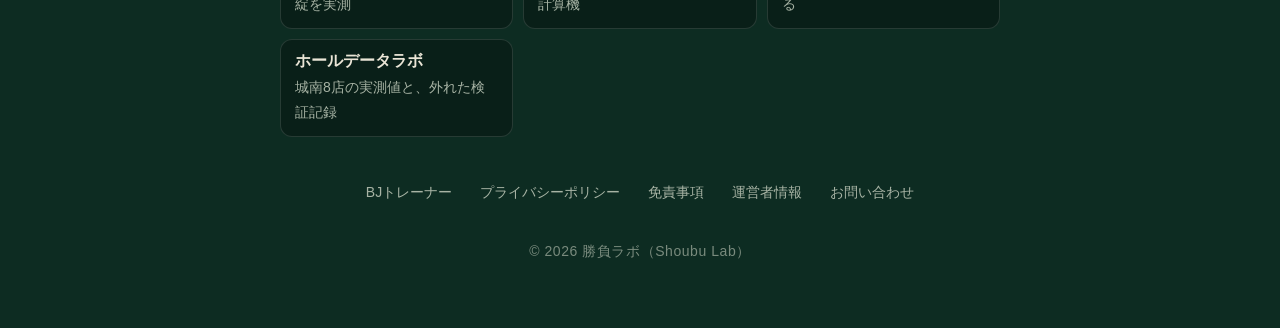
<file: contact.html>
<!doctype html>
<html lang="ja">
<head>
<meta charset="utf-8">
<meta name="viewport" content="width=device-width,initial-scale=1">
<title>お問い合わせ — 勝負ラボ</title>
<meta property="og:type" content="website">
<meta property="og:title" content="お問い合わせ — 勝負ラボ">
<meta property="og:image" content="https://bj.shoubu-lab.com/og_bj.jpg">
<meta property="og:image:width" content="1200">
<meta property="og:image:height" content="630">
<meta name="twitter:image" content="https://bj.shoubu-lab.com/og_bj.jpg">
<meta name="twitter:card" content="summary_large_image">
<meta name="description" content="勝負ラボ（shoubu-lab.com）へのお問い合わせ。ツールに関するご意見・ご要望・不具合の報告はこちらから。">
<meta name="robots" content="index,follow">
<link rel="canonical" href="https://bj.shoubu-lab.com/contact">
<link rel="stylesheet" href="legal.css">
<!-- GA4 host-guard J347: 本番ホスト以外(localhost/pages.dev/プレビュー)では計測を送らない -->
<script>(function(){var w=window;w.dataLayer=w.dataLayer||[];w.gtag=function(){w.dataLayer.push(arguments);};if(!/(^|\.)shoubu-lab\.com$/.test(location.hostname))return;gtag('js',new Date());gtag('config','G-2VF02QTTNV');var s=document.createElement('script');s.async=true;s.src='https://www.googletagmanager.com/gtag/js?id=G-2VF02QTTNV';document.head.appendChild(s);})();</script>
<!-- 外部（収益先）離脱クリック計測。正本＝~/Desktop/claude/tools/oc_shared.js -->
<script src="/oc.js" defer></script>
<style>
/* === 勝負ラボ 共通ツールナビ (SL-TOOLS-NAV v1) === */
.sl-tools{
  --slt-ink:var(--text,var(--ink,var(--txt,var(--d-text,#eef2ff))));
  --slt-sub:var(--sub,var(--ink-dim,var(--d-text-muted,#8b96c9)));
  --slt-line:var(--border,var(--line,var(--d-line,#2a3566)));
  --slt-acc:var(--gold,var(--warn,#ffd23e));
  margin:32px 0 20px;padding:18px 0 2px;
  border-top:1px solid var(--slt-line);
}
.sl-tools__lead{margin:0 0 12px;padding:0;font-size:16px;font-weight:700;line-height:1.3;color:var(--slt-acc);}
.sl-tools__list{list-style:none;margin:0;padding:0;display:grid;gap:10px;grid-template-columns:repeat(auto-fit,minmax(230px,1fr));}
.sl-tools__list li{margin:0;padding:0;}
.sl-tools__list li::before{content:none;}
.sl-tools a,.sl-tools .sl-tools__cur{
  display:flex;flex-direction:column;justify-content:center;gap:3px;
  min-height:48px;padding:11px 14px;border-radius:12px;
  border:1px solid var(--slt-line);background:rgba(0,0,0,.28);
  color:var(--slt-ink);text-decoration:none;margin:0;
}
.sl-tools a:hover{border-color:var(--slt-acc);background:rgba(0,0,0,.45);}
.sl-tools .sl-tools__cur{border-style:dashed;}
.sl-tools__t{font-size:16px;font-weight:700;line-height:1.3;}
.sl-tools__d{font-size:14px;line-height:1.8;color:var(--slt-sub);}
@media(max-width:420px){.sl-tools__list{grid-template-columns:1fr;}}
</style>
</head>
<body>
<div class="doc">
  <nav class="crumb">
    <span class="brand">勝負ラボ<small>Shoubu Lab</small></span>
    <span class="sep">/</span><a href="./">BJトレーナー</a>
    <span class="sep">/</span><span>お問い合わせ</span>
  </nav>
  <main class="card">
    <img class="eye" src="/img/bj_hero.webp" srcset="/img/bj_hero-640.webp 640w, /img/bj_hero.webp 1024w" sizes="(max-width:760px) 100vw, 720px" width="1024" height="576" alt="緑のフェルトのブラックジャック卓に、扇状に広げたトランプと金色のチップ" fetchpriority="high">
    <p class="eye-cap">画像はイメージ（AI生成のイラスト）</p>
    <h1>お問い合わせ</h1>
    <p class="updated">最終更新日：2026年8月2日</p>

    <p class="lead">当サイトのツールに関するご意見・ご要望、不具合のご報告、その他のお問い合わせを受け付けています。内容を確認のうえ、必要に応じて返信いたします。</p>

    <h2>メールでのお問い合わせ</h2>
    <p>下記のアドレス宛にメールをお送りください。</p>
    <p style="font-size:16px"><span class="addr-plain" translate="no" style="display:inline-block;-webkit-user-select:all;user-select:all;font-weight:800;overflow-wrap:anywhere;font-family:ui-monospace,SFMono-Regular,Menlo,Consolas,monospace"><span>contact</span><span>&#64;</span><span>shoubu-lab.com</span></span></p>
    <p style="font-size:14px"><a href="mailto:contact@shoubu-lab.com">メールソフトで開く</a>（開かない場合は、上のアドレスをコピーしてお使いください）</p>
    <p>お問い合わせの際は、以下をご記載いただくとスムーズです。</p>
    <ul>
      <li>お問い合わせの種類（ご要望／不具合報告／その他）</li>
      <li>対象のツール名（例：BJストラテジー・トレーナー）</li>
      <li>ご利用の端末・ブラウザ（不具合の場合）</li>
      <li>具体的な内容</li>
    </ul>

    <div class="note">
      いただいた個人情報は返信の目的にのみ利用し、その他の目的には使用しません。取り扱いについては<a href="privacy.html">プライバシーポリシー</a>をご確認ください。返信までお時間をいただく場合があります。
    </div>

    <a class="btn" href="./">◂ トレーナーに戻る</a>
  </main>
<!-- SL-TOOLS-NAV v1 -->
<nav class="sl-tools" aria-label="勝負ラボのツール">
  <p class="sl-tools__lead">勝負ラボのツール</p>
  <ul class="sl-tools__list">
  <li><a href="https://shoubu-lab.com/" data-sl="gto"><span class="sl-tools__t">GTO Coach</span><span class="sl-tools__d">ポーカーの正解手を全ストリートで練習</span></a></li>
  <li><a href="https://rule.shoubu-lab.com/" data-sl="rules"><span class="sl-tools__t">ポーカー ルール入門</span><span class="sl-tools__d">役・進行・用語をゼロから対人デビューまで</span></a></li>
  <li><span class="sl-tools__cur" aria-current="page"><span class="sl-tools__t">ブラックジャック</span><span class="sl-tools__d">ベーシックストラテジー＆カウンティング（いまここ）</span></span></li>
  <li><a href="https://shoubu-lab.com/betting/" data-sl="betting"><span class="sl-tools__t">ベッティングシステム</span><span class="sl-tools__d">マーチンゲール法ほか5法の破綻を実測</span></a></li>
  <li><a href="https://shoubu-lab.com/edge/" data-sl="edge"><span class="sl-tools__t">還元率ランキング</span><span class="sl-tools__d">控除率・期待値・ケリー基準の計算機</span></a></li>
  <li><a href="https://shoubu-lab.com/koei/" data-sl="koei"><span class="sl-tools__t">公営競技の資金管理</span><span class="sl-tools__d">競馬・競艇で同じ手法を検証する</span></a></li>
  <li><a href="https://shoubu-lab.com/hall/" data-sl="hall"><span class="sl-tools__t">ホールデータラボ</span><span class="sl-tools__d">城南8店の実測値と、外れた検証記録</span></a></li>
  </ul>
</nav>
<script>
/* SL-TOOLS-NAV v1: ツール間の回遊をGA4に送る */
document.addEventListener('click',function(e){
  var a=e.target&&e.target.closest?e.target.closest('.sl-tools a[data-sl]'):null;
  if(!a||typeof window.gtag!=='function')return;
  window.gtag('event','tool_nav_click',{tool:a.getAttribute('data-sl'),from_host:location.hostname,link_url:a.href});
},true);
</script>
  <footer class="pagefoot">
    <a href="./">BJトレーナー</a>
    <a href="privacy.html">プライバシーポリシー</a>
    <a href="disclaimer.html">免責事項</a>
    <a href="operator.html">運営者情報</a>
    <a href="contact.html">お問い合わせ</a>
    <span class="cw">© 2026 勝負ラボ（Shoubu Lab）</span>
  </footer>
</div>
</body>
</html>
</file>
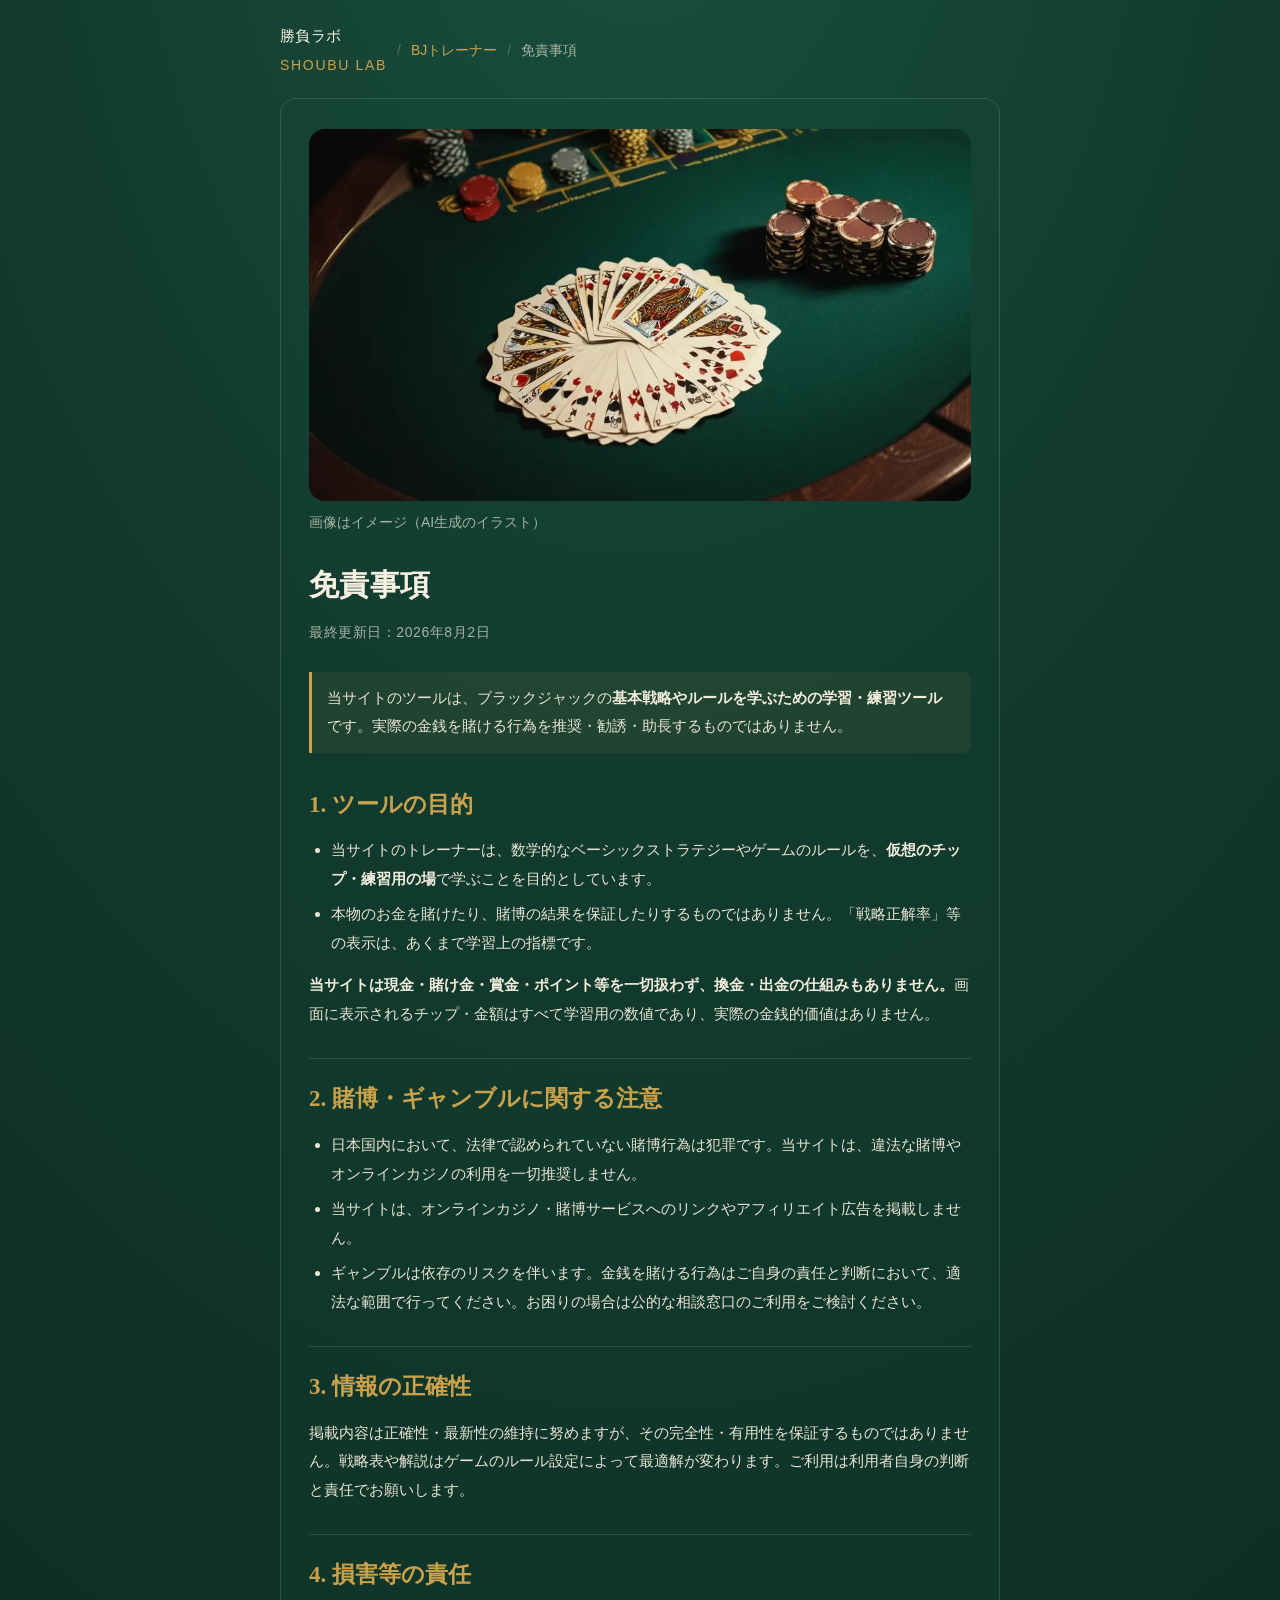
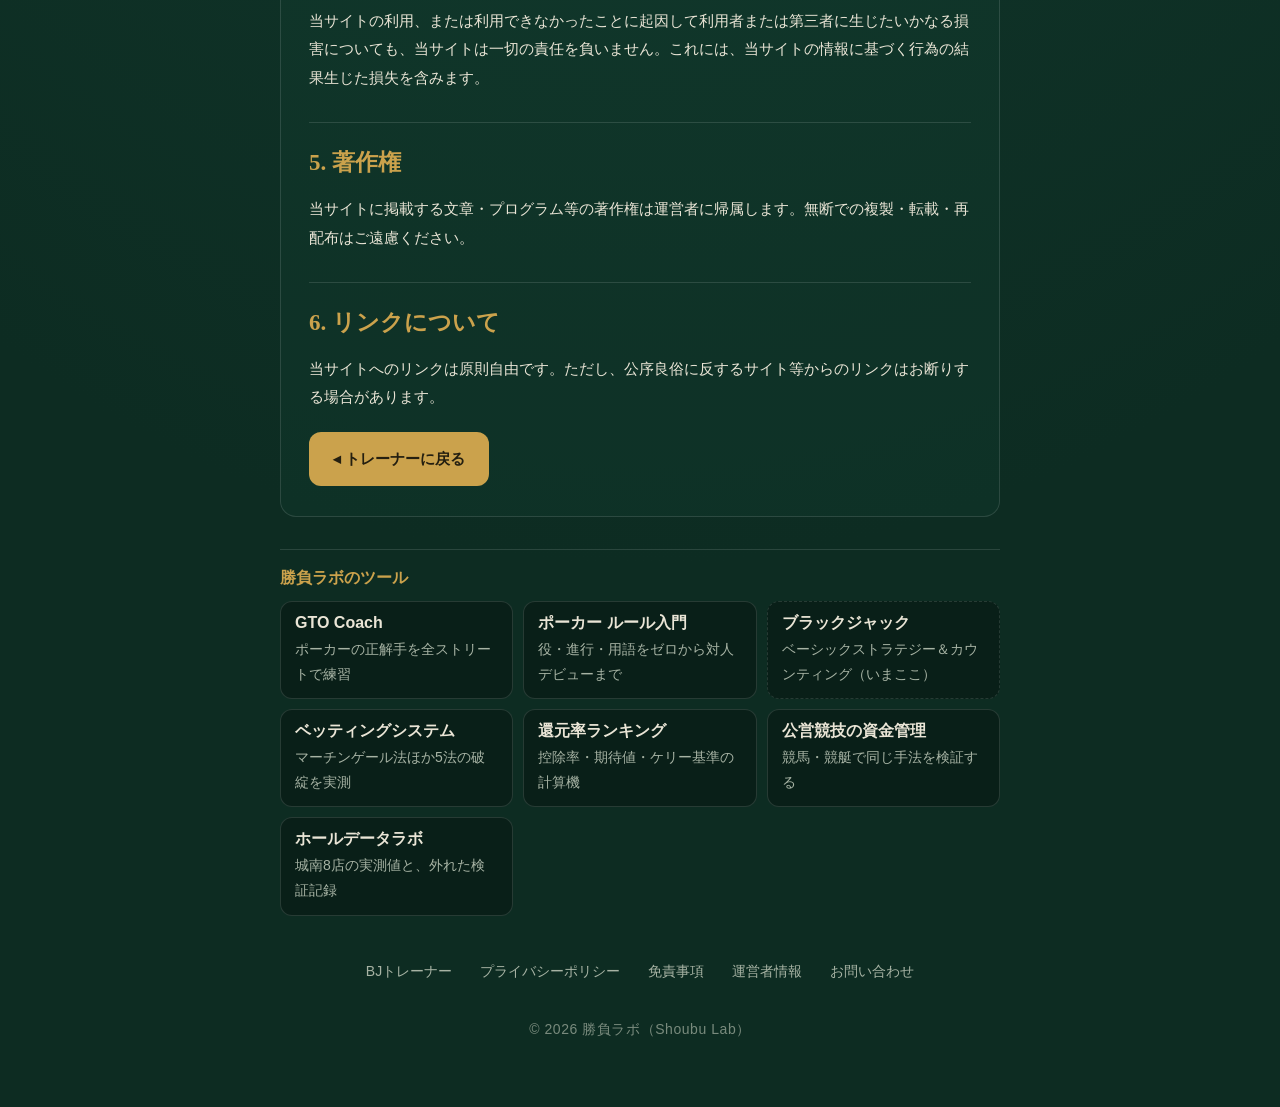
<file: disclaimer.html>
<!doctype html>
<html lang="ja">
<head>
<meta charset="utf-8">
<meta name="viewport" content="width=device-width,initial-scale=1">
<title>免責事項 — 勝負ラボ</title>
<meta property="og:type" content="website">
<meta property="og:title" content="免責事項 — 勝負ラボ">
<meta property="og:image" content="https://bj.shoubu-lab.com/og_bj.jpg">
<meta property="og:image:width" content="1200">
<meta property="og:image:height" content="630">
<meta name="twitter:image" content="https://bj.shoubu-lab.com/og_bj.jpg">
<meta name="twitter:card" content="summary_large_image">
<meta name="description" content="勝負ラボ（shoubu-lab.com）の免責事項。当サイトのツールは学習・練習用であり、実際の金銭を賭ける賭博を勧誘・助長するものではありません。">
<meta name="robots" content="index,follow">
<link rel="canonical" href="https://bj.shoubu-lab.com/disclaimer">
<link rel="stylesheet" href="legal.css">
<!-- GA4 host-guard J347: 本番ホスト以外(localhost/pages.dev/プレビュー)では計測を送らない -->
<script>(function(){var w=window;w.dataLayer=w.dataLayer||[];w.gtag=function(){w.dataLayer.push(arguments);};if(!/(^|\.)shoubu-lab\.com$/.test(location.hostname))return;gtag('js',new Date());gtag('config','G-2VF02QTTNV');var s=document.createElement('script');s.async=true;s.src='https://www.googletagmanager.com/gtag/js?id=G-2VF02QTTNV';document.head.appendChild(s);})();</script>
<!-- 外部（収益先）離脱クリック計測。正本＝~/Desktop/claude/tools/oc_shared.js -->
<script src="/oc.js" defer></script>
<style>
/* === 勝負ラボ 共通ツールナビ (SL-TOOLS-NAV v1) === */
.sl-tools{
  --slt-ink:var(--text,var(--ink,var(--txt,var(--d-text,#eef2ff))));
  --slt-sub:var(--sub,var(--ink-dim,var(--d-text-muted,#8b96c9)));
  --slt-line:var(--border,var(--line,var(--d-line,#2a3566)));
  --slt-acc:var(--gold,var(--warn,#ffd23e));
  margin:32px 0 20px;padding:18px 0 2px;
  border-top:1px solid var(--slt-line);
}
.sl-tools__lead{margin:0 0 12px;padding:0;font-size:16px;font-weight:700;line-height:1.3;color:var(--slt-acc);}
.sl-tools__list{list-style:none;margin:0;padding:0;display:grid;gap:10px;grid-template-columns:repeat(auto-fit,minmax(230px,1fr));}
.sl-tools__list li{margin:0;padding:0;}
.sl-tools__list li::before{content:none;}
.sl-tools a,.sl-tools .sl-tools__cur{
  display:flex;flex-direction:column;justify-content:center;gap:3px;
  min-height:48px;padding:11px 14px;border-radius:12px;
  border:1px solid var(--slt-line);background:rgba(0,0,0,.28);
  color:var(--slt-ink);text-decoration:none;margin:0;
}
.sl-tools a:hover{border-color:var(--slt-acc);background:rgba(0,0,0,.45);}
.sl-tools .sl-tools__cur{border-style:dashed;}
.sl-tools__t{font-size:16px;font-weight:700;line-height:1.3;}
.sl-tools__d{font-size:14px;line-height:1.8;color:var(--slt-sub);}
@media(max-width:420px){.sl-tools__list{grid-template-columns:1fr;}}
</style>
</head>
<body>
<div class="doc">
  <nav class="crumb">
    <span class="brand">勝負ラボ<small>Shoubu Lab</small></span>
    <span class="sep">/</span><a href="./">BJトレーナー</a>
    <span class="sep">/</span><span>免責事項</span>
  </nav>
  <main class="card">
    <img class="eye" src="/img/bj_hero.webp" srcset="/img/bj_hero-640.webp 640w, /img/bj_hero.webp 1024w" sizes="(max-width:760px) 100vw, 720px" width="1024" height="576" alt="緑のフェルトのブラックジャック卓に、扇状に広げたトランプと金色のチップ" fetchpriority="high">
    <p class="eye-cap">画像はイメージ（AI生成のイラスト）</p>
    <h1>免責事項</h1>
    <p class="updated">最終更新日：2026年8月2日</p>

    <p class="lead">当サイトのツールは、ブラックジャックの<b>基本戦略やルールを学ぶための学習・練習ツール</b>です。実際の金銭を賭ける行為を推奨・勧誘・助長するものではありません。</p>

    <h2>1. ツールの目的</h2>
    <ul>
      <li>当サイトのトレーナーは、数学的なベーシックストラテジーやゲームのルールを、<b>仮想のチップ・練習用の場</b>で学ぶことを目的としています。</li>
      <li>本物のお金を賭けたり、賭博の結果を保証したりするものではありません。「戦略正解率」等の表示は、あくまで学習上の指標です。</li>
    </ul>
    <p><b>当サイトは現金・賭け金・賞金・ポイント等を一切扱わず、換金・出金の仕組みもありません。</b>画面に表示されるチップ・金額はすべて学習用の数値であり、実際の金銭的価値はありません。</p>

    <h2>2. 賭博・ギャンブルに関する注意</h2>
    <ul>
      <li>日本国内において、法律で認められていない賭博行為は犯罪です。当サイトは、違法な賭博やオンラインカジノの利用を一切推奨しません。</li>
      <li>当サイトは、オンラインカジノ・賭博サービスへのリンクやアフィリエイト広告を掲載しません。</li>
      <li>ギャンブルは依存のリスクを伴います。金銭を賭ける行為はご自身の責任と判断において、適法な範囲で行ってください。お困りの場合は公的な相談窓口のご利用をご検討ください。</li>
    </ul>

    <h2>3. 情報の正確性</h2>
    <p>掲載内容は正確性・最新性の維持に努めますが、その完全性・有用性を保証するものではありません。戦略表や解説はゲームのルール設定によって最適解が変わります。ご利用は利用者自身の判断と責任でお願いします。</p>

    <h2>4. 損害等の責任</h2>
    <p>当サイトの利用、または利用できなかったことに起因して利用者または第三者に生じたいかなる損害についても、当サイトは一切の責任を負いません。これには、当サイトの情報に基づく行為の結果生じた損失を含みます。</p>

    <h2>5. 著作権</h2>
    <p>当サイトに掲載する文章・プログラム等の著作権は運営者に帰属します。無断での複製・転載・再配布はご遠慮ください。</p>

    <h2>6. リンクについて</h2>
    <p>当サイトへのリンクは原則自由です。ただし、公序良俗に反するサイト等からのリンクはお断りする場合があります。</p>

    <a class="btn" href="./">◂ トレーナーに戻る</a>
  </main>
<!-- SL-TOOLS-NAV v1 -->
<nav class="sl-tools" aria-label="勝負ラボのツール">
  <p class="sl-tools__lead">勝負ラボのツール</p>
  <ul class="sl-tools__list">
  <li><a href="https://shoubu-lab.com/" data-sl="gto"><span class="sl-tools__t">GTO Coach</span><span class="sl-tools__d">ポーカーの正解手を全ストリートで練習</span></a></li>
  <li><a href="https://rule.shoubu-lab.com/" data-sl="rules"><span class="sl-tools__t">ポーカー ルール入門</span><span class="sl-tools__d">役・進行・用語をゼロから対人デビューまで</span></a></li>
  <li><span class="sl-tools__cur" aria-current="page"><span class="sl-tools__t">ブラックジャック</span><span class="sl-tools__d">ベーシックストラテジー＆カウンティング（いまここ）</span></span></li>
  <li><a href="https://shoubu-lab.com/betting/" data-sl="betting"><span class="sl-tools__t">ベッティングシステム</span><span class="sl-tools__d">マーチンゲール法ほか5法の破綻を実測</span></a></li>
  <li><a href="https://shoubu-lab.com/edge/" data-sl="edge"><span class="sl-tools__t">還元率ランキング</span><span class="sl-tools__d">控除率・期待値・ケリー基準の計算機</span></a></li>
  <li><a href="https://shoubu-lab.com/koei/" data-sl="koei"><span class="sl-tools__t">公営競技の資金管理</span><span class="sl-tools__d">競馬・競艇で同じ手法を検証する</span></a></li>
  <li><a href="https://shoubu-lab.com/hall/" data-sl="hall"><span class="sl-tools__t">ホールデータラボ</span><span class="sl-tools__d">城南8店の実測値と、外れた検証記録</span></a></li>
  </ul>
</nav>
<script>
/* SL-TOOLS-NAV v1: ツール間の回遊をGA4に送る */
document.addEventListener('click',function(e){
  var a=e.target&&e.target.closest?e.target.closest('.sl-tools a[data-sl]'):null;
  if(!a||typeof window.gtag!=='function')return;
  window.gtag('event','tool_nav_click',{tool:a.getAttribute('data-sl'),from_host:location.hostname,link_url:a.href});
},true);
</script>
  <footer class="pagefoot">
    <a href="./">BJトレーナー</a>
    <a href="privacy.html">プライバシーポリシー</a>
    <a href="disclaimer.html">免責事項</a>
    <a href="operator.html">運営者情報</a>
    <a href="contact.html">お問い合わせ</a>
    <span class="cw">© 2026 勝負ラボ（Shoubu Lab）</span>
  </footer>
</div>
</body>
</html>
</file>
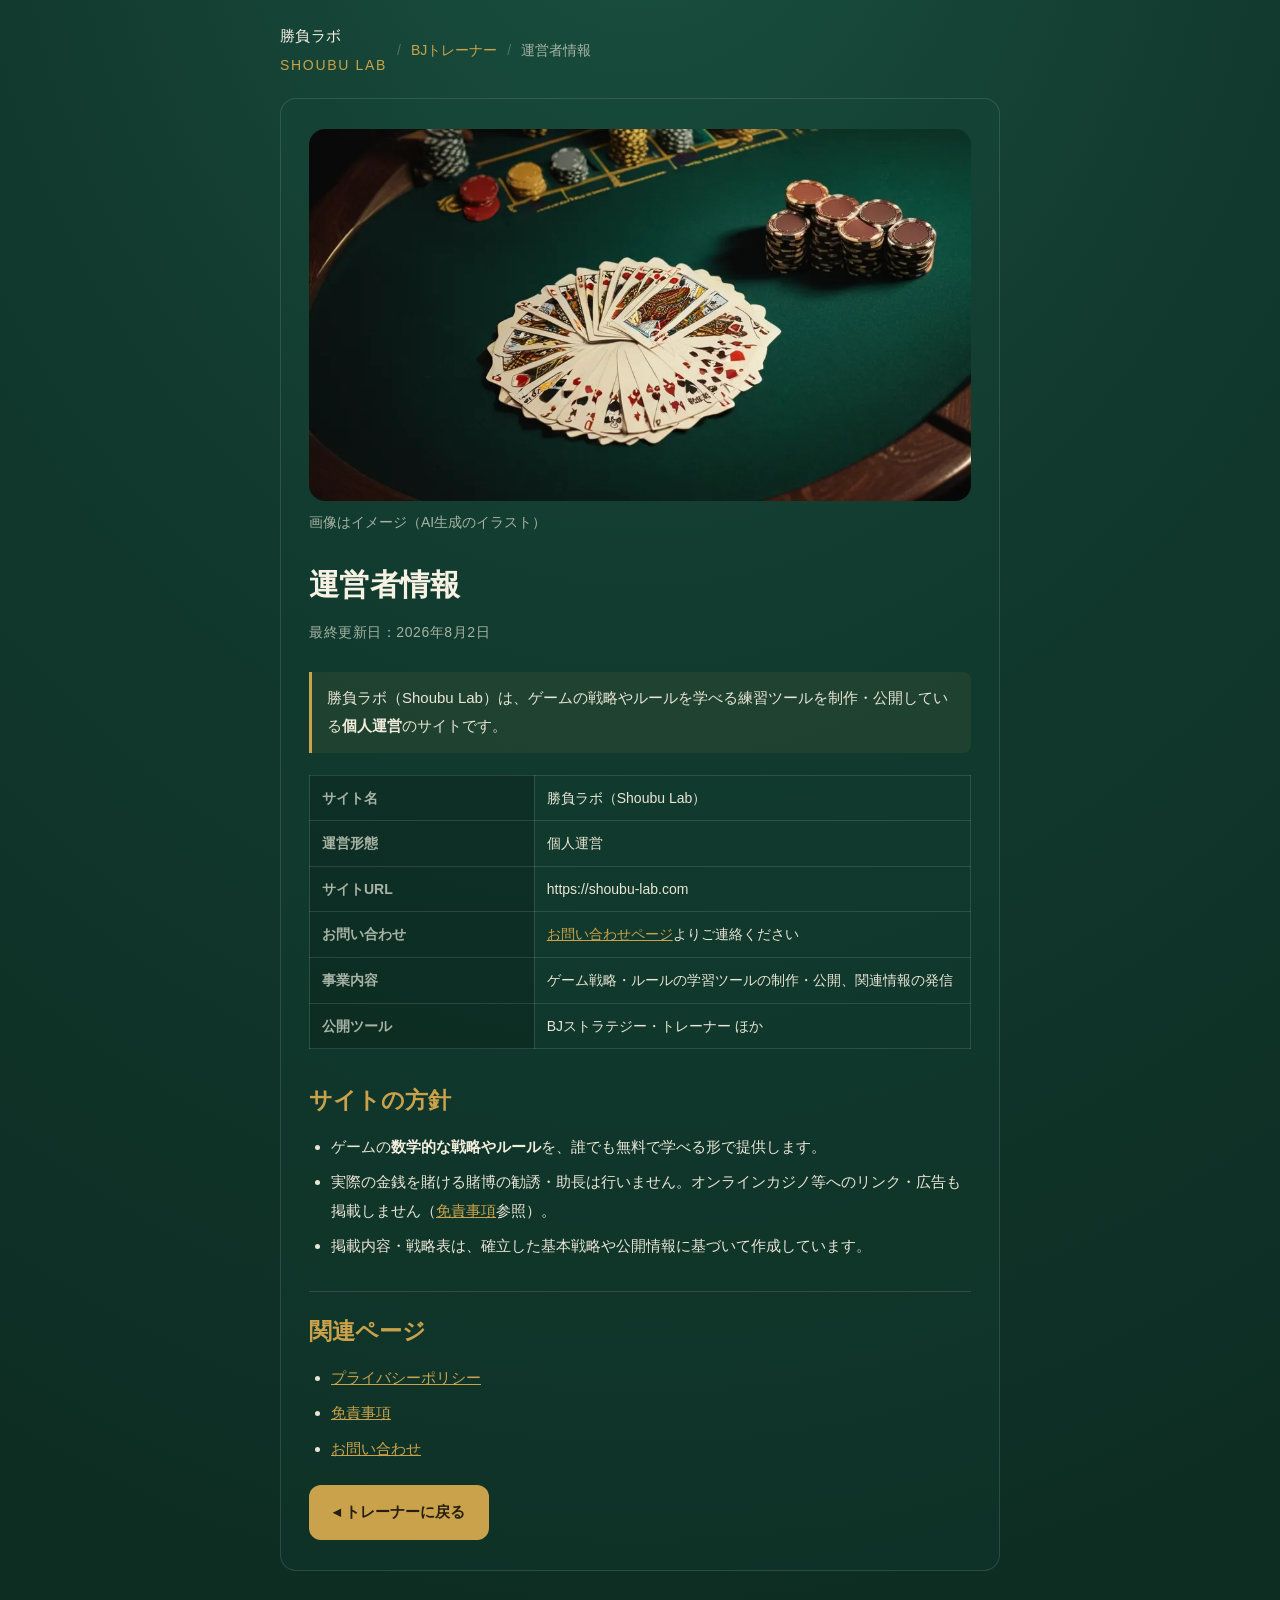
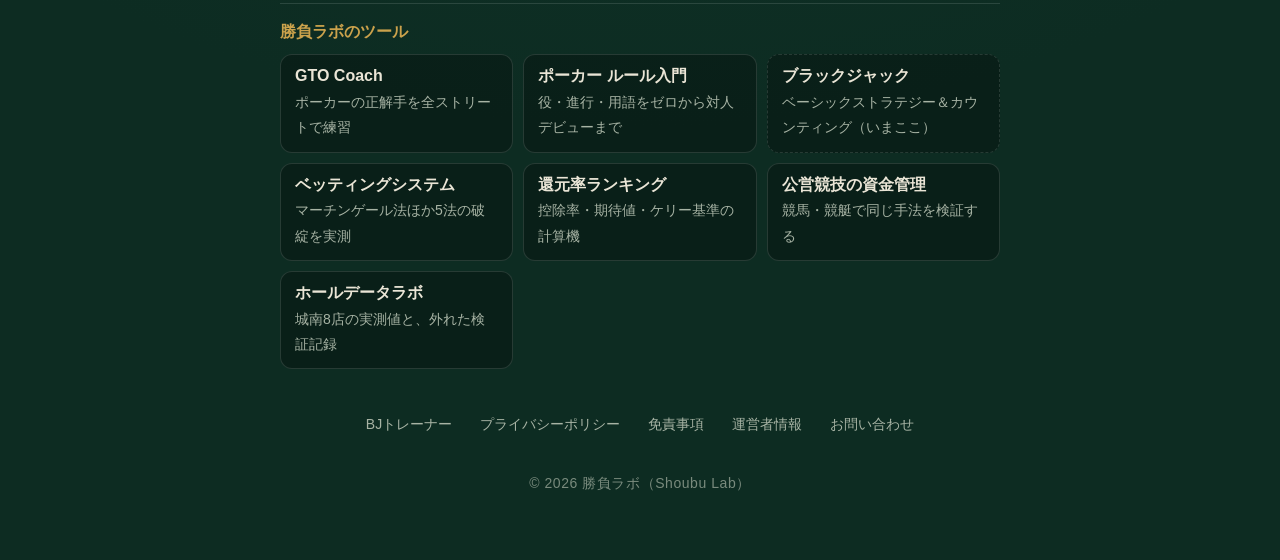
<file: operator.html>
<!doctype html>
<html lang="ja">
<head>
<meta charset="utf-8">
<meta name="viewport" content="width=device-width,initial-scale=1">
<title>運営者情報 — 勝負ラボ</title>
<meta property="og:type" content="website">
<meta property="og:title" content="運営者情報 — 勝負ラボ">
<meta property="og:image" content="https://bj.shoubu-lab.com/og_bj.jpg">
<meta property="og:image:width" content="1200">
<meta property="og:image:height" content="630">
<meta name="twitter:image" content="https://bj.shoubu-lab.com/og_bj.jpg">
<meta name="twitter:card" content="summary_large_image">
<meta name="description" content="勝負ラボ（shoubu-lab.com）の運営者情報。個人が運営する、ゲーム戦略・学習ツールのサイトです。">
<meta name="robots" content="index,follow">
<link rel="canonical" href="https://bj.shoubu-lab.com/operator">
<link rel="stylesheet" href="legal.css">
<!-- GA4 host-guard J347: 本番ホスト以外(localhost/pages.dev/プレビュー)では計測を送らない -->
<script>(function(){var w=window;w.dataLayer=w.dataLayer||[];w.gtag=function(){w.dataLayer.push(arguments);};if(!/(^|\.)shoubu-lab\.com$/.test(location.hostname))return;gtag('js',new Date());gtag('config','G-2VF02QTTNV');var s=document.createElement('script');s.async=true;s.src='https://www.googletagmanager.com/gtag/js?id=G-2VF02QTTNV';document.head.appendChild(s);})();</script>
<!-- 外部（収益先）離脱クリック計測。正本＝~/Desktop/claude/tools/oc_shared.js -->
<script src="/oc.js" defer></script>
<style>
/* === 勝負ラボ 共通ツールナビ (SL-TOOLS-NAV v1) === */
.sl-tools{
  --slt-ink:var(--text,var(--ink,var(--txt,var(--d-text,#eef2ff))));
  --slt-sub:var(--sub,var(--ink-dim,var(--d-text-muted,#8b96c9)));
  --slt-line:var(--border,var(--line,var(--d-line,#2a3566)));
  --slt-acc:var(--gold,var(--warn,#ffd23e));
  margin:32px 0 20px;padding:18px 0 2px;
  border-top:1px solid var(--slt-line);
}
.sl-tools__lead{margin:0 0 12px;padding:0;font-size:16px;font-weight:700;line-height:1.3;color:var(--slt-acc);}
.sl-tools__list{list-style:none;margin:0;padding:0;display:grid;gap:10px;grid-template-columns:repeat(auto-fit,minmax(230px,1fr));}
.sl-tools__list li{margin:0;padding:0;}
.sl-tools__list li::before{content:none;}
.sl-tools a,.sl-tools .sl-tools__cur{
  display:flex;flex-direction:column;justify-content:center;gap:3px;
  min-height:48px;padding:11px 14px;border-radius:12px;
  border:1px solid var(--slt-line);background:rgba(0,0,0,.28);
  color:var(--slt-ink);text-decoration:none;margin:0;
}
.sl-tools a:hover{border-color:var(--slt-acc);background:rgba(0,0,0,.45);}
.sl-tools .sl-tools__cur{border-style:dashed;}
.sl-tools__t{font-size:16px;font-weight:700;line-height:1.3;}
.sl-tools__d{font-size:14px;line-height:1.8;color:var(--slt-sub);}
@media(max-width:420px){.sl-tools__list{grid-template-columns:1fr;}}
</style>
</head>
<body>
<div class="doc">
  <nav class="crumb">
    <span class="brand">勝負ラボ<small>Shoubu Lab</small></span>
    <span class="sep">/</span><a href="./">BJトレーナー</a>
    <span class="sep">/</span><span>運営者情報</span>
  </nav>
  <main class="card">
    <img class="eye" src="/img/bj_hero.webp" srcset="/img/bj_hero-640.webp 640w, /img/bj_hero.webp 1024w" sizes="(max-width:760px) 100vw, 720px" width="1024" height="576" alt="緑のフェルトのブラックジャック卓に、扇状に広げたトランプと金色のチップ" fetchpriority="high">
    <p class="eye-cap">画像はイメージ（AI生成のイラスト）</p>
    <h1>運営者情報</h1>
    <p class="updated">最終更新日：2026年8月2日</p>

    <p class="lead">勝負ラボ（Shoubu Lab）は、ゲームの戦略やルールを学べる練習ツールを制作・公開している<b>個人運営</b>のサイトです。</p>

    <table class="info">
      <tr><th>サイト名</th><td>勝負ラボ（Shoubu Lab）</td></tr>
      <tr><th>運営形態</th><td>個人運営</td></tr>
      <tr><th>サイトURL</th><td>https://shoubu-lab.com</td></tr>
      <tr><th>お問い合わせ</th><td><a href="contact.html">お問い合わせページ</a>よりご連絡ください</td></tr>
      <tr><th>事業内容</th><td>ゲーム戦略・ルールの学習ツールの制作・公開、関連情報の発信</td></tr>
      <tr><th>公開ツール</th><td>BJストラテジー・トレーナー ほか</td></tr>
    </table>

    <h2>サイトの方針</h2>
    <ul>
      <li>ゲームの<b>数学的な戦略やルール</b>を、誰でも無料で学べる形で提供します。</li>
      <li>実際の金銭を賭ける賭博の勧誘・助長は行いません。オンラインカジノ等へのリンク・広告も掲載しません（<a href="disclaimer.html">免責事項</a>参照）。</li>
      <li>掲載内容・戦略表は、確立した基本戦略や公開情報に基づいて作成しています。</li>
    </ul>

    <h2>関連ページ</h2>
    <ul>
      <li><a href="privacy.html">プライバシーポリシー</a></li>
      <li><a href="disclaimer.html">免責事項</a></li>
      <li><a href="contact.html">お問い合わせ</a></li>
    </ul>

    <a class="btn" href="./">◂ トレーナーに戻る</a>
  </main>
<!-- SL-TOOLS-NAV v1 -->
<nav class="sl-tools" aria-label="勝負ラボのツール">
  <p class="sl-tools__lead">勝負ラボのツール</p>
  <ul class="sl-tools__list">
  <li><a href="https://shoubu-lab.com/" data-sl="gto"><span class="sl-tools__t">GTO Coach</span><span class="sl-tools__d">ポーカーの正解手を全ストリートで練習</span></a></li>
  <li><a href="https://rule.shoubu-lab.com/" data-sl="rules"><span class="sl-tools__t">ポーカー ルール入門</span><span class="sl-tools__d">役・進行・用語をゼロから対人デビューまで</span></a></li>
  <li><span class="sl-tools__cur" aria-current="page"><span class="sl-tools__t">ブラックジャック</span><span class="sl-tools__d">ベーシックストラテジー＆カウンティング（いまここ）</span></span></li>
  <li><a href="https://shoubu-lab.com/betting/" data-sl="betting"><span class="sl-tools__t">ベッティングシステム</span><span class="sl-tools__d">マーチンゲール法ほか5法の破綻を実測</span></a></li>
  <li><a href="https://shoubu-lab.com/edge/" data-sl="edge"><span class="sl-tools__t">還元率ランキング</span><span class="sl-tools__d">控除率・期待値・ケリー基準の計算機</span></a></li>
  <li><a href="https://shoubu-lab.com/koei/" data-sl="koei"><span class="sl-tools__t">公営競技の資金管理</span><span class="sl-tools__d">競馬・競艇で同じ手法を検証する</span></a></li>
  <li><a href="https://shoubu-lab.com/hall/" data-sl="hall"><span class="sl-tools__t">ホールデータラボ</span><span class="sl-tools__d">城南8店の実測値と、外れた検証記録</span></a></li>
  </ul>
</nav>
<script>
/* SL-TOOLS-NAV v1: ツール間の回遊をGA4に送る */
document.addEventListener('click',function(e){
  var a=e.target&&e.target.closest?e.target.closest('.sl-tools a[data-sl]'):null;
  if(!a||typeof window.gtag!=='function')return;
  window.gtag('event','tool_nav_click',{tool:a.getAttribute('data-sl'),from_host:location.hostname,link_url:a.href});
},true);
</script>
  <footer class="pagefoot">
    <a href="./">BJトレーナー</a>
    <a href="privacy.html">プライバシーポリシー</a>
    <a href="disclaimer.html">免責事項</a>
    <a href="operator.html">運営者情報</a>
    <a href="contact.html">お問い合わせ</a>
    <span class="cw">© 2026 勝負ラボ（Shoubu Lab）</span>
  </footer>
</div>
</body>
</html>
</file>
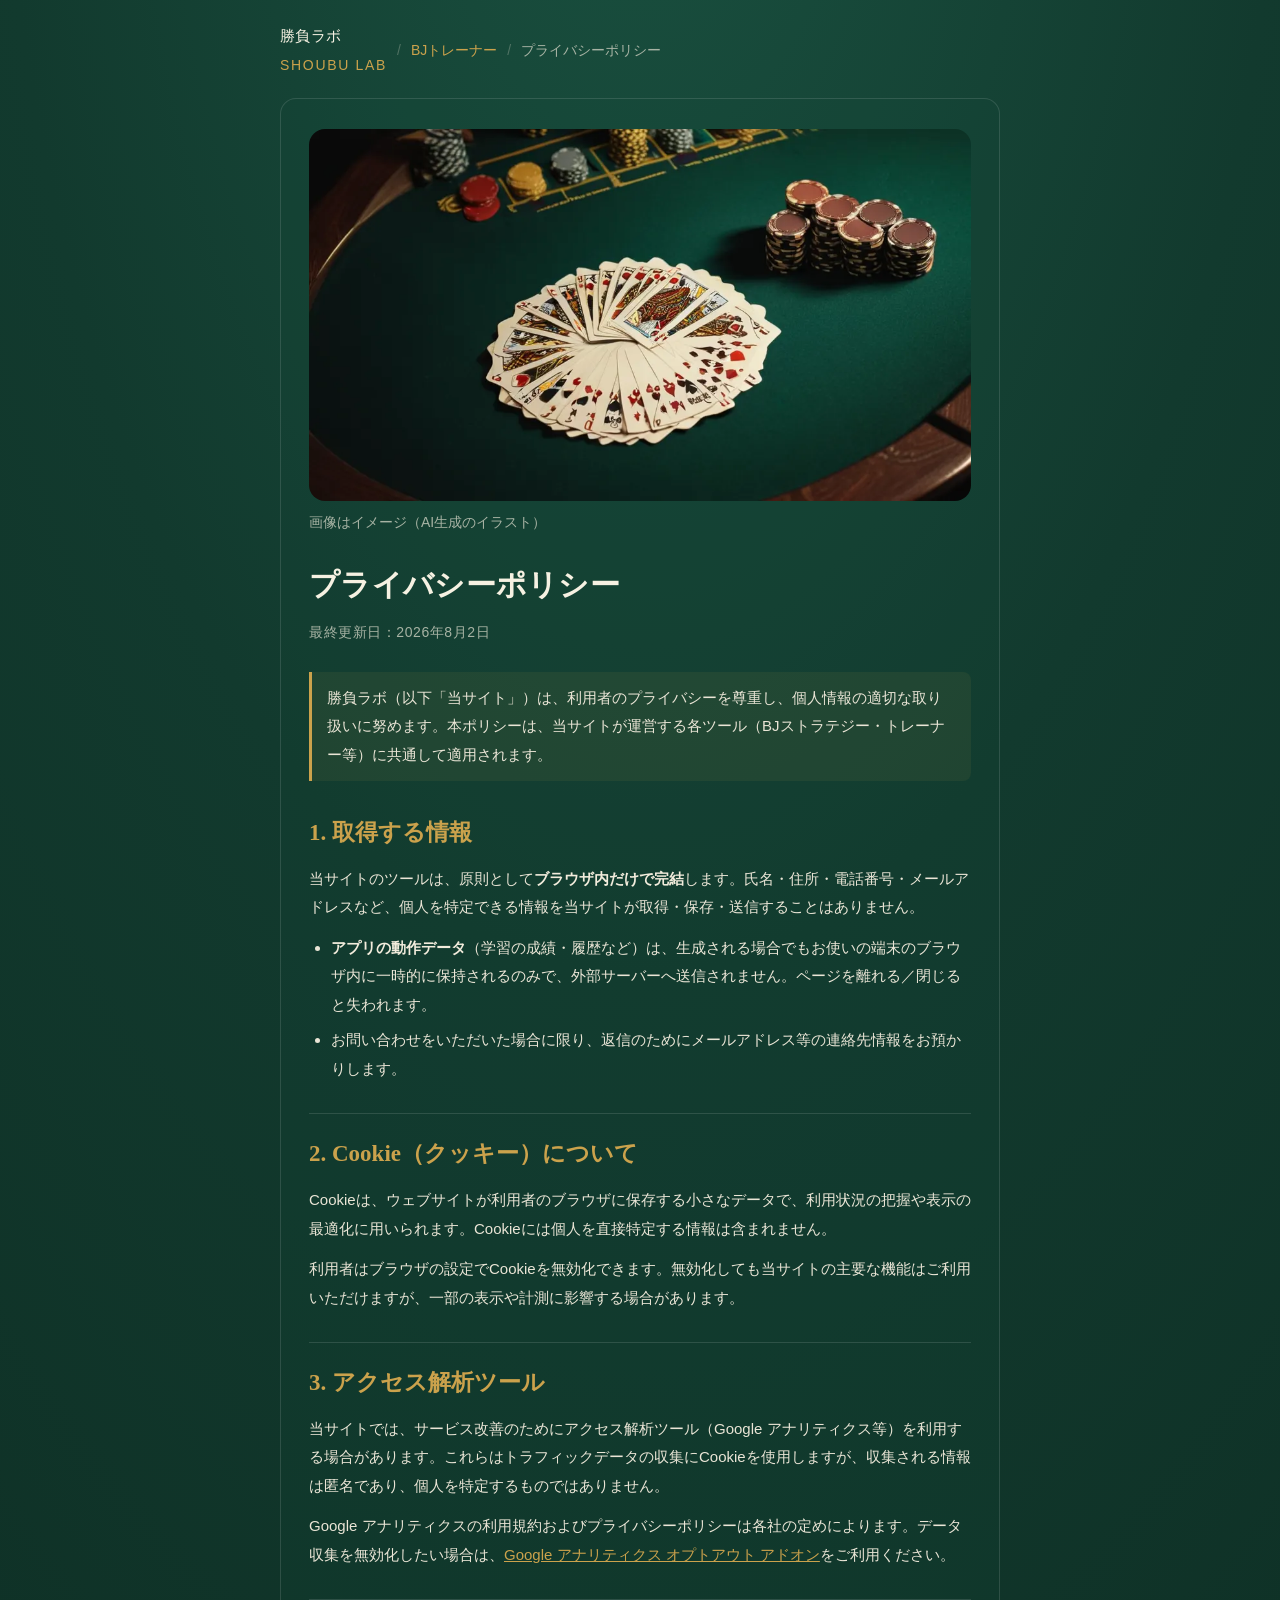
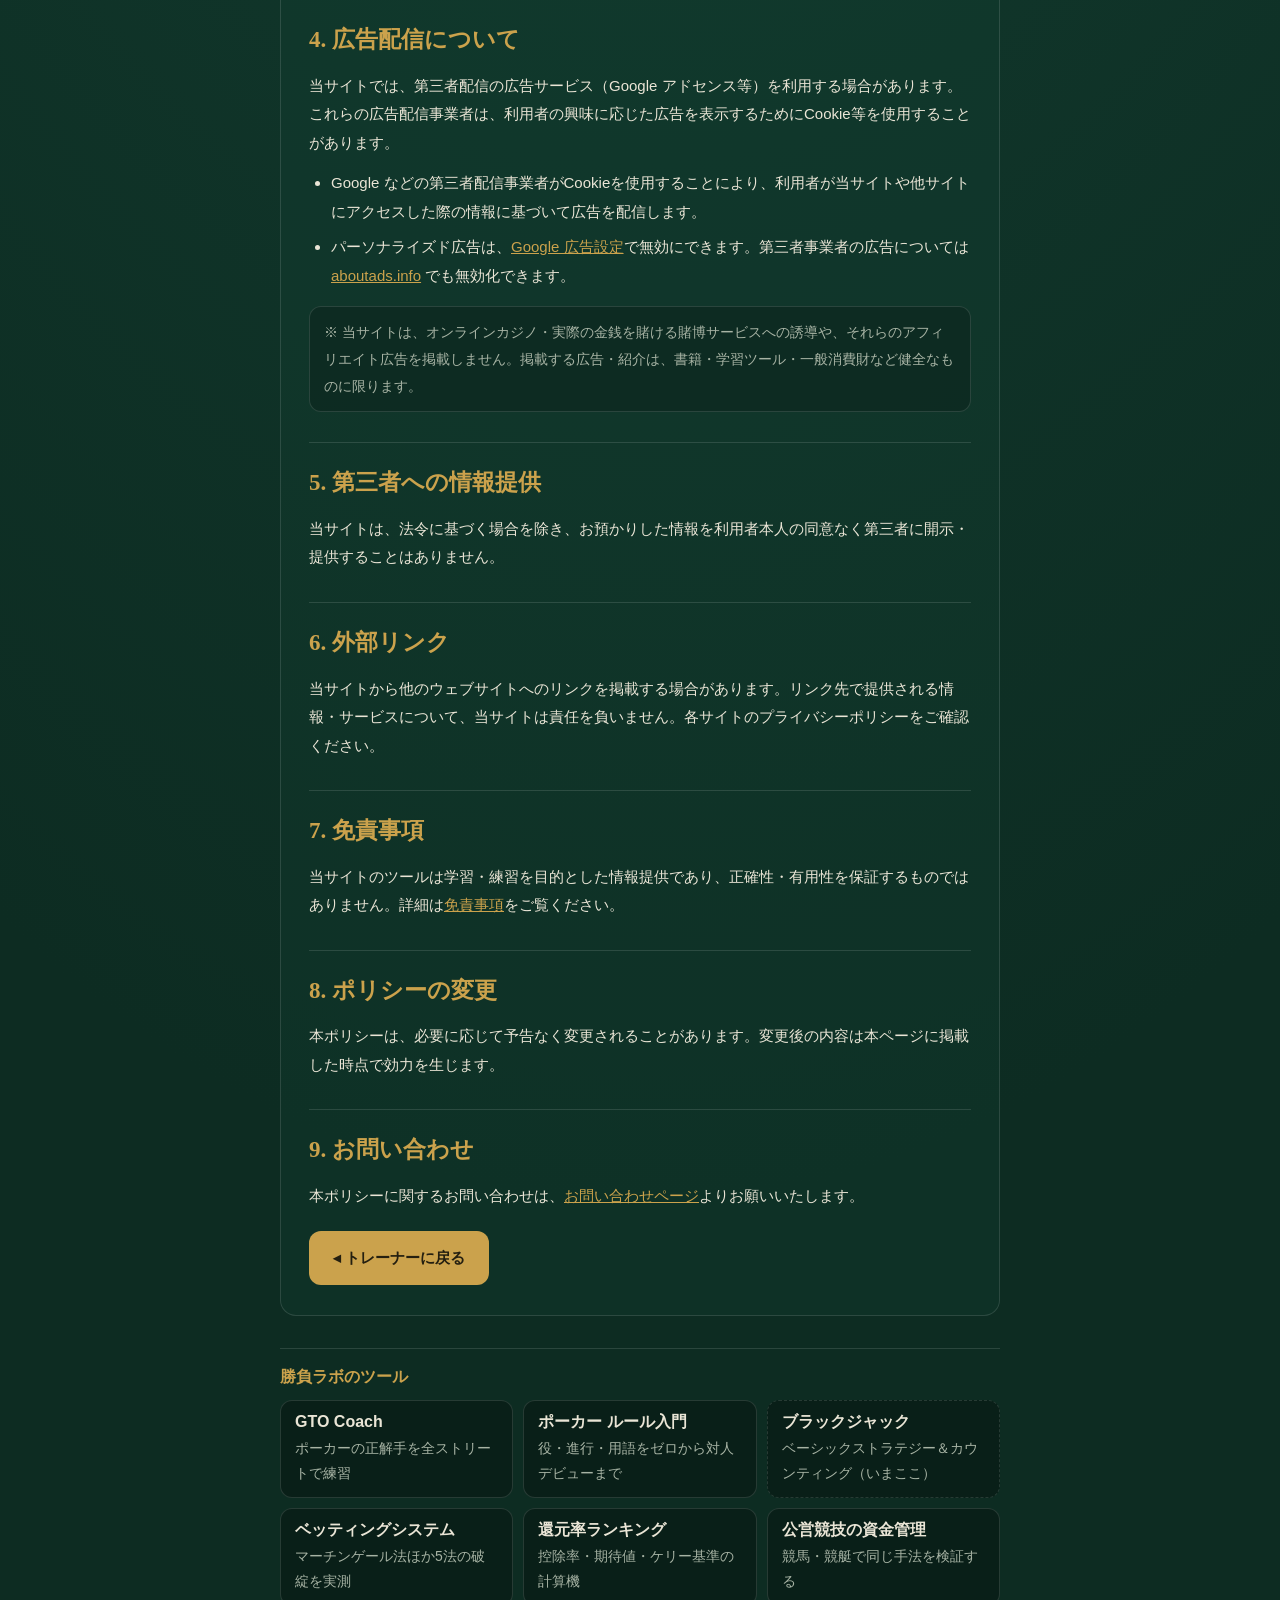
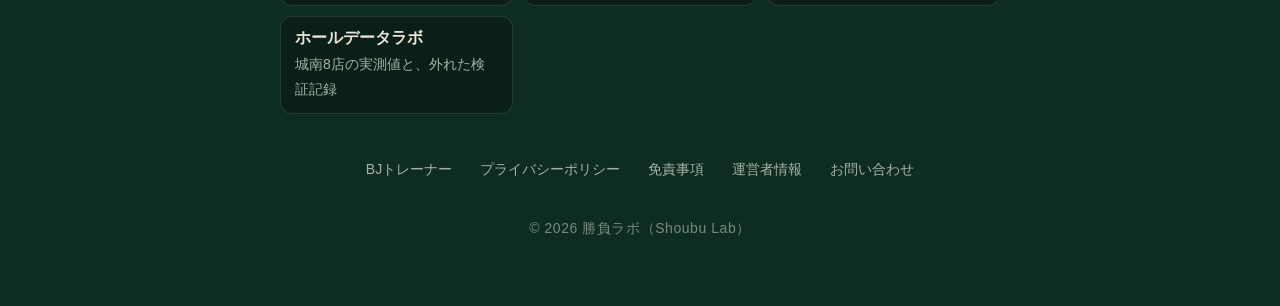
<file: privacy.html>
<!doctype html>
<html lang="ja">
<head>
<meta charset="utf-8">
<meta name="viewport" content="width=device-width,initial-scale=1">
<title>プライバシーポリシー — 勝負ラボ</title>
<meta property="og:type" content="website">
<meta property="og:title" content="プライバシーポリシー — 勝負ラボ">
<meta property="og:image" content="https://bj.shoubu-lab.com/og_bj.jpg">
<meta property="og:image:width" content="1200">
<meta property="og:image:height" content="630">
<meta name="twitter:image" content="https://bj.shoubu-lab.com/og_bj.jpg">
<meta name="twitter:card" content="summary_large_image">
<meta name="description" content="勝負ラボ（shoubu-lab.com）のプライバシーポリシー。取得する情報、Cookie・アクセス解析・広告配信の取り扱いについて。">
<meta name="robots" content="index,follow">
<link rel="canonical" href="https://bj.shoubu-lab.com/privacy">
<link rel="stylesheet" href="legal.css">
<!-- GA4 host-guard J347: 本番ホスト以外(localhost/pages.dev/プレビュー)では計測を送らない -->
<script>(function(){var w=window;w.dataLayer=w.dataLayer||[];w.gtag=function(){w.dataLayer.push(arguments);};if(!/(^|\.)shoubu-lab\.com$/.test(location.hostname))return;gtag('js',new Date());gtag('config','G-2VF02QTTNV');var s=document.createElement('script');s.async=true;s.src='https://www.googletagmanager.com/gtag/js?id=G-2VF02QTTNV';document.head.appendChild(s);})();</script>
<!-- 外部（収益先）離脱クリック計測。正本＝~/Desktop/claude/tools/oc_shared.js -->
<script src="/oc.js" defer></script>
<style>
/* === 勝負ラボ 共通ツールナビ (SL-TOOLS-NAV v1) === */
.sl-tools{
  --slt-ink:var(--text,var(--ink,var(--txt,var(--d-text,#eef2ff))));
  --slt-sub:var(--sub,var(--ink-dim,var(--d-text-muted,#8b96c9)));
  --slt-line:var(--border,var(--line,var(--d-line,#2a3566)));
  --slt-acc:var(--gold,var(--warn,#ffd23e));
  margin:32px 0 20px;padding:18px 0 2px;
  border-top:1px solid var(--slt-line);
}
.sl-tools__lead{margin:0 0 12px;padding:0;font-size:16px;font-weight:700;line-height:1.3;color:var(--slt-acc);}
.sl-tools__list{list-style:none;margin:0;padding:0;display:grid;gap:10px;grid-template-columns:repeat(auto-fit,minmax(230px,1fr));}
.sl-tools__list li{margin:0;padding:0;}
.sl-tools__list li::before{content:none;}
.sl-tools a,.sl-tools .sl-tools__cur{
  display:flex;flex-direction:column;justify-content:center;gap:3px;
  min-height:48px;padding:11px 14px;border-radius:12px;
  border:1px solid var(--slt-line);background:rgba(0,0,0,.28);
  color:var(--slt-ink);text-decoration:none;margin:0;
}
.sl-tools a:hover{border-color:var(--slt-acc);background:rgba(0,0,0,.45);}
.sl-tools .sl-tools__cur{border-style:dashed;}
.sl-tools__t{font-size:16px;font-weight:700;line-height:1.3;}
.sl-tools__d{font-size:14px;line-height:1.8;color:var(--slt-sub);}
@media(max-width:420px){.sl-tools__list{grid-template-columns:1fr;}}
</style>
</head>
<body>
<div class="doc">
  <nav class="crumb">
    <span class="brand">勝負ラボ<small>Shoubu Lab</small></span>
    <span class="sep">/</span><a href="./">BJトレーナー</a>
    <span class="sep">/</span><span>プライバシーポリシー</span>
  </nav>
  <main class="card">
    <img class="eye" src="/img/bj_hero.webp" srcset="/img/bj_hero-640.webp 640w, /img/bj_hero.webp 1024w" sizes="(max-width:760px) 100vw, 720px" width="1024" height="576" alt="緑のフェルトのブラックジャック卓に、扇状に広げたトランプと金色のチップ" fetchpriority="high">
    <p class="eye-cap">画像はイメージ（AI生成のイラスト）</p>
    <h1>プライバシーポリシー</h1>
    <p class="updated">最終更新日：2026年8月2日</p>

    <p class="lead">勝負ラボ（以下「当サイト」）は、利用者のプライバシーを尊重し、個人情報の適切な取り扱いに努めます。本ポリシーは、当サイトが運営する各ツール（BJストラテジー・トレーナー等）に共通して適用されます。</p>

    <h2>1. 取得する情報</h2>
    <p>当サイトのツールは、原則として<b>ブラウザ内だけで完結</b>します。氏名・住所・電話番号・メールアドレスなど、個人を特定できる情報を当サイトが取得・保存・送信することはありません。</p>
    <ul>
      <li><b>アプリの動作データ</b>（学習の成績・履歴など）は、生成される場合でもお使いの端末のブラウザ内に一時的に保持されるのみで、外部サーバーへ送信されません。ページを離れる／閉じると失われます。</li>
      <li>お問い合わせをいただいた場合に限り、返信のためにメールアドレス等の連絡先情報をお預かりします。</li>
    </ul>

    <h2>2. Cookie（クッキー）について</h2>
    <p>Cookieは、ウェブサイトが利用者のブラウザに保存する小さなデータで、利用状況の把握や表示の最適化に用いられます。Cookieには個人を直接特定する情報は含まれません。</p>
    <p>利用者はブラウザの設定でCookieを無効化できます。無効化しても当サイトの主要な機能はご利用いただけますが、一部の表示や計測に影響する場合があります。</p>

    <h2>3. アクセス解析ツール</h2>
    <p>当サイトでは、サービス改善のためにアクセス解析ツール（Google アナリティクス等）を利用する場合があります。これらはトラフィックデータの収集にCookieを使用しますが、収集される情報は匿名であり、個人を特定するものではありません。</p>
    <p>Google アナリティクスの利用規約およびプライバシーポリシーは各社の定めによります。データ収集を無効化したい場合は、<a href="https://tools.google.com/dlpage/gaoptout" target="_blank" rel="noopener">Google アナリティクス オプトアウト アドオン</a>をご利用ください。</p>

    <h2>4. 広告配信について</h2>
    <p>当サイトでは、第三者配信の広告サービス（Google アドセンス等）を利用する場合があります。これらの広告配信事業者は、利用者の興味に応じた広告を表示するためにCookie等を使用することがあります。</p>
    <ul>
      <li>Google などの第三者配信事業者がCookieを使用することにより、利用者が当サイトや他サイトにアクセスした際の情報に基づいて広告を配信します。</li>
      <li>パーソナライズド広告は、<a href="https://myadcenter.google.com/" target="_blank" rel="noopener">Google 広告設定</a>で無効にできます。第三者事業者の広告については <a href="https://optout.aboutads.info/" target="_blank" rel="noopener">aboutads.info</a> でも無効化できます。</li>
    </ul>
    <p class="note">※ 当サイトは、オンラインカジノ・実際の金銭を賭ける賭博サービスへの誘導や、それらのアフィリエイト広告を掲載しません。掲載する広告・紹介は、書籍・学習ツール・一般消費財など健全なものに限ります。</p>

    <h2>5. 第三者への情報提供</h2>
    <p>当サイトは、法令に基づく場合を除き、お預かりした情報を利用者本人の同意なく第三者に開示・提供することはありません。</p>

    <h2>6. 外部リンク</h2>
    <p>当サイトから他のウェブサイトへのリンクを掲載する場合があります。リンク先で提供される情報・サービスについて、当サイトは責任を負いません。各サイトのプライバシーポリシーをご確認ください。</p>

    <h2>7. 免責事項</h2>
    <p>当サイトのツールは学習・練習を目的とした情報提供であり、正確性・有用性を保証するものではありません。詳細は<a href="disclaimer.html">免責事項</a>をご覧ください。</p>

    <h2>8. ポリシーの変更</h2>
    <p>本ポリシーは、必要に応じて予告なく変更されることがあります。変更後の内容は本ページに掲載した時点で効力を生じます。</p>

    <h2>9. お問い合わせ</h2>
    <p>本ポリシーに関するお問い合わせは、<a href="contact.html">お問い合わせページ</a>よりお願いいたします。</p>

    <a class="btn" href="./">◂ トレーナーに戻る</a>
  </main>
<!-- SL-TOOLS-NAV v1 -->
<nav class="sl-tools" aria-label="勝負ラボのツール">
  <p class="sl-tools__lead">勝負ラボのツール</p>
  <ul class="sl-tools__list">
  <li><a href="https://shoubu-lab.com/" data-sl="gto"><span class="sl-tools__t">GTO Coach</span><span class="sl-tools__d">ポーカーの正解手を全ストリートで練習</span></a></li>
  <li><a href="https://rule.shoubu-lab.com/" data-sl="rules"><span class="sl-tools__t">ポーカー ルール入門</span><span class="sl-tools__d">役・進行・用語をゼロから対人デビューまで</span></a></li>
  <li><span class="sl-tools__cur" aria-current="page"><span class="sl-tools__t">ブラックジャック</span><span class="sl-tools__d">ベーシックストラテジー＆カウンティング（いまここ）</span></span></li>
  <li><a href="https://shoubu-lab.com/betting/" data-sl="betting"><span class="sl-tools__t">ベッティングシステム</span><span class="sl-tools__d">マーチンゲール法ほか5法の破綻を実測</span></a></li>
  <li><a href="https://shoubu-lab.com/edge/" data-sl="edge"><span class="sl-tools__t">還元率ランキング</span><span class="sl-tools__d">控除率・期待値・ケリー基準の計算機</span></a></li>
  <li><a href="https://shoubu-lab.com/koei/" data-sl="koei"><span class="sl-tools__t">公営競技の資金管理</span><span class="sl-tools__d">競馬・競艇で同じ手法を検証する</span></a></li>
  <li><a href="https://shoubu-lab.com/hall/" data-sl="hall"><span class="sl-tools__t">ホールデータラボ</span><span class="sl-tools__d">城南8店の実測値と、外れた検証記録</span></a></li>
  </ul>
</nav>
<script>
/* SL-TOOLS-NAV v1: ツール間の回遊をGA4に送る */
document.addEventListener('click',function(e){
  var a=e.target&&e.target.closest?e.target.closest('.sl-tools a[data-sl]'):null;
  if(!a||typeof window.gtag!=='function')return;
  window.gtag('event','tool_nav_click',{tool:a.getAttribute('data-sl'),from_host:location.hostname,link_url:a.href});
},true);
</script>
  <footer class="pagefoot">
    <a href="./">BJトレーナー</a>
    <a href="privacy.html">プライバシーポリシー</a>
    <a href="disclaimer.html">免責事項</a>
    <a href="operator.html">運営者情報</a>
    <a href="contact.html">お問い合わせ</a>
    <span class="cw">© 2026 勝負ラボ（Shoubu Lab）</span>
  </footer>
</div>
</body>
</html>
</file>
<file: legal.css>
/* 勝負ラボ 法務・情報ページ共通スタイル（アプリのフェルト意匠に整合） */
:root{
  --felt:#123a2e; --felt-2:#0d2c22;
  --ink:#eae5d6; --ink-dim:#a7b3a4;
  --gold:#cba24c; --gold-dim:#b8985a;
  --panel:#16473833; --border:#ffffff1f;
  --serif:"Iowan Old Style","Palatino Linotype",Palatino,Georgia,"Times New Roman",serif;
  --ui:-apple-system,BlinkMacSystemFont,"Segoe UI",Roboto,"Helvetica Neue",Arial,sans-serif;
}
*{box-sizing:border-box}
body{
  margin:0; color:var(--ink); font-family:var(--ui); line-height:1.9;
  background:radial-gradient(120% 90% at 50% -10%, #1a5241 0%, var(--felt) 42%, var(--felt-2) 100%);
  min-height:100vh; padding:22px 16px 64px; -webkit-text-size-adjust:100%;
}
.doc{max-width:720px; margin:0 auto}
.crumb{display:flex; align-items:center; gap:10px; font-size:14px; color:var(--ink-dim); margin-bottom:20px; flex-wrap:wrap}
.crumb a{color:var(--gold); text-decoration:none}
.crumb a:hover{text-decoration:underline}
.crumb .sep{opacity:.4}
.brand{font-family:var(--serif); font-size:15px; color:#f6f1e2; letter-spacing:.02em}
.brand small{font-family:var(--ui); font-size:14px; letter-spacing:.12em; text-transform:uppercase; color:var(--gold); display:block; margin-top:1px}
.card{background:var(--panel); border:1px solid var(--border); border-radius:16px; padding:30px 28px}
.eye{display:block; width:100%; height:auto; aspect-ratio:16/9; object-fit:cover; border-radius:16px; margin:0 0 22px}
.eye-cap{font-size:14px; color:var(--ink-dim); margin:-14px 0 20px}
h1{word-break:auto-phrase; font-family:var(--serif); font-weight:600; font-size:clamp(24px,5vw,30px); color:#f6f1e2; margin:0 0 6px; letter-spacing:.3px; text-wrap:balance}
.updated{font-size:14px; color:var(--ink-dim); margin:0 0 26px; letter-spacing:.04em}
h2{font-family:var(--serif); font-weight:600; font-size:23px; color:var(--gold); margin:30px 0 10px; padding-top:18px; border-top:1px solid var(--border)}
h2:first-of-type{border-top:0; padding-top:0}
h3{font-size:18px; color:#f2ecdc; margin:18px 0 6px}
p{margin:0 0 12px; font-size:15px; color:var(--ink)}
ul,ol{margin:0 0 14px; padding-left:22px}
li{font-size:15px; margin-bottom:7px}
a{color:var(--gold)}
b,strong{color:#f2ecdc}
.lead{font-size:15px; color:var(--ink); background:#cba24c12; border-left:3px solid var(--gold); border-radius:0 8px 8px 0; padding:12px 15px; margin:0 0 22px}
.note{font-size:14px; color:var(--ink-dim); background:#00000030; border:1px solid var(--border); border-radius:12px; padding:12px 14px; margin:16px 0}
table.info{width:100%; border-collapse:collapse; margin:8px 0 16px; font-size:14px}
table.info th,table.info td{border:1px solid var(--border); padding:9px 12px; text-align:left; vertical-align:top}
table.info th{background:#00000030; color:var(--ink-dim); white-space:nowrap; width:34%; font-weight:600}
.btn{display:inline-block; margin-top:8px; background:var(--gold); color:#241f10; font-weight:700; font-size:15px; text-decoration:none; padding:13px 24px; min-height:48px; border-radius:12px}
.pagefoot{margin-top:28px; display:flex; gap:14px 20px; flex-wrap:wrap; justify-content:center; font-size:14px}
.pagefoot a{color:var(--ink-dim); text-decoration:none; display:inline-block; padding:12px 4px}
.pagefoot a:hover{color:var(--gold)}
.pagefoot .cw{width:100%; text-align:center; color:var(--ink-dim); opacity:.7; margin-top:6px; font-size:14px; letter-spacing:.04em}
@media (max-width:560px){
  body{padding:14px 12px 48px}
  .card{padding:22px 18px}
  table.info th{width:40%}
}
</file>
